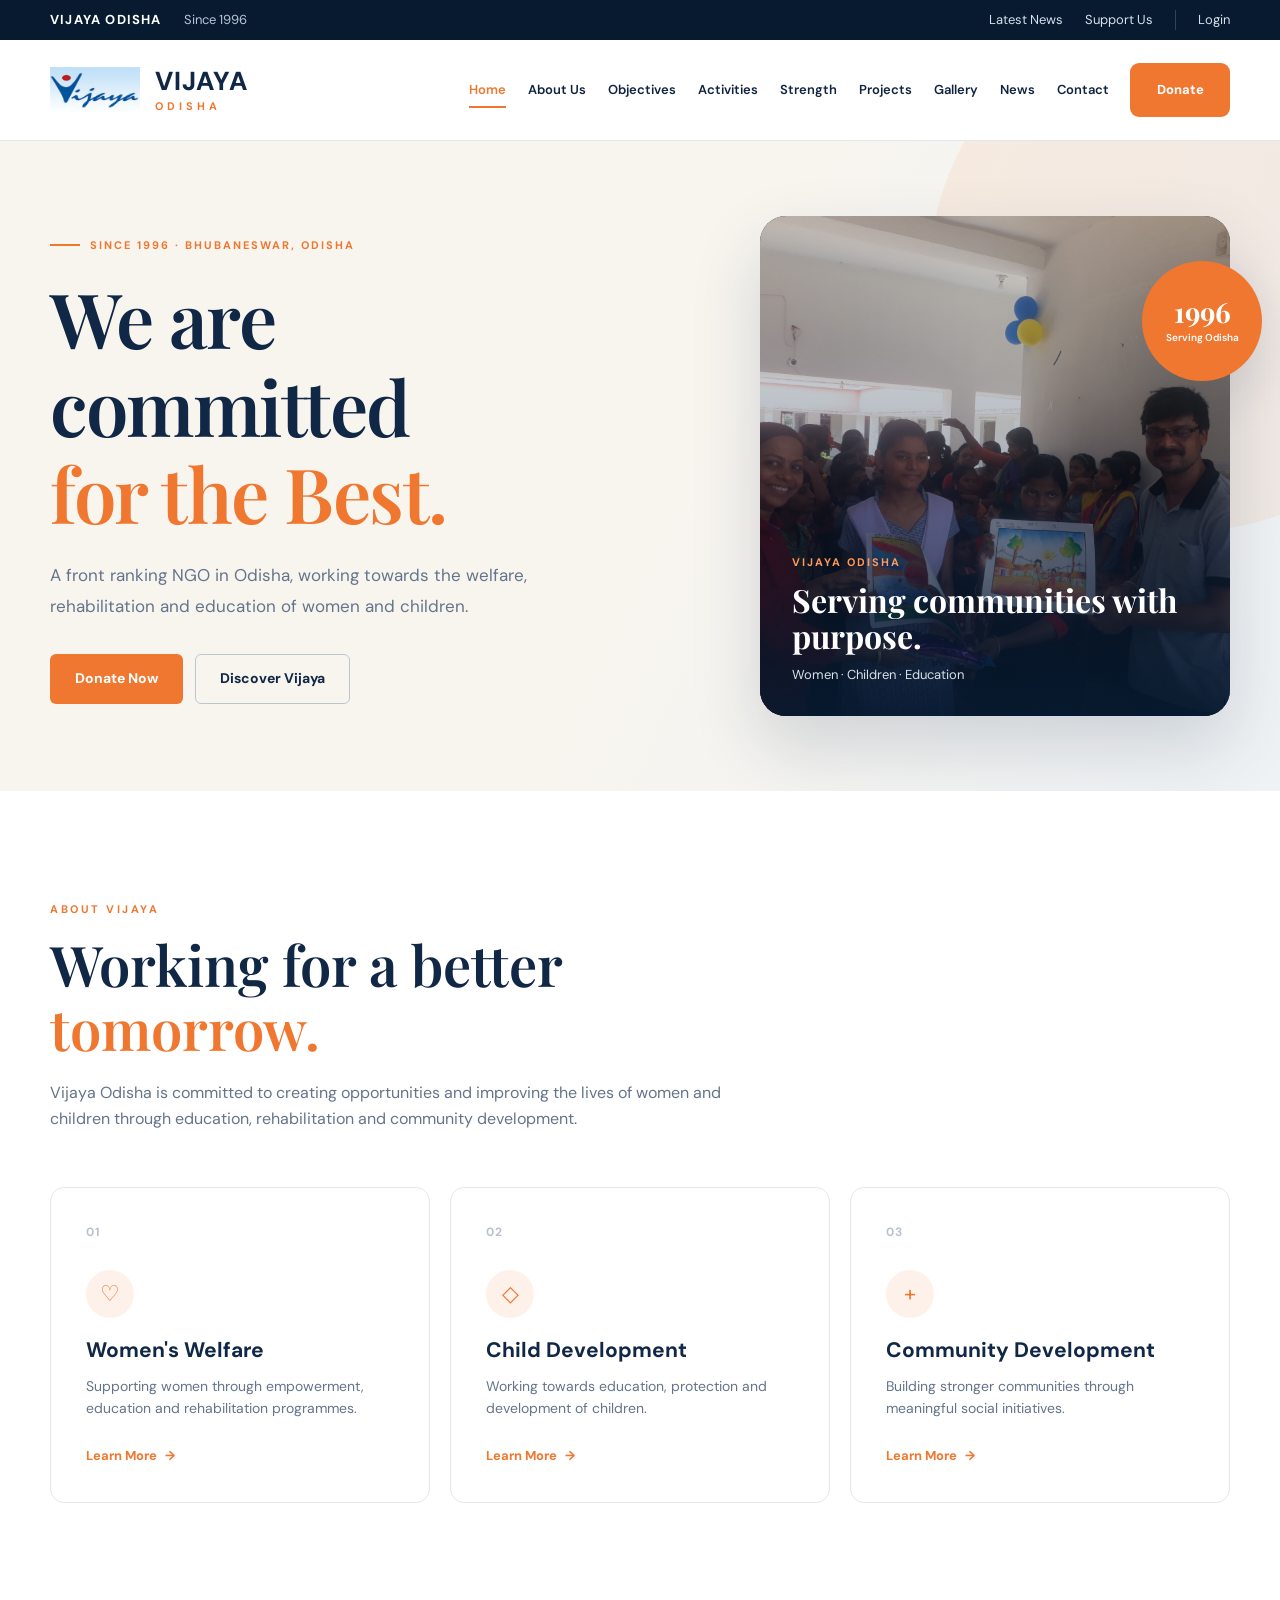
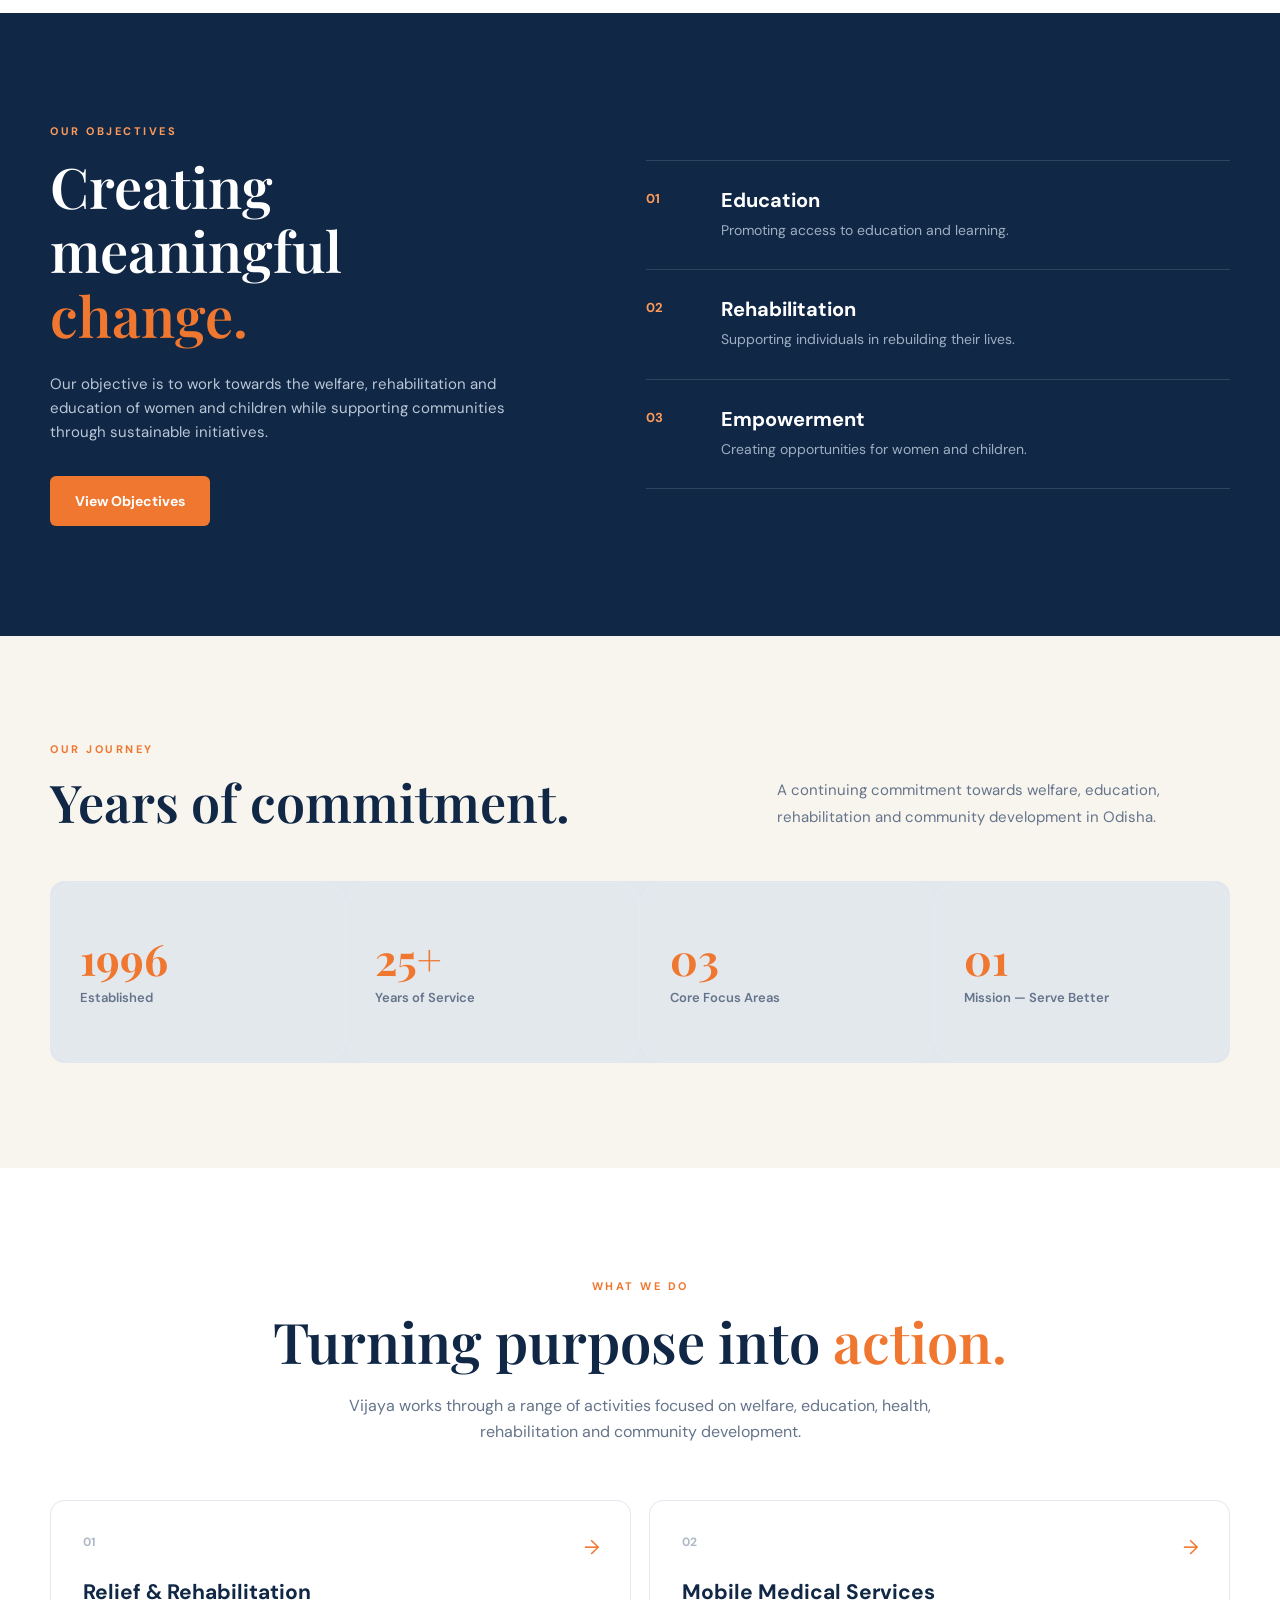
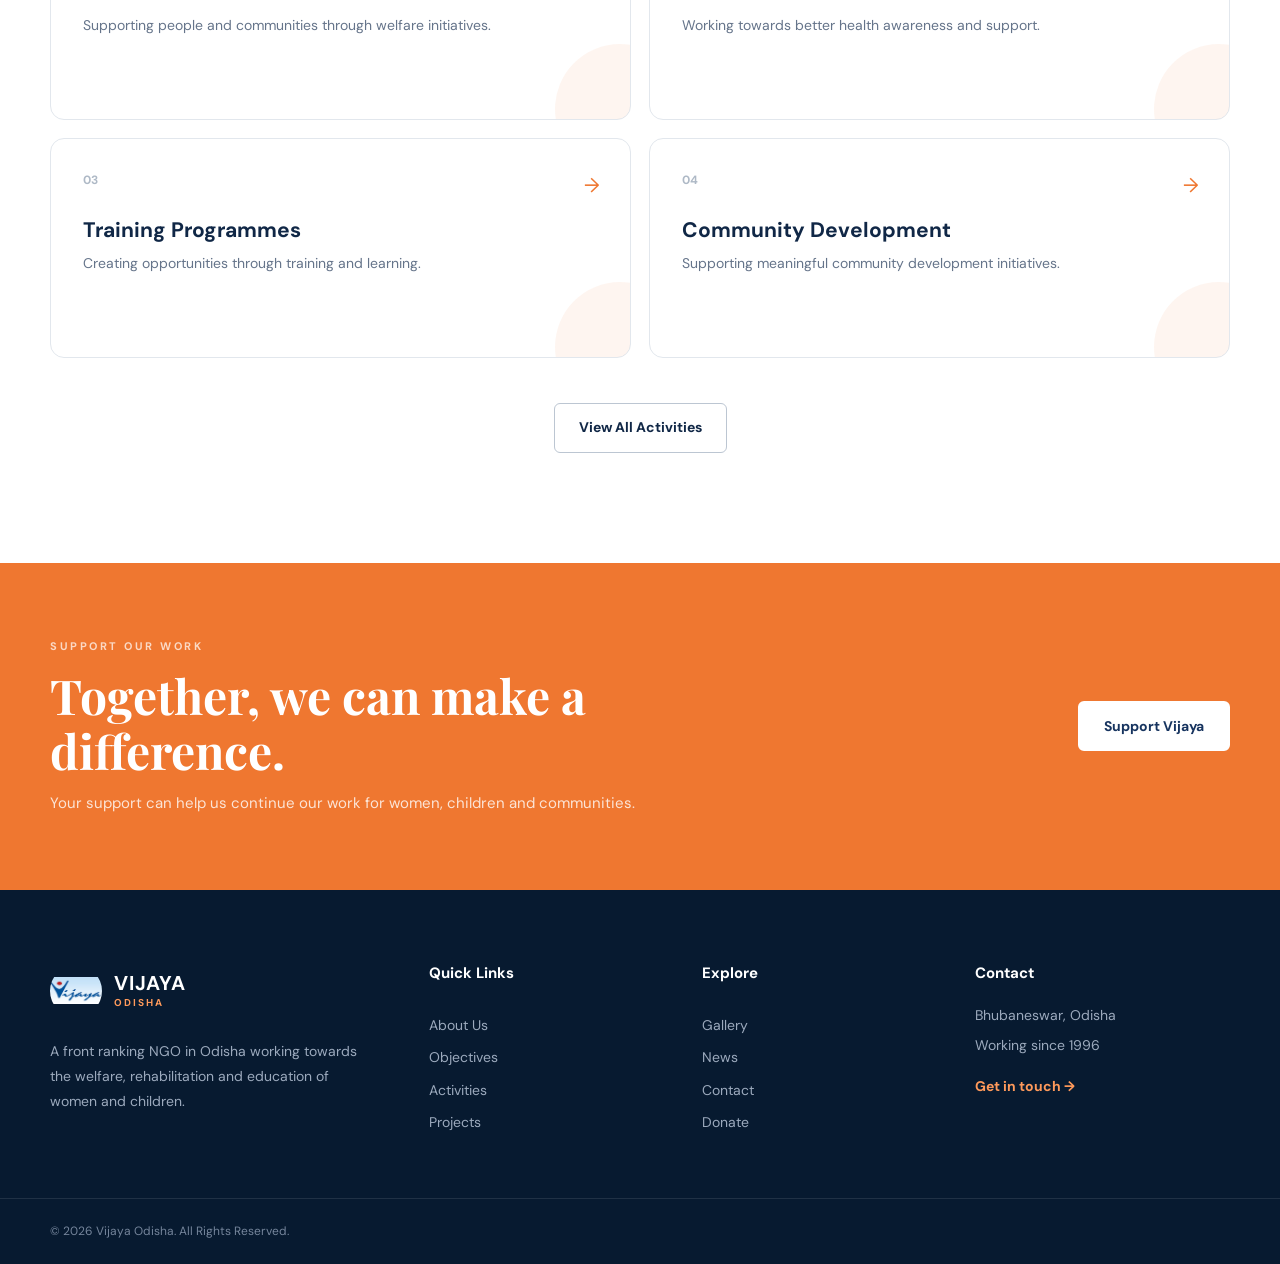
<file: index.html>
<!DOCTYPE html>
<html lang="en">

<head>
    <meta charset="UTF-8">
    <meta name="viewport" content="width=device-width, initial-scale=1.0">

    <title>Home - Vijaya Odisha</title>

    <meta name="description"
        content="VIJAYA is a front ranking NGO in Odisha working for women's welfare, rehabilitation and education since 1996.">

    <!-- Google Fonts -->
    <link rel="preconnect" href="https://fonts.googleapis.com">
    <link rel="preconnect" href="https://fonts.gstatic.com" crossorigin>

    <link
        href="https://fonts.googleapis.com/css2?family=DM+Sans:wght@400;500;600;700&family=Playfair+Display:wght@500;600;700&display=swap"
        rel="stylesheet">

    <!-- Main CSS -->
    <link rel="stylesheet" href="css/style.css">
</head>


<body>

    <!-- =====================================================
         TOP BAR
    ====================================================== -->

    <div class="topbar">

        <div class="container topbar-inner">

            <div class="topbar-left">
                <span>VIJAYA ODISHA</span>
                <span>Since 1996</span>
            </div>

            <div class="topbar-right">

                <a href="news.html">
                    Latest News
                </a>

                <a href="donate.html">
                    Support Us
                </a>

                <a href="login.html" class="login-link">
                    Login
                </a>

            </div>

        </div>

    </div>


    <!-- =====================================================
         MAIN HEADER
    ====================================================== -->

    <header class="header">

        <div class="container header-inner">

            <!-- LOGO -->

            <a href="index.html" class="brand">

                <img
                    src="assets/images/vijay-odisha-logo.jpg"
                    alt="Vijaya Odisha Logo"
                    class="brand-logo">

                <div class="brand-text">
                    <strong>VIJAYA</strong>
                    <span>ODISHA</span>
                </div>

            </a>


            <!-- DESKTOP NAVIGATION -->

            <nav class="navigation">

                <a href="index.html" class="active">
                    Home
                </a>

                <a href="about-us.html">
                    About Us
                </a>

                <a href="objectives.html">
                    Objectives
                </a>

                <a href="activities.html">
                    Activities
                </a>

                <a href="strength.html">
                    Strength
                </a>

                <a href="projects.html">
                    Projects
                </a>

                <a href="photo-gallery.html">
                    Gallery
                </a>

                <a href="news.html">
                    News
                </a>

                <a href="contact.html">
                    Contact
                </a>

                <a href="donate.html" class="donate-link">
                    Donate
                </a>

            </nav>


            <!-- MOBILE MENU BUTTON -->

            <button
                class="menu-toggle"
                id="menuToggle"
                aria-label="Open Menu">

                <span></span>
                <span></span>
                <span></span>

            </button>

        </div>


        <!-- MOBILE NAVIGATION -->

        <nav
            class="mobile-navigation"
            id="mobileNavigation">

            <a href="index.html">
                Home
            </a>

            <a href="about-us.html">
                About Us
            </a>

            <a href="objectives.html">
                Objectives
            </a>

            <a href="activities.html">
                Activities
            </a>

            <a href="strength.html">
                Strength
            </a>

            <a href="projects.html">
                Projects
            </a>

            <a href="photo-gallery.html">
                Gallery
            </a>

            <a href="news.html">
                News
            </a>

            <a href="contact.html">
                Contact
            </a>

            <a href="donate.html">
                Donate
            </a>

            <a href="login.html">
                Login
            </a>

        </nav>

    </header>



    <!-- =====================================================
         HERO SECTION
    ====================================================== -->

    <main>

        <section class="hero">

            <div class="hero-background-shape"></div>

            <div class="container hero-inner">


                <!-- HERO CONTENT -->

                <div class="hero-content">

                    <div class="hero-label">
                        SINCE 1996 · BHUBANESWAR, ODISHA
                    </div>

                    <h1>
                        We are committed
                        <br>
                        <span>for the Best.</span>
                    </h1>

                    <p>
                        A front ranking NGO in Odisha, working
                        towards the welfare, rehabilitation and
                        education of women and children.
                    </p>


                    <div class="hero-buttons">

                        <a
                            href="donate.html"
                            class="button button-primary">
                            Donate Now
                        </a>

                        <a
                            href="about-us.html"
                            class="button button-outline">
                            Discover Vijaya
                        </a>

                    </div>

                </div>



                <!-- HERO VISUAL -->

                <div class="hero-card-wrapper">

                    <div class="hero-card">

                        <div class="hero-card-image">

                            <img
                                src="assets/images/20190811_121222.jpg"
                                alt="Vijaya Odisha activity">

                        </div>

                        <div class="hero-card-overlay"></div>

                        <div class="hero-card-content">

                            <span class="hero-card-small">
                                VIJAYA ODISHA
                            </span>

                            <h2>
                                Serving communities
                                with purpose.
                            </h2>

                            <p>
                                Women · Children · Education
                            </p>

                        </div>

                    </div>


                    <div class="hero-year-badge">
                        <strong>1996</strong>
                        <span>Serving Odisha</span>
                    </div>

                </div>

            </div>

        </section>



        <!-- =================================================
             INTRODUCTION
        ================================================== -->

        <section class="intro-section">

            <div class="container">


                <div class="section-heading">

                    <div class="section-label">
                        ABOUT VIJAYA
                    </div>

                    <h2>
                        Working for a better
                        <span>tomorrow.</span>
                    </h2>

                    <p>
                        Vijaya Odisha is committed to creating
                        opportunities and improving the lives
                        of women and children through education,
                        rehabilitation and community development.
                    </p>

                </div>



                <div class="intro-grid">


                    <!-- CARD 01 -->

                    <article class="intro-box">

                        <div class="intro-number">
                            01
                        </div>

                        <div class="intro-icon">
                            ♡
                        </div>

                        <h3>
                            Women's Welfare
                        </h3>

                        <p>
                            Supporting women through empowerment,
                            education and rehabilitation programmes.
                        </p>

                        <a href="objectives.html">
                            Learn More
                            <span>→</span>
                        </a>

                    </article>



                    <!-- CARD 02 -->

                    <article class="intro-box">

                        <div class="intro-number">
                            02
                        </div>

                        <div class="intro-icon">
                            ◇
                        </div>

                        <h3>
                            Child Development
                        </h3>

                        <p>
                            Working towards education, protection
                            and development of children.
                        </p>

                        <a href="activities.html">
                            Learn More
                            <span>→</span>
                        </a>

                    </article>



                    <!-- CARD 03 -->

                    <article class="intro-box">

                        <div class="intro-number">
                            03
                        </div>

                        <div class="intro-icon">
                            +
                        </div>

                        <h3>
                            Community Development
                        </h3>

                        <p>
                            Building stronger communities through
                            meaningful social initiatives.
                        </p>

                        <a href="projects.html">
                            Learn More
                            <span>→</span>
                        </a>

                    </article>

                </div>

            </div>

        </section>



        <!-- =================================================
             OBJECTIVES
        ================================================== -->

        <section class="objectives-section">

            <div class="container objectives-grid">


                <div class="objectives-content">

                    <div class="section-label">
                        OUR OBJECTIVES
                    </div>

                    <h2>
                        Creating meaningful
                        <span>change.</span>
                    </h2>

                    <p>
                        Our objective is to work towards the welfare,
                        rehabilitation and education of women and
                        children while supporting communities
                        through sustainable initiatives.
                    </p>

                    <a
                        href="objectives.html"
                        class="button button-primary">
                        View Objectives
                    </a>

                </div>



                <div class="objectives-list">


                    <div class="objective-item">

                        <span>01</span>

                        <div>
                            <h3>
                                Education
                            </h3>

                            <p>
                                Promoting access to education
                                and learning.
                            </p>
                        </div>

                    </div>



                    <div class="objective-item">

                        <span>02</span>

                        <div>
                            <h3>
                                Rehabilitation
                            </h3>

                            <p>
                                Supporting individuals in
                                rebuilding their lives.
                            </p>
                        </div>

                    </div>



                    <div class="objective-item">

                        <span>03</span>

                        <div>
                            <h3>
                                Empowerment
                            </h3>

                            <p>
                                Creating opportunities for
                                women and children.
                            </p>
                        </div>

                    </div>

                </div>

            </div>

        </section>



        <!-- =================================================
             IMPACT SECTION
        ================================================== -->

        <section class="impact-section">

            <div class="container">

                <div class="impact-header">

                    <div>
                        <div class="section-label">
                            OUR JOURNEY
                        </div>

                        <h2>
                            Years of commitment.
                        </h2>
                    </div>

                    <p>
                        A continuing commitment towards welfare,
                        education, rehabilitation and community
                        development in Odisha.
                    </p>

                </div>


                <div class="impact-grid">


                    <div class="impact-card">

                        <strong>
                            1996
                        </strong>

                        <span>
                            Established
                        </span>

                    </div>


                    <div class="impact-card">

                        <strong>
                            25+
                        </strong>

                        <span>
                            Years of Service
                        </span>

                    </div>


                    <div class="impact-card">

                        <strong>
                            03
                        </strong>

                        <span>
                            Core Focus Areas
                        </span>

                    </div>


                    <div class="impact-card">

                        <strong>
                            01
                        </strong>

                        <span>
                            Mission — Serve Better
                        </span>

                    </div>

                </div>

            </div>

        </section>



        <!-- =================================================
             ACTIVITIES PREVIEW
        ================================================== -->

        <section class="activities-preview">

            <div class="container">


                <div class="section-heading centered">

                    <div class="section-label">
                        WHAT WE DO
                    </div>

                    <h2>
                        Turning purpose into
                        <span>action.</span>
                    </h2>

                    <p>
                        Vijaya works through a range of activities
                        focused on welfare, education, health,
                        rehabilitation and community development.
                    </p>

                </div>



                <div class="activities-preview-grid">


                    <a
                        href="activities.html"
                        class="activity-preview-card">

                        <span class="activity-number">
                            01
                        </span>

                        <h3>
                            Relief & Rehabilitation
                        </h3>

                        <p>
                            Supporting people and communities
                            through welfare initiatives.
                        </p>

                        <span class="activity-arrow">
                            →
                        </span>

                    </a>



                    <a
                        href="activities.html"
                        class="activity-preview-card">

                        <span class="activity-number">
                            02
                        </span>

                        <h3>
                            Mobile Medical Services
                        </h3>

                        <p>
                            Working towards better health
                            awareness and support.
                        </p>

                        <span class="activity-arrow">
                            →
                        </span>

                    </a>



                    <a
                        href="activities.html"
                        class="activity-preview-card">

                        <span class="activity-number">
                            03
                        </span>

                        <h3>
                            Training Programmes
                        </h3>

                        <p>
                            Creating opportunities through
                            training and learning.
                        </p>

                        <span class="activity-arrow">
                            →
                        </span>

                    </a>



                    <a
                        href="activities.html"
                        class="activity-preview-card">

                        <span class="activity-number">
                            04
                        </span>

                        <h3>
                            Community Development
                        </h3>

                        <p>
                            Supporting meaningful community
                            development initiatives.
                        </p>

                        <span class="activity-arrow">
                            →
                        </span>

                    </a>

                </div>


                <div class="center-button">

                    <a
                        href="activities.html"
                        class="button button-outline">
                        View All Activities
                    </a>

                </div>

            </div>

        </section>



        <!-- =================================================
             SUPPORT CTA
        ================================================== -->

        <section class="cta-section">

            <div class="container cta-inner">

                <div>

                    <div class="section-label">
                        SUPPORT OUR WORK
                    </div>

                    <h2>
                        Together, we can make
                        <span>a difference.</span>
                    </h2>

                    <p>
                        Your support can help us continue our work
                        for women, children and communities.
                    </p>

                </div>


                <a
                    href="donate.html"
                    class="button button-light">
                    Support Vijaya
                </a>

            </div>

        </section>

    </main>



    <!-- =====================================================
         FOOTER
    ====================================================== -->

    <footer class="footer">

        <div class="container footer-grid">


            <div class="footer-about">

                <a
                    href="index.html"
                    class="footer-brand">

                    <img
                        src="assets/images/vijay-odisha-logo.jpg"
                        alt="Vijaya Odisha Logo">

                    <div>
                        <strong>VIJAYA</strong>
                        <span>ODISHA</span>
                    </div>

                </a>

                <p>
                    A front ranking NGO in Odisha working
                    towards the welfare, rehabilitation and
                    education of women and children.
                </p>

            </div>



            <div class="footer-links">

                <h3>
                    Quick Links
                </h3>

                <a href="about-us.html">
                    About Us
                </a>

                <a href="objectives.html">
                    Objectives
                </a>

                <a href="activities.html">
                    Activities
                </a>

                <a href="projects.html">
                    Projects
                </a>

            </div>



            <div class="footer-links">

                <h3>
                    Explore
                </h3>

                <a href="photo-gallery.html">
                    Gallery
                </a>

                <a href="news.html">
                    News
                </a>

                <a href="contact.html">
                    Contact
                </a>

                <a href="donate.html">
                    Donate
                </a>

            </div>



            <div class="footer-contact">

                <h3>
                    Contact
                </h3>

                <p>
                    Bhubaneswar, Odisha
                </p>

                <p>
                    Working since 1996
                </p>

                <a href="contact.html">
                    Get in touch →
                </a>

            </div>

        </div>



        <div class="footer-bottom">

            <div class="container">

                <p>
                    © 2026 Vijaya Odisha.
                    All Rights Reserved.
                </p>

            </div>

        </div>

    </footer>



    <!-- JavaScript -->

    <script src="js/script.js"></script>

</body>

</html>
</file>
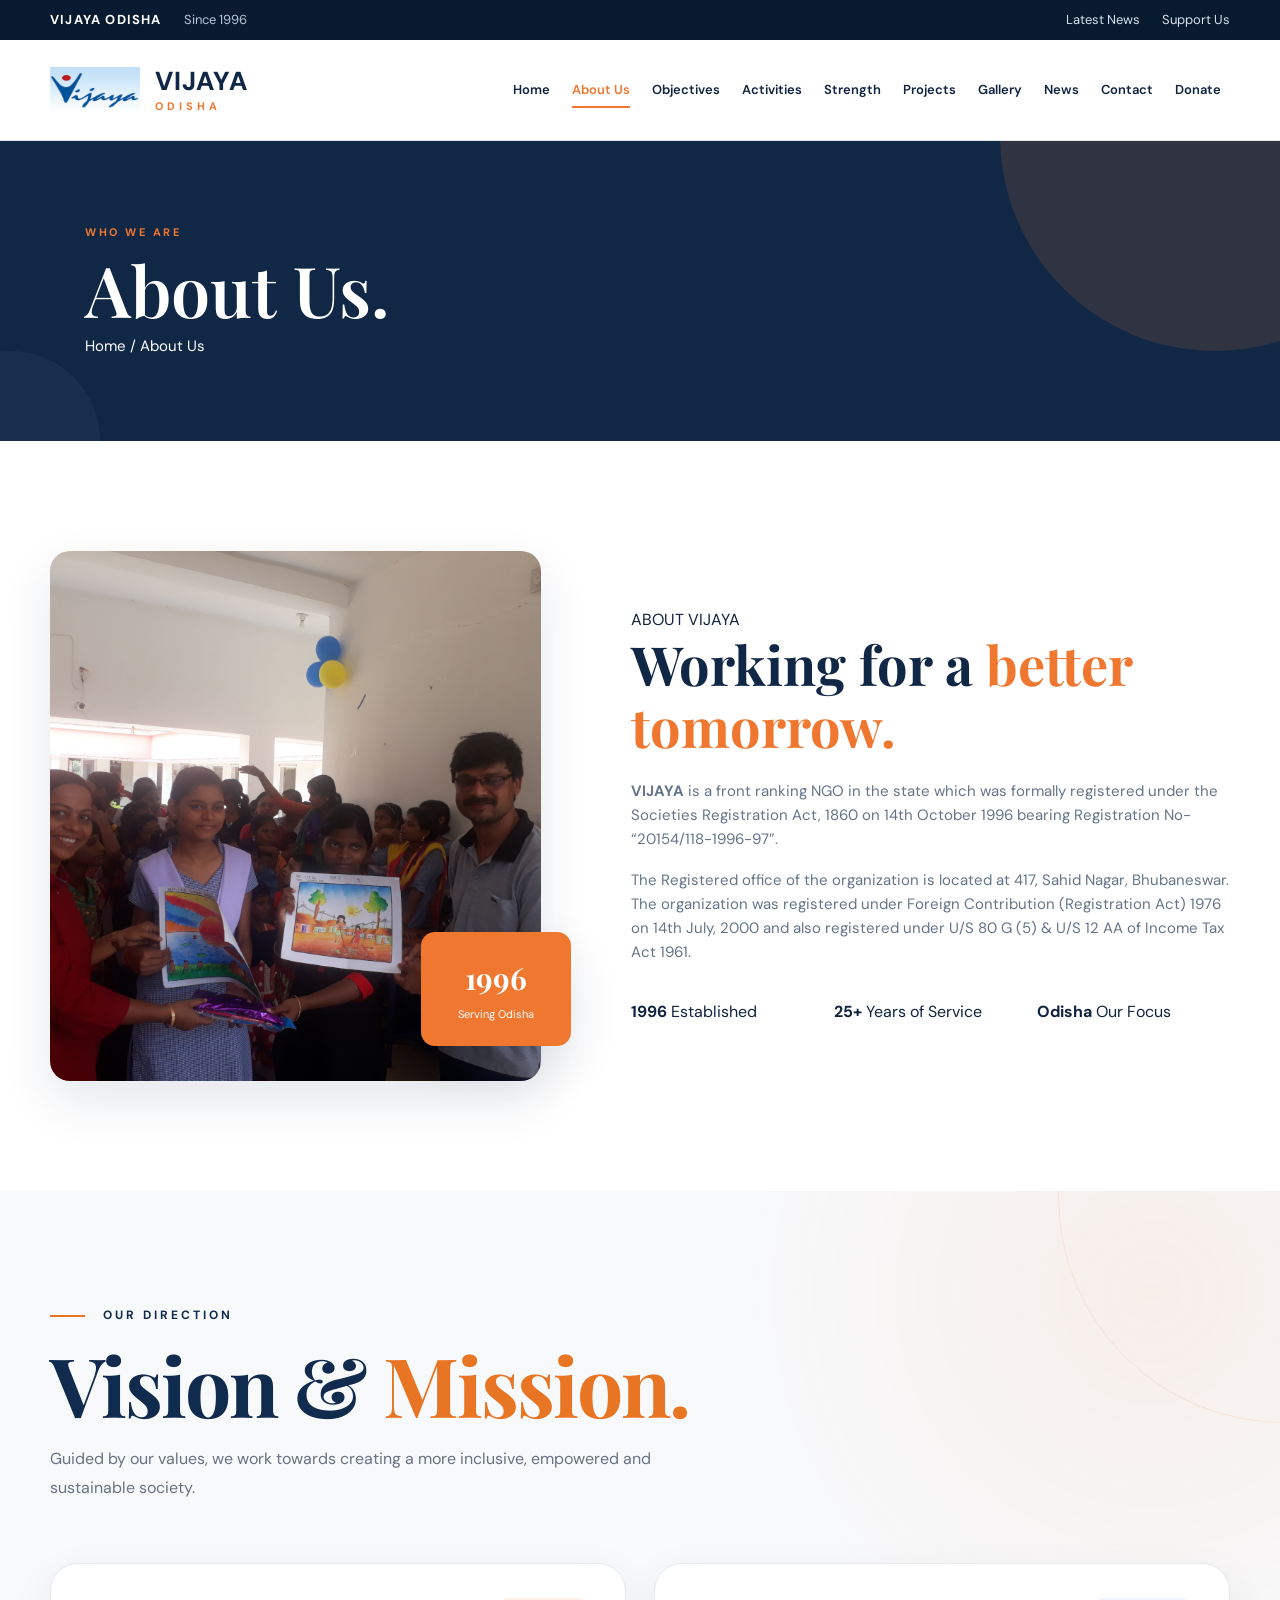
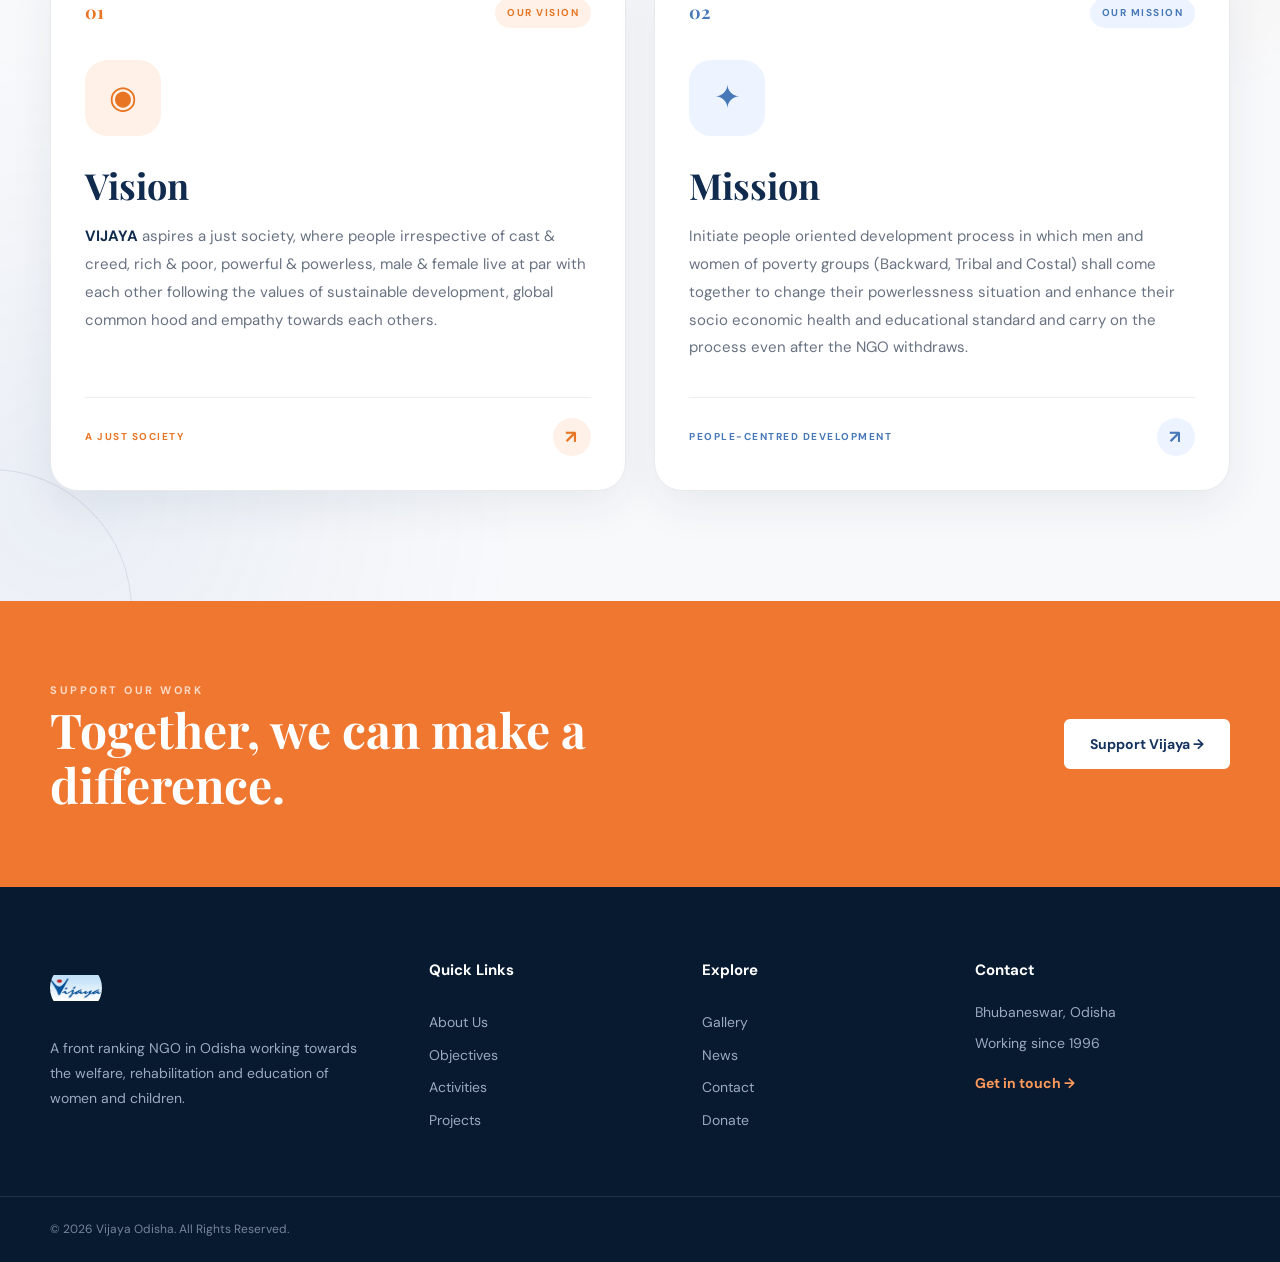
<file: about-us.html>
<!DOCTYPE html>
<html lang="en">

<head>
    <meta charset="UTF-8">
    <meta name="viewport" content="width=device-width, initial-scale=1.0">

    <title>About Us - Vijaya Odisha</title>

    <meta name="description"
        content="Learn about Vijaya Odisha, our vision, mission and commitment towards women, children and communities.">

    <link rel="preconnect" href="https://fonts.googleapis.com">
    <link rel="preconnect" href="https://fonts.gstatic.com" crossorigin>

    <link
        href="https://fonts.googleapis.com/css2?family=DM+Sans:wght@400;500;600;700&family=Playfair+Display:wght@500;600;700&display=swap"
        rel="stylesheet">

    <link rel="stylesheet" href="css/style.css">
</head>

<body>

    <!-- TOP BAR -->
    <div class="topbar">

        <div class="container topbar-inner">

            <div class="topbar-left">
                <span>VIJAYA ODISHA</span>
                <span>Since 1996</span>
            </div>

            <div class="topbar-right">
                <a href="news.html">Latest News</a>
                <a href="donate.html">Support Us</a>
                <a href="contact.html">Contact</a>
            </div>

        </div>

    </div>


    <!-- HEADER -->
    <header class="header">

        <div class="container header-inner">

            <!-- BRAND -->
            <a href="index.html" class="brand">

                <img
                    src="assets/images/vijay-odisha-logo.jpg"
                    alt="Vijaya Odisha Logo"
                    class="brand-logo">

                <div class="brand-text">

                    <strong>VIJAYA</strong>

                    <span>ODISHA</span>

                </div>

            </a>


            <!-- NAVIGATION -->
            <nav class="navigation">

                <a href="index.html">
                    Home
                </a>

                <a href="about-us.html" class="active">
                    About Us
                </a>

                <a href="objectives.html">
                    Objectives
                </a>

                <a href="activities.html">
                    Activities
                </a>

                <a href="strength.html">
                    Strength
                </a>

                <a href="projects.html">
                    Projects
                </a>

                <a href="photo-gallery.html">
                    Gallery
                </a>

                <a href="news.html">
                    News
                </a>

                <a href="contact.html">
                    Contact
                </a>

                <a href="donate.html" class="donate-button">
                    Donate
                </a>

            </nav>


            <!-- MOBILE MENU BUTTON -->
            <button
                class="menu-toggle"
                id="menuToggle"
                aria-label="Open Menu">
                ☰
            </button>

        </div>


        <!-- MOBILE NAVIGATION -->
        <nav
            class="mobile-navigation"
            id="mobileNavigation">

            <a href="index.html">Home</a>

            <a href="about-us.html">About Us</a>

            <a href="objectives.html">Objectives</a>

            <a href="activities.html">Activities</a>

            <a href="strength.html">Strength</a>

            <a href="projects.html">Projects</a>

            <a href="photo-gallery.html">Gallery</a>

            <a href="news.html">News</a>

            <a href="contact.html">Contact</a>

            <a href="donate.html">Donate</a>

        </nav>

    </header>


    <!-- PAGE HERO -->
    <section class="page-hero">

        <div class="container page-hero-content">

            <span class="section-label">
                WHO WE ARE
            </span>

            <h1>
                About <span>Us.</span>
            </h1>

            <p>
                Home / About Us
            </p>

        </div>

    </section>


    <main>

        <!-- ABOUT -->
        <section class="section about-modern">

            <div class="container about-grid">

                <div class="about-visual">

                    <div class="about-image-card">

                        <img
                            src="assets/images/20190811_121222.jpg"
                            alt="Vijaya Odisha">

                        <div class="about-badge">

                            <strong>1996</strong>

                            <span>
                                Serving Odisha
                            </span>

                        </div>

                    </div>

                </div>


                <div class="about-content">

                    <span class="eyebrow">
                        ABOUT VIJAYA
                    </span>

                    <h2>
                        Working for a
                        <span>better tomorrow.</span>
                    </h2>

                    <p>
                        <strong>VIJAYA</strong> is a front ranking NGO
                        in the state which was formally registered
                        under the Societies Registration Act, 1860
                        on 14th October 1996 bearing Registration
                        No- “20154/118-1996-97”.
                    </p>

                    <p>
                        The Registered office of the organization
                        is located at 417, Sahid Nagar, Bhubaneswar.
                        The organization was registered under
                        Foreign Contribution (Registration Act)
                        1976 on 14th July, 2000 and also registered
                        under U/S 80 G (5) & U/S 12 AA of Income
                        Tax Act 1961.
                    </p>


                    <div class="about-stats">

                        <div>
                            <strong>1996</strong>
                            <span>Established</span>
                        </div>

                        <div>
                            <strong>25+</strong>
                            <span>Years of Service</span>
                        </div>

                        <div>
                            <strong>Odisha</strong>
                            <span>Our Focus</span>
                        </div>

                    </div>

                </div>

            </div>

        </section>


        <!-- =========================================================
             VISION & MISSION
        ========================================================= -->

        <section class="vision-mission-section">

            <div class="container">

                <!-- SECTION HEADING -->

                <div class="vision-heading">

                    <span class="vision-label">
                        OUR DIRECTION
                    </span>

                    <h2>
                        Vision &
                        <span>Mission.</span>
                    </h2>

                    <p>
                        Guided by our values, we work towards creating
                        a more inclusive, empowered and sustainable
                        society.
                    </p>

                </div>


                <!-- VISION & MISSION CARDS -->

                <div class="vision-mission-grid">


                    <!-- =================================================
                         VISION
                    ================================================== -->

                    <article class="vision-card vision-card-vision">

                        <div class="vision-card-top">

                            <span class="vision-number">
                                01
                            </span>

                            <span class="vision-card-label">
                                OUR VISION
                            </span>

                        </div>


                        <div class="vision-icon">
                            ◉
                        </div>


                        <div class="vision-card-content">

                            <h3>
                                Vision
                            </h3>

                            <p>
                                <strong>VIJAYA</strong> aspires a just society,
                                where people irrespective of cast & creed,
                                rich & poor, powerful & powerless, male &
                                female live at par with each other following
                                the values of sustainable development, global
                                common hood and empathy towards each others.
                            </p>

                        </div>


                        <div class="vision-card-footer">

                            <span>
                                A JUST SOCIETY
                            </span>

                            <span class="vision-arrow">
                                ↗
                            </span>

                        </div>

                    </article>


                    <!-- =================================================
                         MISSION
                    ================================================== -->

                    <article class="vision-card vision-card-mission">

                        <div class="vision-card-top">

                            <span class="vision-number">
                                02
                            </span>

                            <span class="vision-card-label">
                                OUR MISSION
                            </span>

                        </div>


                        <div class="vision-icon">
                            ✦
                        </div>


                        <div class="vision-card-content">

                            <h3>
                                Mission
                            </h3>

                            <p>
                                Initiate people oriented development process
                                in which men and women of poverty groups
                                (Backward, Tribal and Costal) shall come
                                together to change their powerlessness
                                situation and enhance their socio economic
                                health and educational standard and carry on
                                the process even after the NGO withdraws.
                            </p>

                        </div>


                        <div class="vision-card-footer">

                            <span>
                                PEOPLE-CENTRED DEVELOPMENT
                            </span>

                            <span class="vision-arrow">
                                ↗
                            </span>

                        </div>

                    </article>


                </div>

            </div>

        </section>


        <!-- CTA -->
        <section class="cta-section">

            <div class="container cta-inner">

                <div>

                    <span class="section-label">
                        SUPPORT OUR WORK
                    </span>

                    <h2>
                        Together, we can make
                        <span>a difference.</span>
                    </h2>

                </div>

                <a
                    href="donate.html"
                    class="button button-light">
                    Support Vijaya →
                </a>

            </div>

        </section>

    </main>


    <!-- FOOTER -->
    <footer class="footer">

        <div class="container footer-grid">

            <div class="footer-about">

                <a
                    href="index.html"
                    class="footer-brand">

                    <img
                        src="assets/images/vijay-odisha-logo.jpg"
                        alt="Vijaya Odisha Logo">

                </a>

                <p>
                    A front ranking NGO in Odisha working
                    towards the welfare, rehabilitation and
                    education of women and children.
                </p>

            </div>


            <div class="footer-links">

                <h3>
                    Quick Links
                </h3>

                <a href="about-us.html">
                    About Us
                </a>

                <a href="objectives.html">
                    Objectives
                </a>

                <a href="activities.html">
                    Activities
                </a>

                <a href="projects.html">
                    Projects
                </a>

            </div>


            <div class="footer-links">

                <h3>
                    Explore
                </h3>

                <a href="photo-gallery.html">
                    Gallery
                </a>

                <a href="news.html">
                    News
                </a>

                <a href="contact.html">
                    Contact
                </a>

                <a href="donate.html">
                    Donate
                </a>

            </div>


            <div class="footer-contact">

                <h3>
                    Contact
                </h3>

                <p>
                    Bhubaneswar, Odisha
                </p>

                <p>
                    Working since 1996
                </p>

                <a href="contact.html">
                    Get in touch →
                </a>

            </div>

        </div>


        <div class="footer-bottom">

            <div class="container">

                <p>
                    © 2026 Vijaya Odisha.
                    All Rights Reserved.
                </p>

            </div>

        </div>

    </footer>


    <script src="js/script.js"></script>

</body>

</html>
</file>
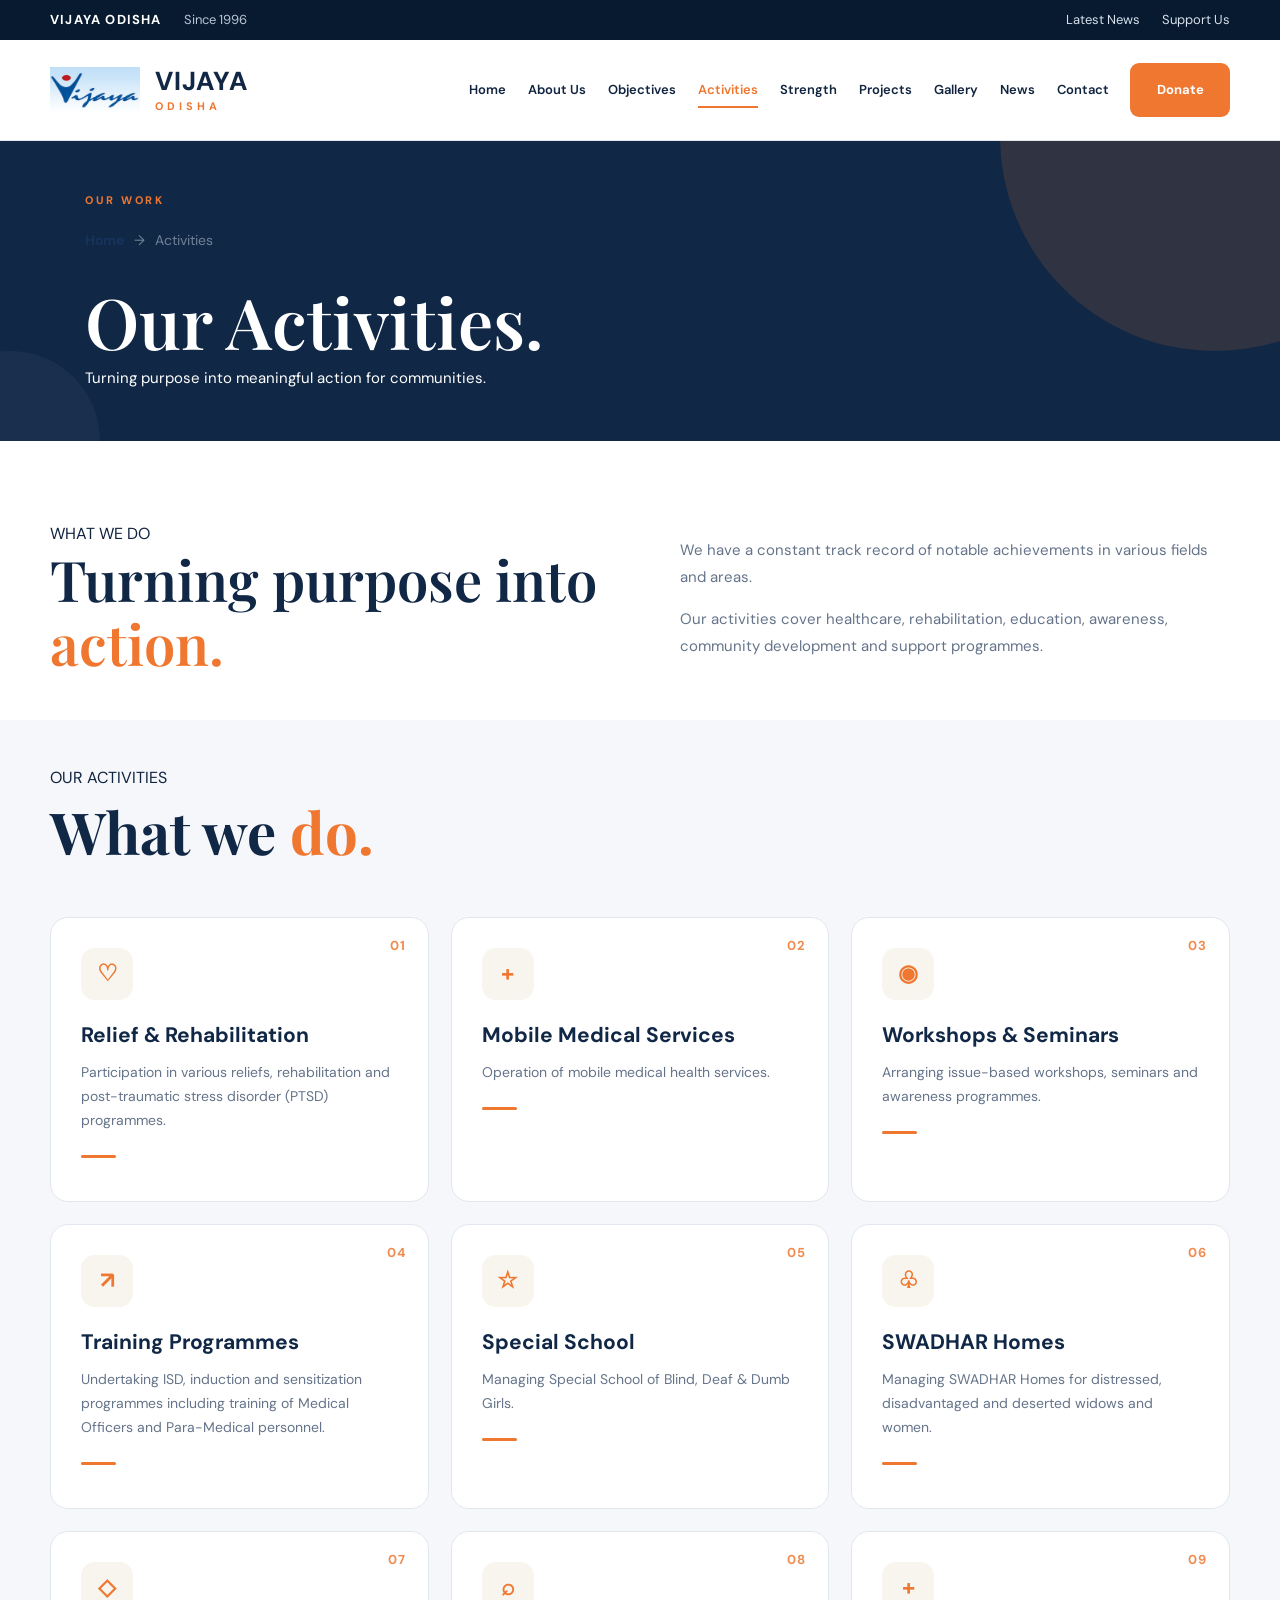
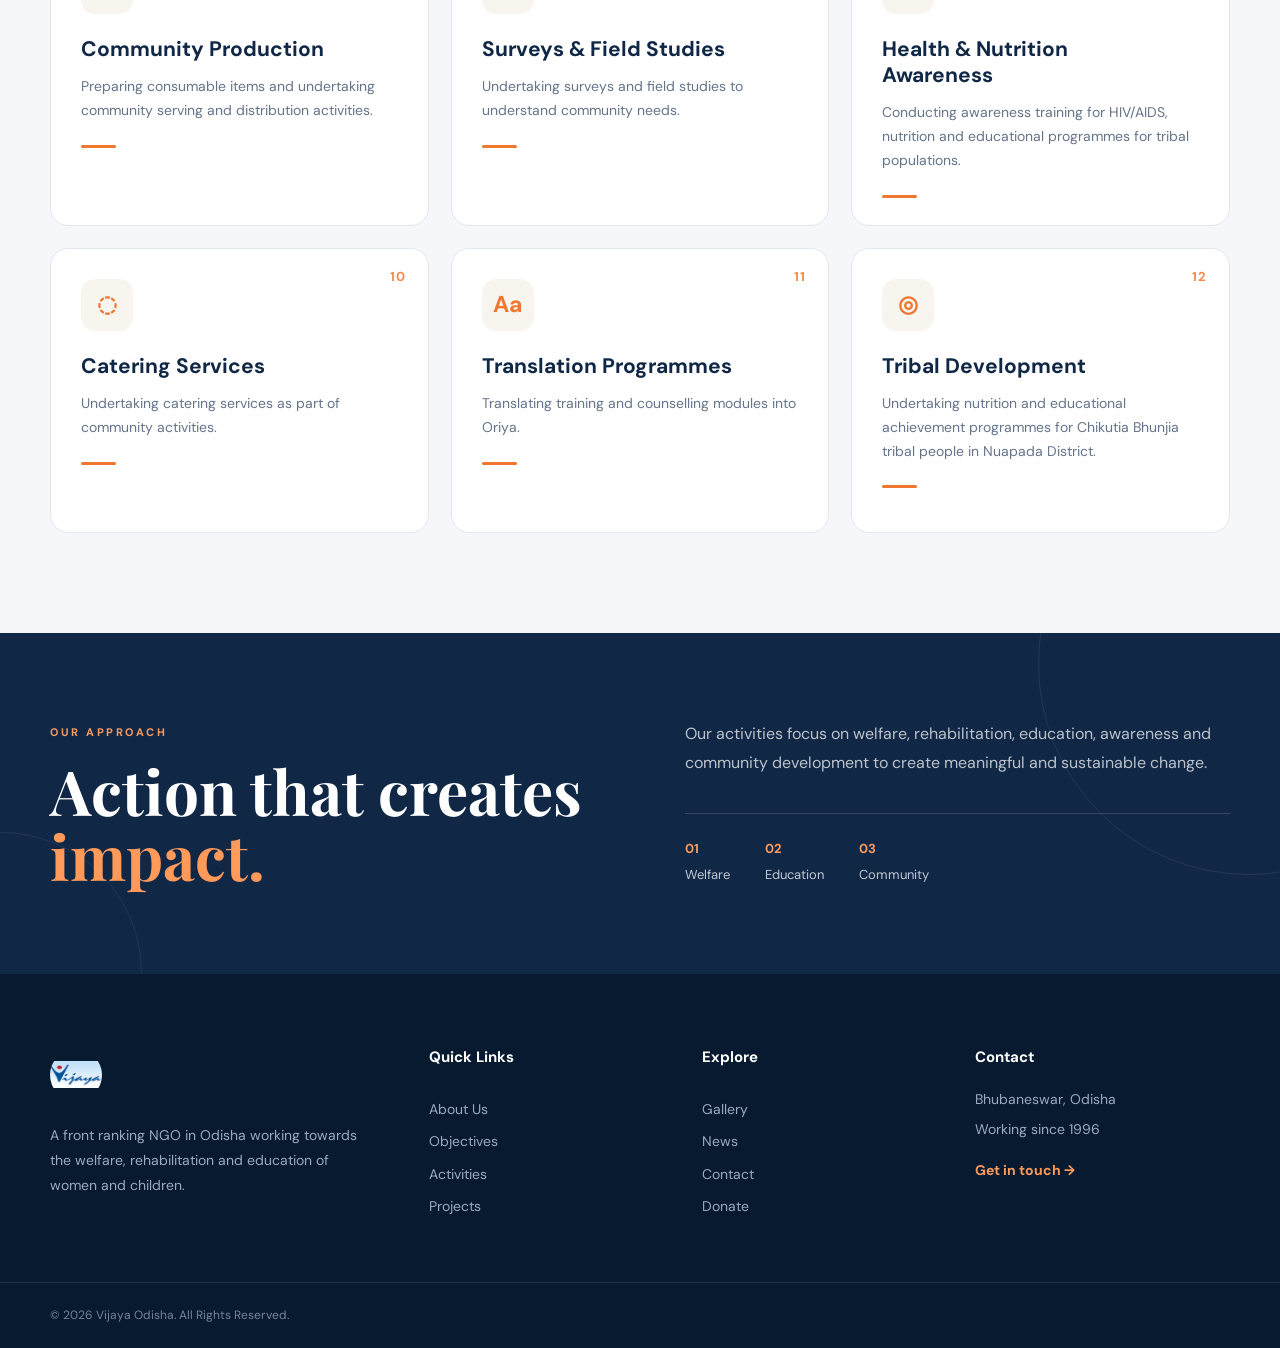
<file: activities.html>
<!DOCTYPE html>
<html lang="en">

<head>

    <meta charset="UTF-8">

    <meta name="viewport"
        content="width=device-width, initial-scale=1.0">

    <meta name="description"
        content="Explore the activities and programmes undertaken by Vijaya Odisha.">

    <title>Activities - Vijaya Odisha</title>

    <!-- Google Fonts -->
    <link rel="preconnect"
        href="https://fonts.googleapis.com">

    <link rel="preconnect"
        href="https://fonts.gstatic.com"
        crossorigin>

    <link
        href="https://fonts.googleapis.com/css2?family=DM+Sans:wght@400;500;600;700&family=Playfair+Display:wght@500;600;700&display=swap"
        rel="stylesheet">

    <!-- Main CSS -->
    <link rel="stylesheet"
        href="css/style.css">

</head>


<body>


    <!-- =====================================
         TOP BAR
    ====================================== -->

    <div class="topbar">

        <div class="container topbar-inner">

            <div class="topbar-left">

                <span>VIJAYA ODISHA</span>

                <span>Since 1996</span>

            </div>


            <div class="topbar-right">

                <a href="news.html">
                    Latest News
                </a>

                <a href="donate.html">
                    Support Us
                </a>

                <a href="contact.html">
                    Contact
                </a>

            </div>

        </div>

    </div>



    <!-- =====================================
         HEADER
    ====================================== -->

    <header class="header">

        <div class="container header-inner">


            <!-- LOGO + VIJAYA ODISHA -->

            <a href="index.html"
                class="brand">

                <img
                    src="assets/images/vijay-odisha-logo.jpg"
                    alt="Vijaya Odisha Logo"
                    class="brand-logo">

                <div class="brand-text">

                    <strong>VIJAYA</strong>

                    <span>ODISHA</span>

                </div>

            </a>



            <!-- DESKTOP NAVIGATION -->

            <nav class="navigation"
                aria-label="Main navigation">

                <a href="index.html">
                    Home
                </a>

                <a href="about-us.html">
                    About Us
                </a>

                <a href="objectives.html">
                    Objectives
                </a>

                <a href="activities.html"
                    class="active">
                    Activities
                </a>

                <a href="strength.html">
                    Strength
                </a>

                <a href="projects.html">
                    Projects
                </a>

                <a href="photo-gallery.html">
                    Gallery
                </a>

                <a href="news.html">
                    News
                </a>

                <a href="contact.html">
                    Contact
                </a>

                <a href="donate.html"
                    class="donate-link">
                    Donate
                </a>

            </nav>



            <!-- MOBILE MENU BUTTON -->

            <button
                class="menu-toggle"
                id="menuToggle"
                aria-label="Open Menu"
                aria-expanded="false">

                ☰

            </button>

        </div>



        <!-- MOBILE NAVIGATION -->

        <nav
            class="mobile-navigation"
            id="mobileNavigation"
            aria-label="Mobile navigation">

            <a href="index.html">
                Home
            </a>

            <a href="about-us.html">
                About Us
            </a>

            <a href="objectives.html">
                Objectives
            </a>

            <a href="activities.html"
                class="active">
                Activities
            </a>

            <a href="strength.html">
                Strength
            </a>

            <a href="projects.html">
                Projects
            </a>

            <a href="photo-gallery.html">
                Gallery
            </a>

            <a href="news.html">
                News
            </a>

            <a href="contact.html">
                Contact
            </a>

            <a href="donate.html">
                Donate
            </a>

        </nav>

    </header>



    <!-- =====================================
         HERO
    ====================================== -->

    <section class="page-hero">

        <div class="container page-hero-content">


            <span class="section-label">
                OUR WORK
            </span>


            <div class="breadcrumb">

                <a href="index.html">
                    Home
                </a>

                <span>→</span>

                <span>
                    Activities
                </span>

            </div>


            <h1>

                Our

                <span>
                    Activities.
                </span>

            </h1>


            <p>

                Turning purpose into meaningful
                action for communities.

            </p>

        </div>

    </section>



    <main>


        <!-- =====================================
             INTRODUCTION
        ====================================== -->

        <section class="activities-intro section">

            <div class="container">


                <div class="activities-intro-grid">


                    <div class="section-heading">

                        <span class="eyebrow">
                            WHAT WE DO
                        </span>


                        <h2>

                            Turning purpose into

                            <span>
                                action.
                            </span>

                        </h2>

                    </div>



                    <div class="activities-intro-text">

                        <p>

                            We have a constant track record
                            of notable achievements in various
                            fields and areas.

                        </p>

                        <p>

                            Our activities cover healthcare,
                            rehabilitation, education, awareness,
                            community development and support
                            programmes.

                        </p>

                    </div>


                </div>

            </div>

        </section>



        <!-- =====================================
             ACTIVITIES
        ====================================== -->

        <section class="activities-section section">

            <div class="container">


                <div class="activities-heading">

                    <span class="eyebrow">
                        OUR ACTIVITIES
                    </span>

                    <h2>
                        What we
                        <span>do.</span>
                    </h2>

                </div>



                <div class="activity-modern-grid">


                    <!-- 01 -->

                    <article class="activity-card">

                        <div class="activity-number">
                            01
                        </div>

                        <div class="activity-icon">
                            ♡
                        </div>

                        <h3>
                            Relief & Rehabilitation
                        </h3>

                        <p>

                            Participation in various
                            reliefs, rehabilitation and
                            post-traumatic stress disorder
                            (PTSD) programmes.

                        </p>

                        <span class="activity-line"></span>

                    </article>



                    <!-- 02 -->

                    <article class="activity-card">

                        <div class="activity-number">
                            02
                        </div>

                        <div class="activity-icon">
                            +
                        </div>

                        <h3>
                            Mobile Medical Services
                        </h3>

                        <p>

                            Operation of mobile medical
                            health services.

                        </p>

                        <span class="activity-line"></span>

                    </article>



                    <!-- 03 -->

                    <article class="activity-card">

                        <div class="activity-number">
                            03
                        </div>

                        <div class="activity-icon">
                            ◉
                        </div>

                        <h3>
                            Workshops & Seminars
                        </h3>

                        <p>

                            Arranging issue-based workshops,
                            seminars and awareness programmes.

                        </p>

                        <span class="activity-line"></span>

                    </article>



                    <!-- 04 -->

                    <article class="activity-card">

                        <div class="activity-number">
                            04
                        </div>

                        <div class="activity-icon">
                            ↗
                        </div>

                        <h3>
                            Training Programmes
                        </h3>

                        <p>

                            Undertaking ISD, induction and
                            sensitization programmes including
                            training of Medical Officers and
                            Para-Medical personnel.

                        </p>

                        <span class="activity-line"></span>

                    </article>



                    <!-- 05 -->

                    <article class="activity-card">

                        <div class="activity-number">
                            05
                        </div>

                        <div class="activity-icon">
                            ☆
                        </div>

                        <h3>
                            Special School
                        </h3>

                        <p>

                            Managing Special School of Blind,
                            Deaf & Dumb Girls.

                        </p>

                        <span class="activity-line"></span>

                    </article>



                    <!-- 06 -->

                    <article class="activity-card">

                        <div class="activity-number">
                            06
                        </div>

                        <div class="activity-icon">
                            ♧
                        </div>

                        <h3>
                            SWADHAR Homes
                        </h3>

                        <p>

                            Managing SWADHAR Homes for
                            distressed, disadvantaged and
                            deserted widows and women.

                        </p>

                        <span class="activity-line"></span>

                    </article>



                    <!-- 07 -->

                    <article class="activity-card">

                        <div class="activity-number">
                            07
                        </div>

                        <div class="activity-icon">
                            ◇
                        </div>

                        <h3>
                            Community Production
                        </h3>

                        <p>

                            Preparing consumable items and
                            undertaking community serving
                            and distribution activities.

                        </p>

                        <span class="activity-line"></span>

                    </article>



                    <!-- 08 -->

                    <article class="activity-card">

                        <div class="activity-number">
                            08
                        </div>

                        <div class="activity-icon">
                            ⌕
                        </div>

                        <h3>
                            Surveys & Field Studies
                        </h3>

                        <p>

                            Undertaking surveys and field
                            studies to understand community
                            needs.

                        </p>

                        <span class="activity-line"></span>

                    </article>



                    <!-- 09 -->

                    <article class="activity-card">

                        <div class="activity-number">
                            09
                        </div>

                        <div class="activity-icon">
                            +
                        </div>

                        <h3>
                            Health & Nutrition Awareness
                        </h3>

                        <p>

                            Conducting awareness training
                            for HIV/AIDS, nutrition and
                            educational programmes for
                            tribal populations.

                        </p>

                        <span class="activity-line"></span>

                    </article>



                    <!-- 10 -->

                    <article class="activity-card">

                        <div class="activity-number">
                            10
                        </div>

                        <div class="activity-icon">
                            ◌
                        </div>

                        <h3>
                            Catering Services
                        </h3>

                        <p>

                            Undertaking catering services
                            as part of community activities.

                        </p>

                        <span class="activity-line"></span>

                    </article>



                    <!-- 11 -->

                    <article class="activity-card">

                        <div class="activity-number">
                            11
                        </div>

                        <div class="activity-icon">
                            Aa
                        </div>

                        <h3>
                            Translation Programmes
                        </h3>

                        <p>

                            Translating training and
                            counselling modules into Oriya.

                        </p>

                        <span class="activity-line"></span>

                    </article>



                    <!-- 12 -->

                    <article class="activity-card">

                        <div class="activity-number">
                            12
                        </div>

                        <div class="activity-icon">
                            ◎
                        </div>

                        <h3>
                            Tribal Development
                        </h3>

                        <p>

                            Undertaking nutrition and
                            educational achievement
                            programmes for Chikutia
                            Bhunjia tribal people in
                            Nuapada District.

                        </p>

                        <span class="activity-line"></span>

                    </article>


                </div>

            </div>

        </section>



        <!-- =====================================
             APPROACH SECTION
        ====================================== -->

        <section class="dark-feature-section">

            <div class="container feature-grid">


                <div>

                    <span class="section-label">
                        OUR APPROACH
                    </span>


                    <h2>

                        Action that creates

                        <span>
                            impact.
                        </span>

                    </h2>

                </div>



                <div class="feature-description">

                    <p>

                        Our activities focus on welfare,
                        rehabilitation, education,
                        awareness and community development
                        to create meaningful and sustainable
                        change.

                    </p>


                    <div class="feature-mini-points">

                        <div>
                            <strong>01</strong>
                            <span>Welfare</span>
                        </div>

                        <div>
                            <strong>02</strong>
                            <span>Education</span>
                        </div>

                        <div>
                            <strong>03</strong>
                            <span>Community</span>
                        </div>

                    </div>

                </div>


            </div>

        </section>


    </main>



    <!-- =====================================
         FOOTER
    ====================================== -->

    <footer class="footer">

        <div class="container footer-grid">


            <!-- ABOUT -->

            <div class="footer-about">

                <a href="index.html"
                    class="footer-brand">

                    <img
                        src="assets/images/vijay-odisha-logo.jpg"
                        alt="Vijaya Odisha Logo">

                </a>


                <p>

                    A front ranking NGO in Odisha
                    working towards the welfare,
                    rehabilitation and education
                    of women and children.

                </p>

            </div>



            <!-- QUICK LINKS -->

            <div class="footer-links">

                <h3>
                    Quick Links
                </h3>


                <a href="about-us.html">
                    About Us
                </a>


                <a href="objectives.html">
                    Objectives
                </a>


                <a href="activities.html">
                    Activities
                </a>


                <a href="projects.html">
                    Projects
                </a>

            </div>



            <!-- EXPLORE -->

            <div class="footer-links">

                <h3>
                    Explore
                </h3>


                <a href="photo-gallery.html">
                    Gallery
                </a>


                <a href="news.html">
                    News
                </a>


                <a href="contact.html">
                    Contact
                </a>


                <a href="donate.html">
                    Donate
                </a>

            </div>



            <!-- CONTACT -->

            <div class="footer-contact">

                <h3>
                    Contact
                </h3>


                <p>
                    Bhubaneswar, Odisha
                </p>


                <p>
                    Working since 1996
                </p>


                <a href="contact.html">
                    Get in touch →
                </a>

            </div>


        </div>



        <!-- FOOTER BOTTOM -->

        <div class="footer-bottom">

            <div class="container">

                <p>

                    © 2026 Vijaya Odisha.
                    All Rights Reserved.

                </p>

            </div>

        </div>

    </footer>



    <!-- JavaScript -->

    <script src="js/script.js"></script>


    <!-- =====================================
         ACTIVITIES PAGE STYLING
         ===================================== -->

    <style>

        /* -------------------------------------
           INTRO
        ------------------------------------- */

        .activities-intro {
            padding-top: 80px;
            padding-bottom: 45px;
        }

        .activities-intro-grid {
            display: grid;
            grid-template-columns: 1fr 1fr;
            gap: 80px;
            align-items: end;
        }

        .activities-intro-text {
            max-width: 580px;
        }

        .activities-intro-text p {
            margin: 0 0 15px;
            color: var(--muted);
            font-size: 15px;
            line-height: 1.8;
        }


        /* -------------------------------------
           ACTIVITIES SECTION
        ------------------------------------- */

        .activities-section {
            padding-top: 45px;
            padding-bottom: 100px;
            background: var(--light-bg);
        }

        .activities-heading {
            margin-bottom: 42px;
        }

        .activities-heading h2 {
            margin: 10px 0 0;
            font-family: "Playfair Display", serif;
            font-size: clamp(38px, 5vw, 58px);
            line-height: 1.05;
            color: var(--navy);
        }

        .activities-heading h2 span {
            color: var(--orange);
        }


        /* -------------------------------------
           GRID
        ------------------------------------- */

        .activity-modern-grid {
            display: grid;
            grid-template-columns: repeat(3, 1fr);
            gap: 22px;
        }


        /* -------------------------------------
           CARD
        ------------------------------------- */

        .activity-card {
            position: relative;
            min-height: 285px;
            padding: 30px 30px 27px;
            background: var(--white);
            border: 1px solid var(--border);
            border-radius: 18px;
            overflow: hidden;
            transition:
                transform 0.3s ease,
                box-shadow 0.3s ease,
                border-color 0.3s ease;
        }

        .activity-card:hover {
            transform: translateY(-7px);
            border-color: rgba(239, 119, 48, 0.35);
            box-shadow: 0 18px 40px rgba(16, 39, 70, 0.10);
        }


        /* NUMBER */

        .activity-number {
            position: absolute;
            top: 18px;
            right: 22px;

            font-size: 13px;
            font-weight: 700;
            letter-spacing: 1px;
            color: var(--orange);

            opacity: 0.85;
        }


        /* ICON */

        .activity-icon {
            width: 52px;
            height: 52px;

            display: flex;
            align-items: center;
            justify-content: center;

            margin-bottom: 22px;

            border-radius: 14px;

            background: var(--cream);
            color: var(--orange);

            font-size: 23px;
            font-weight: 700;

            transition:
                background 0.3s ease,
                color 0.3s ease,
                transform 0.3s ease;
        }

        .activity-card:hover .activity-icon {
            background: var(--orange);
            color: var(--white);
            transform: rotate(-5deg) scale(1.05);
        }


        /* TITLE */

        .activity-card h3 {
            margin: 0 0 13px;

            max-width: 280px;

            font-size: 21px;
            line-height: 1.25;

            color: var(--navy);
        }


        /* DESCRIPTION */

        .activity-card p {
            margin: 0;

            color: var(--muted);

            font-size: 14px;
            line-height: 1.7;
        }


        /* BOTTOM LINE */

        .activity-line {
            display: block;

            width: 35px;
            height: 3px;

            margin-top: 22px;

            background: var(--orange);
            border-radius: 10px;

            transition: width 0.3s ease;
        }

        .activity-card:hover .activity-line {
            width: 65px;
        }


        /* -------------------------------------
           DARK FEATURE
        ------------------------------------- */

        .dark-feature-section {
            padding: 85px 0;
            background: var(--navy);
            color: var(--white);
        }

        .feature-grid {
            display: grid;
            grid-template-columns: 1fr 1fr;
            gap: 90px;
            align-items: center;
        }

        .dark-feature-section .section-label {
            color: var(--light-orange);
        }

        .dark-feature-section h2 {
            margin: 15px 0 0;

            font-family: "Playfair Display", serif;

            font-size: clamp(40px, 5vw, 62px);
            line-height: 1.05;

            color: var(--white);
        }

        .dark-feature-section h2 span {
            color: var(--light-orange);
        }

        .feature-description p {
            margin: 0;

            color: rgba(255,255,255,0.72);

            font-size: 16px;
            line-height: 1.8;
        }


        /* MINI POINTS */

        .feature-mini-points {
            display: flex;
            gap: 35px;

            margin-top: 35px;
            padding-top: 25px;

            border-top: 1px solid rgba(255,255,255,0.15);
        }

        .feature-mini-points div {
            display: flex;
            flex-direction: column;
            gap: 6px;
        }

        .feature-mini-points strong {
            font-size: 13px;
            color: var(--light-orange);
        }

        .feature-mini-points span {
            font-size: 13px;
            color: rgba(255,255,255,0.75);
        }


        /* -------------------------------------
           RESPONSIVE
        ------------------------------------- */

        @media (max-width: 1000px) {

            .activity-modern-grid {
                grid-template-columns: repeat(2, 1fr);
            }

            .activities-intro-grid,
            .feature-grid {
                grid-template-columns: 1fr;
                gap: 35px;
            }

        }


        @media (max-width: 800px) {

            .activities-intro {
                padding-top: 55px;
            }

            .activities-section {
                padding-bottom: 65px;
            }

            .activity-modern-grid {
                grid-template-columns: 1fr;
            }

            .activity-card {
                min-height: auto;
            }

            .dark-feature-section {
                padding: 65px 0;
            }

            .feature-mini-points {
                gap: 22px;
            }

        }


        @media (max-width: 500px) {

            .activity-card {
                padding: 25px;
            }

            .activities-heading h2 {
                font-size: 42px;
            }

            .dark-feature-section h2 {
                font-size: 40px;
            }

        }

    </style>


</body>

</html>
</file>
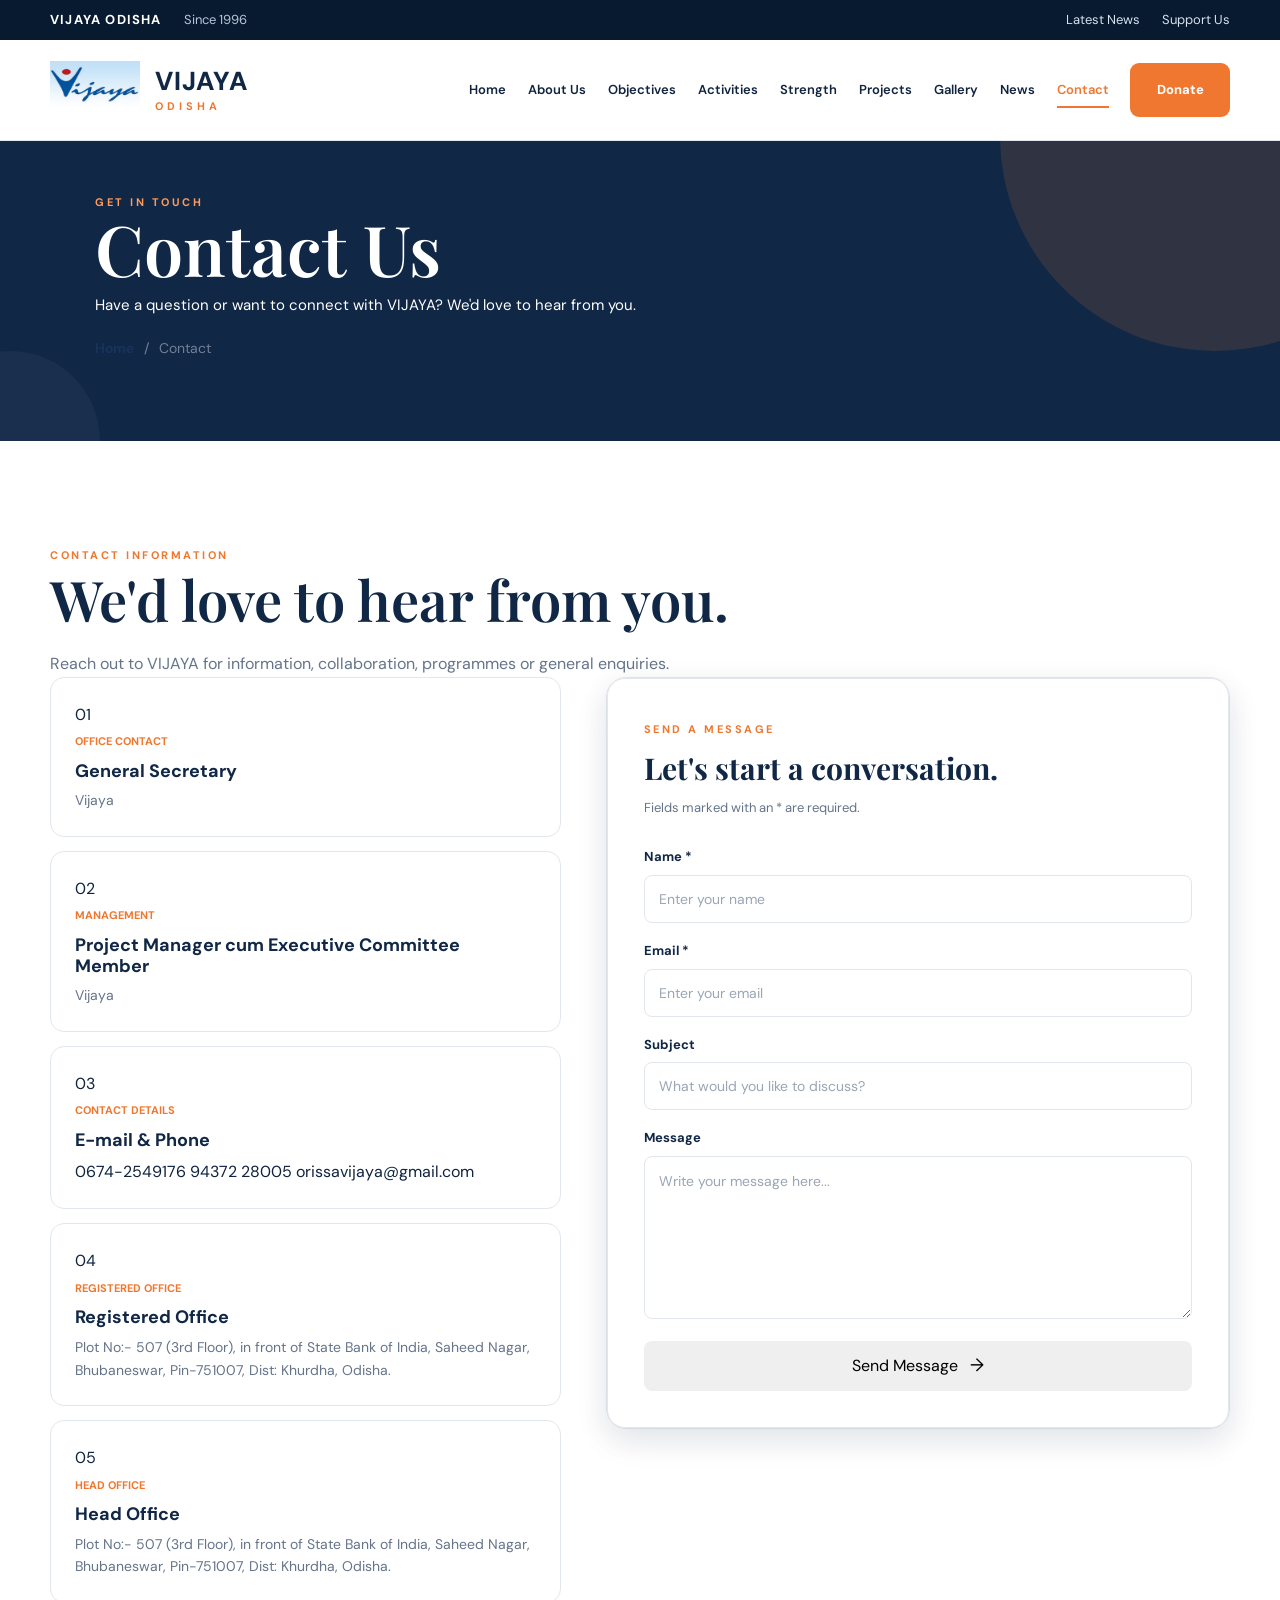
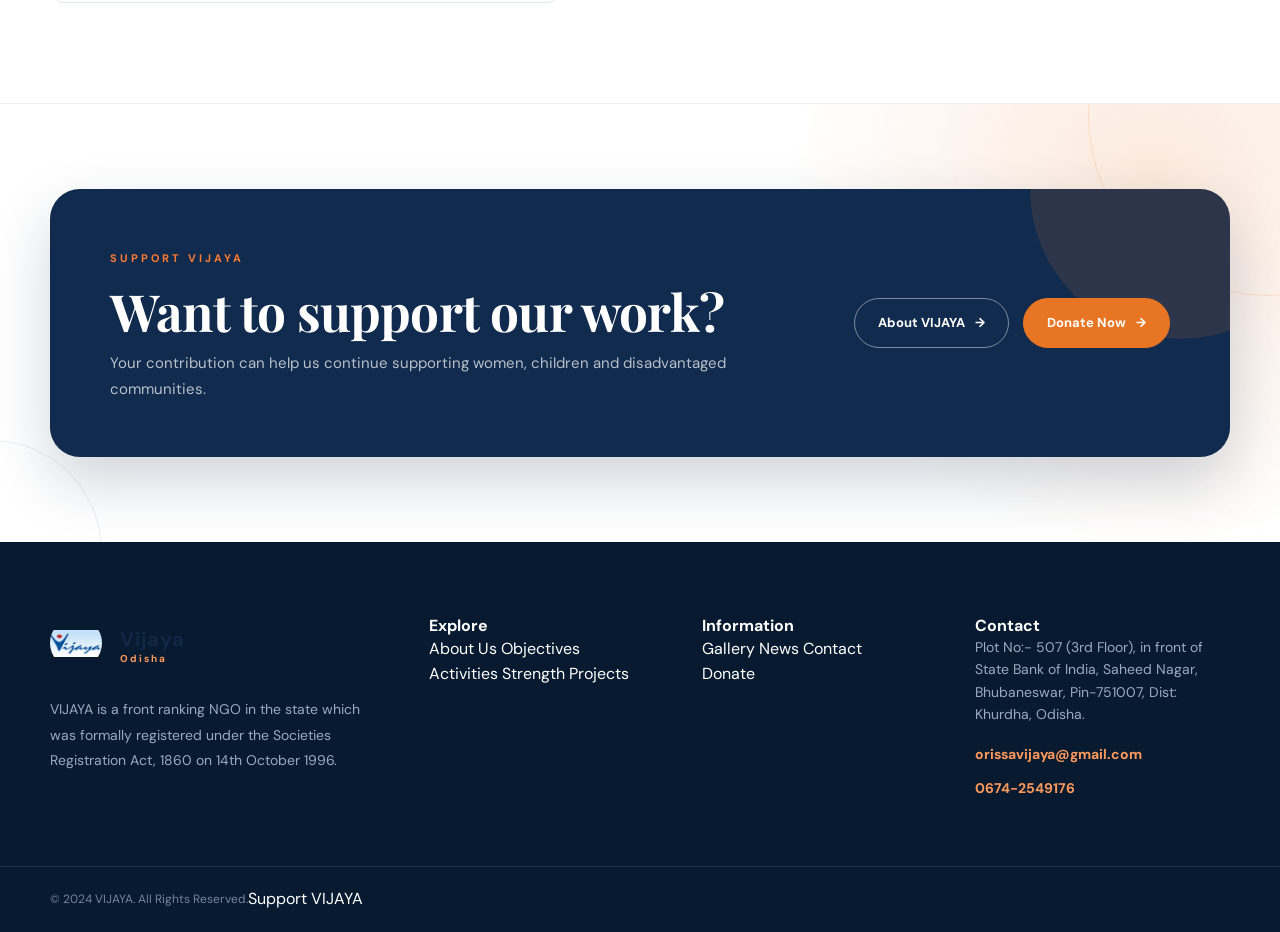
<file: contact.html>
<!DOCTYPE html>
<html lang="en">

<head>

    <meta charset="UTF-8">

    <meta name="viewport"
          content="width=device-width, initial-scale=1.0">

    <title>Contact Us | Vijaya Odisha</title>

    <link rel="preconnect"
          href="https://fonts.googleapis.com">

    <link
        href="https://fonts.googleapis.com/css2?family=DM+Sans:wght@400;500;600;700&family=Playfair+Display:wght@500;600;700&display=swap"
        rel="stylesheet">

    <link rel="stylesheet"
          href="css/style.css">

</head>

<body>


    <!-- =====================================================
         TOP BAR
    ====================================================== -->

    <div class="topbar">

        <div class="container topbar-inner">

            <div class="topbar-left">

                <span>
                    VIJAYA ODISHA
                </span>

                <span>
                    Since 1996
                </span>

            </div>


            <div class="topbar-right">

                <a href="news.html">
                    Latest News
                </a>

                <a href="donate.html">
                    Support Us
                </a>

            </div>

        </div>

    </div>



    <!-- =====================================================
         HEADER / NAVIGATION
    ====================================================== -->

    <header class="header">

        <div class="container header-inner">

            <a href="index.html" class="brand">

                <div class="brand-logo">

                    <img
                        src="assets/images/vijay-odisha-logo.jpg"
                        alt="Vijaya Odisha Logo">

                </div>

                <div class="brand-text">

                    <strong>
                        VIJAYA
                    </strong>

                    <span>
                        ODISHA
                    </span>

                </div>

            </a>


            <!-- Mobile Menu -->

            <button
                class="menu-toggle"
                id="menuToggle"
                aria-label="Open navigation menu">

                <span></span>
                <span></span>
                <span></span>

            </button>


            <!-- Desktop Navigation -->

            <nav class="navigation" id="navigation">

                <a href="index.html">
                    Home
                </a>

                <a href="about-us.html">
                    About Us
                </a>

                <a href="objectives.html">
                    Objectives
                </a>

                <a href="activities.html">
                    Activities
                </a>

                <a href="strength.html">
                    Strength
                </a>

                <a href="projects.html">
                    Projects
                </a>

                <a href="photo-gallery.html">
                    Gallery
                </a>

                <a href="news.html">
                    News
                </a>

                <a href="contact.html"
                   class="active">
                    Contact
                </a>

                <a href="donate.html"
                   class="donate-link">
                    Donate
                </a>

            </nav>

        </div>


        <!-- Mobile Navigation -->

        <nav class="mobile-navigation"
             id="mobileNavigation">

            <a href="index.html">
                Home
            </a>

            <a href="about-us.html">
                About Us
            </a>

            <a href="objectives.html">
                Objectives
            </a>

            <a href="activities.html">
                Activities
            </a>

            <a href="strength.html">
                Strength
            </a>

            <a href="projects.html">
                Projects
            </a>

            <a href="photo-gallery.html">
                Gallery
            </a>

            <a href="news.html">
                News
            </a>

            <a href="contact.html"
               class="active">
                Contact
            </a>

            <a href="donate.html"
               class="mobile-donate">
                Donate
            </a>

        </nav>

    </header>



    <!-- =====================================================
         PAGE HERO
    ====================================================== -->

    <section class="page-hero">

        <div class="container page-hero-inner">

            <div class="page-hero-content">

                <span class="page-hero-label">
                    GET IN TOUCH
                </span>

                <h1>
                    Contact Us
                </h1>

                <p>
                    Have a question or want to connect with
                    VIJAYA? We'd love to hear from you.
                </p>

                <div class="breadcrumb">

                    <a href="index.html">
                        Home
                    </a>

                    <span>
                        /
                    </span>

                    <span>
                        Contact
                    </span>

                </div>

            </div>

        </div>

    </section>



    <!-- =====================================================
         CONTACT SECTION
    ====================================================== -->

    <section class="contact-section">

        <div class="container">


            <!-- Section Heading -->

            <div class="section-heading">

                <span class="section-label">
                    CONTACT INFORMATION
                </span>

                <h2>
                    We'd love to hear from you.
                </h2>

                <p>
                    Reach out to VIJAYA for information,
                    collaboration, programmes or general
                    enquiries.
                </p>

            </div>



            <!-- =================================================
                 CONTACT GRID
            ================================================== -->

            <div class="contact-layout">


                <!-- =================================================
                     CONTACT INFORMATION
                ================================================== -->

                <div class="contact-information">


                    <!-- General Secretary -->

                    <article class="contact-card">

                        <div class="contact-card-number">
                            01
                        </div>

                        <div class="contact-card-content">

                            <span class="contact-card-label">
                                OFFICE CONTACT
                            </span>

                            <h3>
                                General Secretary
                            </h3>

                            <p>
                                Vijaya
                            </p>

                        </div>

                    </article>



                    <!-- Project Manager -->

                    <article class="contact-card">

                        <div class="contact-card-number">
                            02
                        </div>

                        <div class="contact-card-content">

                            <span class="contact-card-label">
                                MANAGEMENT
                            </span>

                            <h3>
                                Project Manager cum Executive
                                Committee Member
                            </h3>

                            <p>
                                Vijaya
                            </p>

                        </div>

                    </article>



                    <!-- Email & Phone -->

                    <article class="contact-card contact-card-highlight">

                        <div class="contact-card-number">
                            03
                        </div>

                        <div class="contact-card-content">

                            <span class="contact-card-label">
                                CONTACT DETAILS
                            </span>

                            <h3>
                                E-mail & Phone
                            </h3>

                            <div class="contact-links">

                                <a href="tel:06742549176">
                                    0674-2549176
                                </a>

                                <a href="tel:9437228005">
                                    94372 28005
                                </a>

                                <a href="mailto:orissavijaya@gmail.com">
                                    orissavijaya@gmail.com
                                </a>

                            </div>

                        </div>

                    </article>



                    <!-- Registered Office -->

                    <article class="contact-card">

                        <div class="contact-card-number">
                            04
                        </div>

                        <div class="contact-card-content">

                            <span class="contact-card-label">
                                REGISTERED OFFICE
                            </span>

                            <h3>
                                Registered Office
                            </h3>

                            <p>
                                Plot No:- 507 (3rd Floor),
                                in front of State Bank of India,
                                Saheed Nagar, Bhubaneswar,
                                Pin-751007, Dist: Khurdha, Odisha.
                            </p>

                        </div>

                    </article>



                    <!-- Head Office -->

                    <article class="contact-card">

                        <div class="contact-card-number">
                            05
                        </div>

                        <div class="contact-card-content">

                            <span class="contact-card-label">
                                HEAD OFFICE
                            </span>

                            <h3>
                                Head Office
                            </h3>

                            <p>
                                Plot No:- 507 (3rd Floor),
                                in front of State Bank of India,
                                Saheed Nagar, Bhubaneswar,
                                Pin-751007, Dist: Khurdha, Odisha.
                            </p>

                        </div>

                    </article>


                </div>



                <!-- =================================================
                     CONTACT FORM
                ================================================== -->

                <div class="contact-form-wrapper">

                    <div class="form-card">

                        <div class="form-header">

                            <span class="section-label">
                                SEND A MESSAGE
                            </span>

                            <h2>
                                Let's start a conversation.
                            </h2>

                            <p>
                                Fields marked with an * are required.
                            </p>

                        </div>


                        <form id="contactForm">


                            <!-- Name -->

                            <div class="form-group">

                                <label for="name">
                                    Name *
                                </label>

                                <input
                                    type="text"
                                    id="name"
                                    name="name"
                                    placeholder="Enter your name"
                                    autocomplete="name"
                                    required>

                            </div>



                            <!-- Email -->

                            <div class="form-group">

                                <label for="email">
                                    Email *
                                </label>

                                <input
                                    type="email"
                                    id="email"
                                    name="email"
                                    placeholder="Enter your email"
                                    autocomplete="email"
                                    required>

                            </div>



                            <!-- Subject -->

                            <div class="form-group">

                                <label for="subject">
                                    Subject
                                </label>

                                <input
                                    type="text"
                                    id="subject"
                                    name="subject"
                                    placeholder="What would you like to discuss?">

                            </div>



                            <!-- Message -->

                            <div class="form-group">

                                <label for="message">
                                    Message
                                </label>

                                <textarea
                                    id="message"
                                    name="message"
                                    rows="6"
                                    placeholder="Write your message here..."></textarea>

                            </div>



                            <!-- Submit -->

                            <button
                                type="submit"
                                class="btn btn-primary form-submit">

                                Send Message

                                <span>
                                    →
                                </span>

                            </button>


                        </form>

                    </div>

                </div>


            </div>

        </div>

    </section>



    <!-- =====================================================
         CONTACT CTA
    ====================================================== -->

    <section class="page-cta">

        <div class="container page-cta-inner">

            <div>

                <span class="section-label light">
                    SUPPORT VIJAYA
                </span>

                <h2>
                    Want to support our work?
                </h2>

                <p>
                    Your contribution can help us continue
                    supporting women, children and
                    disadvantaged communities.
                </p>

            </div>


            <div class="page-cta-buttons">

                <a href="about-us.html"
                   class="btn btn-outline-light">

                    About VIJAYA

                </a>

                <a href="donate.html"
                   class="btn btn-primary">

                    Donate Now

                </a>

            </div>

        </div>

    </section>



    <!-- =====================================================
         FOOTER
    ====================================================== -->

    <footer class="footer">

        <div class="container footer-grid">


            <!-- Footer About -->

            <div class="footer-about">

                <a href="index.html"
                   class="footer-brand">

                    <div class="brand-logo">

                        <img
                            src="assets/images/vijay-odisha-logo.jpg"
                            alt="Vijaya Odisha Logo">

                    </div>

                    <div class="brand-text">

                        <strong>
                            Vijaya
                        </strong>

                        <span>
                            Odisha
                        </span>

                    </div>

                </a>


                <p>
                    VIJAYA is a front ranking NGO in the state
                    which was formally registered under the
                    Societies Registration Act, 1860 on
                    14th October 1996.
                </p>

            </div>



            <!-- Explore -->

            <div class="footer-column">

                <h4>
                    Explore
                </h4>

                <a href="about-us.html">
                    About Us
                </a>

                <a href="objectives.html">
                    Objectives
                </a>

                <a href="activities.html">
                    Activities
                </a>

                <a href="strength.html">
                    Strength
                </a>

                <a href="projects.html">
                    Projects
                </a>

            </div>



            <!-- Information -->

            <div class="footer-column">

                <h4>
                    Information
                </h4>

                <a href="photo-gallery.html">
                    Gallery
                </a>

                <a href="news.html">
                    News
                </a>

                <a href="contact.html">
                    Contact
                </a>

                <a href="donate.html">
                    Donate
                </a>

            </div>



            <!-- Contact -->

            <div class="footer-contact">

                <h4>
                    Contact
                </h4>

                <p>
                    Plot No:- 507 (3rd Floor), in front of
                    State Bank of India, Saheed Nagar,
                    Bhubaneswar, Pin-751007,
                    Dist: Khurdha, Odisha.
                </p>

                <a href="mailto:orissavijaya@gmail.com">
                    orissavijaya@gmail.com
                </a>

                <a href="tel:06742549176">
                    0674-2549176
                </a>

            </div>


        </div>



        <!-- Footer Bottom -->

        <div class="footer-bottom">

            <div class="container footer-bottom-inner">

                <p>
                    © 2024 VIJAYA. All Rights Reserved.
                </p>

                <a href="donate.html">
                    Support VIJAYA
                </a>

            </div>

        </div>

    </footer>



    <!-- =====================================================
         JAVASCRIPT
    ====================================================== -->

    <script src="js/script.js"></script>

</body>

</html>
</file>
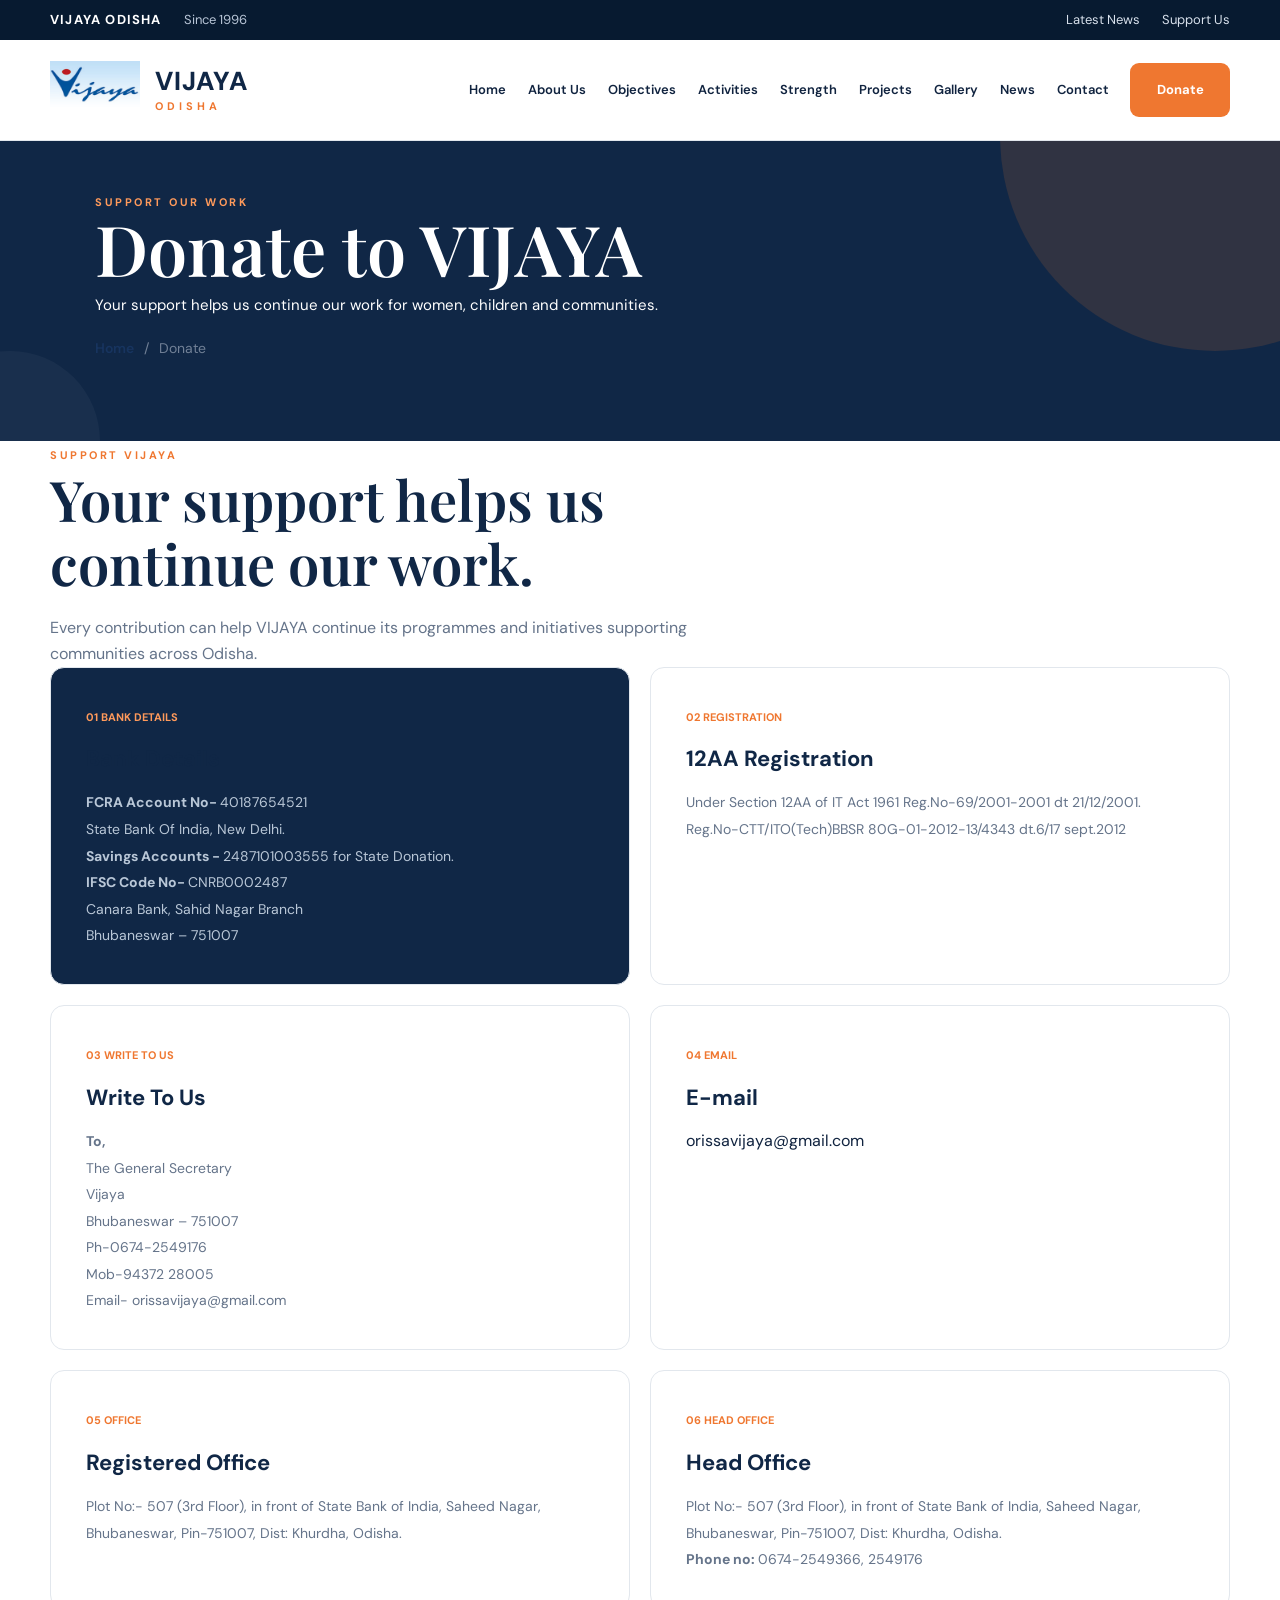
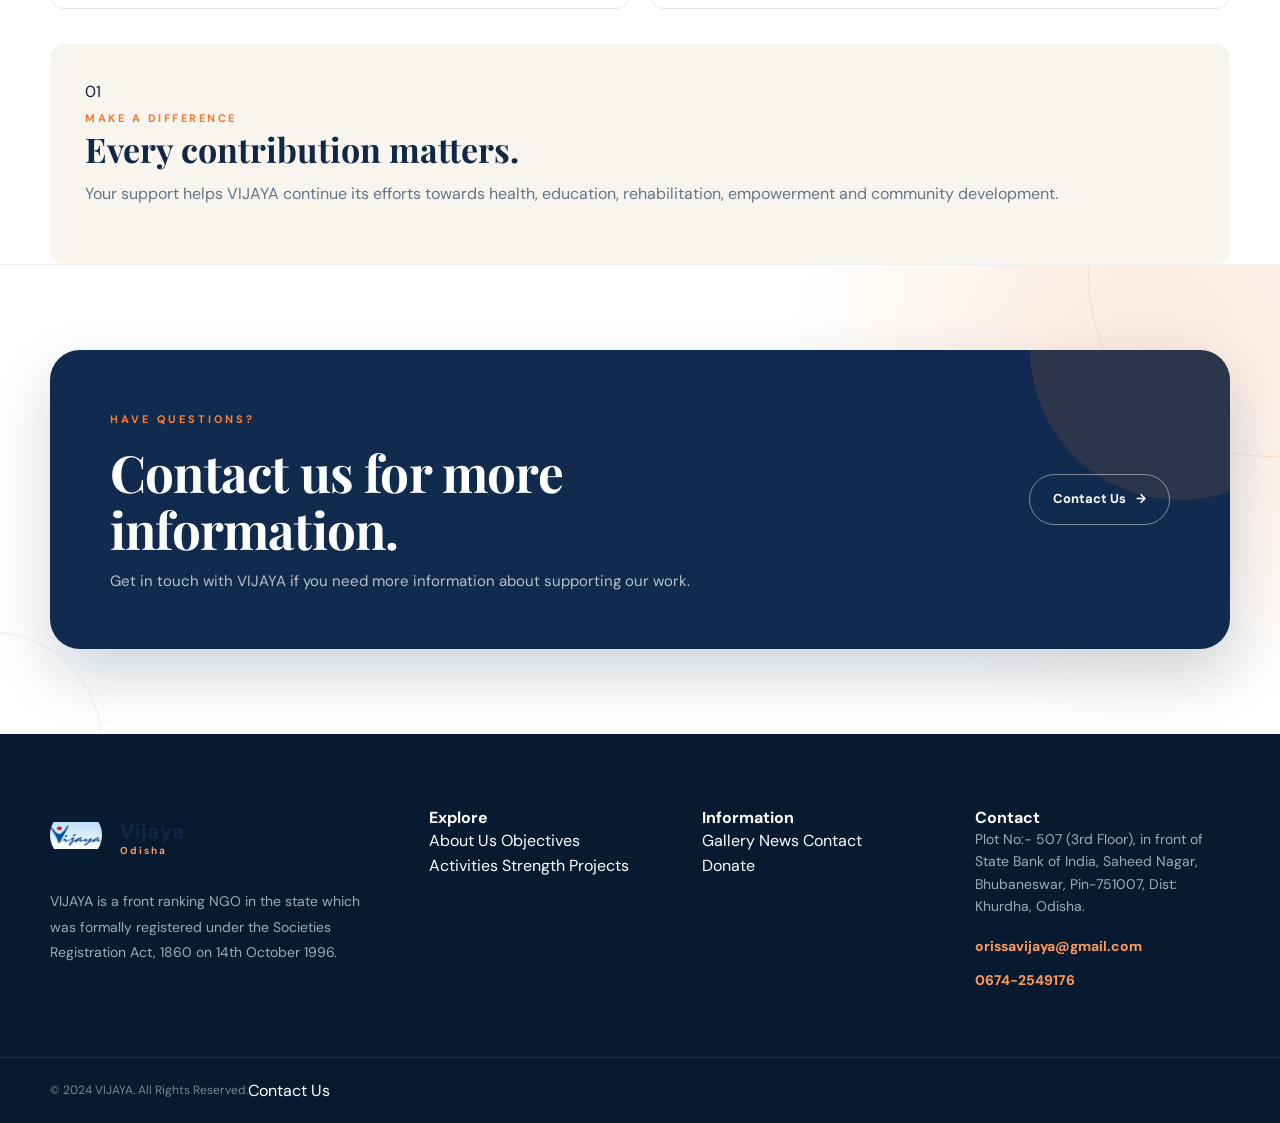
<file: donate.html>
<!DOCTYPE html>
<html lang="en">

<head>

    <meta charset="UTF-8">

    <meta name="viewport"
          content="width=device-width, initial-scale=1.0">

    <title>Donate | Vijaya Odisha</title>

    <link rel="preconnect"
          href="https://fonts.googleapis.com">

    <link
        href="https://fonts.googleapis.com/css2?family=DM+Sans:wght@400;500;600;700&family=Playfair+Display:wght@500;600;700&display=swap"
        rel="stylesheet">

    <link rel="stylesheet"
          href="css/style.css">

</head>

<body>


    <!-- =====================================================
         TOP BAR
    ====================================================== -->

    <div class="topbar">

        <div class="container topbar-inner">

            <div class="topbar-left">

                <span>
                    VIJAYA ODISHA
                </span>

                <span>
                    Since 1996
                </span>

            </div>


            <div class="topbar-right">

                <a href="news.html">
                    Latest News
                </a>

                <a href="donate.html">
                    Support Us
                </a>

            </div>

        </div>

    </div>



    <!-- =====================================================
         HEADER / NAVIGATION
    ====================================================== -->

    <header class="header">

        <div class="container header-inner">

            <a href="index.html"
               class="brand">

                <div class="brand-logo">

                    <img
                        src="assets/images/vijay-odisha-logo.jpg"
                        alt="Vijaya Odisha Logo">

                </div>

                <div class="brand-text">

                    <strong>
                        VIJAYA
                    </strong>

                    <span>
                        ODISHA
                    </span>

                </div>

            </a>


            <!-- Mobile Menu -->

            <button
                class="menu-toggle"
                id="menuToggle"
                aria-label="Open navigation menu">

                <span></span>
                <span></span>
                <span></span>

            </button>


            <!-- Desktop Navigation -->

            <nav class="navigation"
                 id="navigation">

                <a href="index.html">
                    Home
                </a>

                <a href="about-us.html">
                    About Us
                </a>

                <a href="objectives.html">
                    Objectives
                </a>

                <a href="activities.html">
                    Activities
                </a>

                <a href="strength.html">
                    Strength
                </a>

                <a href="projects.html">
                    Projects
                </a>

                <a href="photo-gallery.html">
                    Gallery
                </a>

                <a href="news.html">
                    News
                </a>

                <a href="contact.html">
                    Contact
                </a>

                <a href="donate.html"
                   class="donate-link active">
                    Donate
                </a>

            </nav>

        </div>


        <!-- Mobile Navigation -->

        <nav class="mobile-navigation"
             id="mobileNavigation">

            <a href="index.html">
                Home
            </a>

            <a href="about-us.html">
                About Us
            </a>

            <a href="objectives.html">
                Objectives
            </a>

            <a href="activities.html">
                Activities
            </a>

            <a href="strength.html">
                Strength
            </a>

            <a href="projects.html">
                Projects
            </a>

            <a href="photo-gallery.html">
                Gallery
            </a>

            <a href="news.html">
                News
            </a>

            <a href="contact.html">
                Contact
            </a>

            <a href="donate.html"
               class="mobile-donate active">
                Donate
            </a>

        </nav>

    </header>



    <!-- =====================================================
         PAGE HERO
    ====================================================== -->

    <section class="page-hero">

        <div class="container page-hero-inner">

            <div class="page-hero-content">

                <span class="page-hero-label">
                    SUPPORT OUR WORK
                </span>

                <h1>
                    Donate to VIJAYA
                </h1>

                <p>
                    Your support helps us continue our work
                    for women, children and communities.
                </p>

                <div class="breadcrumb">

                    <a href="index.html">
                        Home
                    </a>

                    <span>
                        /
                    </span>

                    <span>
                        Donate
                    </span>

                </div>

            </div>

        </div>

    </section>



    <!-- =====================================================
         DONATION INTRO
    ====================================================== -->

    <section class="donation-section">

        <div class="container">


            <div class="section-heading donation-heading">

                <span class="section-label">
                    SUPPORT VIJAYA
                </span>

                <h2>
                    Your support helps us
                    continue our work.
                </h2>

                <p>
                    Every contribution can help VIJAYA
                    continue its programmes and initiatives
                    supporting communities across Odisha.
                </p>

            </div>



            <!-- =================================================
                 DONATION CARDS
            ================================================== -->

            <div class="donation-grid">


                <!-- =================================================
                     BANK DETAILS
                ================================================== -->

                <article class="donation-card donation-card-featured">

                    <div class="donation-card-top">

                        <span class="donation-number">
                            01
                        </span>

                        <span class="donation-tag">
                            BANK DETAILS
                        </span>

                    </div>

                    <div class="donation-card-content">

                        <h3>
                            Bank Details
                        </h3>

                        <div class="donation-details">

                            <p>
                                <strong>
                                    FCRA Account No-
                                </strong>

                                40187654521
                            </p>

                            <p>
                                State Bank Of India,
                                New Delhi.
                            </p>

                            <div class="detail-divider"></div>

                            <p>
                                <strong>
                                    Savings Accounts -
                                </strong>

                                2487101003555
                                for State Donation.
                            </p>

                            <p>
                                <strong>
                                    IFSC Code No-
                                </strong>

                                CNRB0002487
                            </p>

                            <p>
                                Canara Bank,
                                Sahid Nagar Branch
                            </p>

                            <p>
                                Bhubaneswar – 751007
                            </p>

                        </div>

                    </div>

                </article>



                <!-- =================================================
                     12AA REGISTRATION
                ================================================== -->

                <article class="donation-card">

                    <div class="donation-card-top">

                        <span class="donation-number">
                            02
                        </span>

                        <span class="donation-tag">
                            REGISTRATION
                        </span>

                    </div>

                    <div class="donation-card-content">

                        <h3>
                            12AA Registration
                        </h3>

                        <p>
                            Under Section 12AA of IT Act 1961
                            Reg.No-69/2001-2001 dt 21/12/2001.
                        </p>

                        <div class="detail-divider"></div>

                        <p>
                            Reg.No-CTT/ITO(Tech)BBSR
                            80G-01-2012-13/4343
                            dt.6/17 sept.2012
                        </p>

                    </div>

                </article>



                <!-- =================================================
                     WRITE TO US
                ================================================== -->

                <article class="donation-card">

                    <div class="donation-card-top">

                        <span class="donation-number">
                            03
                        </span>

                        <span class="donation-tag">
                            WRITE TO US
                        </span>

                    </div>

                    <div class="donation-card-content">

                        <h3>
                            Write To Us
                        </h3>

                        <div class="address-block">

                            <p>
                                <strong>
                                    To,
                                </strong>
                            </p>

                            <p>
                                The General Secretary
                            </p>

                            <p>
                                Vijaya
                            </p>

                            <p>
                                Bhubaneswar – 751007
                            </p>

                            <p>
                                Ph-0674-2549176
                            </p>

                            <p>
                                Mob-94372 28005
                            </p>

                            <p>
                                Email-
                                <a href="mailto:orissavijaya@gmail.com">
                                    orissavijaya@gmail.com
                                </a>
                            </p>

                        </div>

                    </div>

                </article>



                <!-- =================================================
                     EMAIL
                ================================================== -->

                <article class="donation-card donation-contact-card">

                    <div class="donation-card-top">

                        <span class="donation-number">
                            04
                        </span>

                        <span class="donation-tag">
                            EMAIL
                        </span>

                    </div>

                    <div class="donation-card-content">

                        <h3>
                            E-mail
                        </h3>

                        <a
                            href="mailto:orissavijaya@gmail.com"
                            class="donation-email">

                            orissavijaya@gmail.com

                        </a>

                    </div>

                </article>



                <!-- =================================================
                     REGISTERED OFFICE
                ================================================== -->

                <article class="donation-card">

                    <div class="donation-card-top">

                        <span class="donation-number">
                            05
                        </span>

                        <span class="donation-tag">
                            OFFICE
                        </span>

                    </div>

                    <div class="donation-card-content">

                        <h3>
                            Registered Office
                        </h3>

                        <p>
                            Plot No:- 507 (3rd Floor),
                            in front of State Bank of India,
                            Saheed Nagar, Bhubaneswar,
                            Pin-751007,
                            Dist: Khurdha, Odisha.
                        </p>

                    </div>

                </article>



                <!-- =================================================
                     HEAD OFFICE
                ================================================== -->

                <article class="donation-card">

                    <div class="donation-card-top">

                        <span class="donation-number">
                            06
                        </span>

                        <span class="donation-tag">
                            HEAD OFFICE
                        </span>

                    </div>

                    <div class="donation-card-content">

                        <h3>
                            Head Office
                        </h3>

                        <p>
                            Plot No:- 507 (3rd Floor),
                            in front of State Bank of India,
                            Saheed Nagar, Bhubaneswar,
                            Pin-751007,
                            Dist: Khurdha, Odisha.
                        </p>

                        <div class="detail-divider"></div>

                        <p>
                            <strong>
                                Phone no:
                            </strong>

                            0674-2549366, 2549176
                        </p>

                    </div>

                </article>


            </div>

        </div>

    </section>



    <!-- =====================================================
         DONATION MESSAGE
    ====================================================== -->

    <section class="donation-message-section">

        <div class="container">

            <div class="donation-message">

                <div class="donation-message-number">
                    01
                </div>

                <div class="donation-message-content">

                    <span class="section-label light">
                        MAKE A DIFFERENCE
                    </span>

                    <h2>
                        Every contribution matters.
                    </h2>

                    <p>
                        Your support helps VIJAYA continue
                        its efforts towards health, education,
                        rehabilitation, empowerment and
                        community development.
                    </p>

                </div>

            </div>

        </div>

    </section>



    <!-- =====================================================
         CONTACT CTA
    ====================================================== -->

    <section class="page-cta">

        <div class="container page-cta-inner">

            <div>

                <span class="section-label light">
                    HAVE QUESTIONS?
                </span>

                <h2>
                    Contact us for more information.
                </h2>

                <p>
                    Get in touch with VIJAYA if you need
                    more information about supporting our work.
                </p>

            </div>


            <div class="page-cta-buttons">

                <a href="contact.html"
                   class="btn btn-outline-light">

                    Contact Us

                </a>

            </div>

        </div>

    </section>



    <!-- =====================================================
         FOOTER
    ====================================================== -->

    <footer class="footer">

        <div class="container footer-grid">


            <!-- Footer About -->

            <div class="footer-about">

                <a href="index.html"
                   class="footer-brand">

                    <div class="brand-logo">

                        <img
                            src="assets/images/vijay-odisha-logo.jpg"
                            alt="Vijaya Odisha Logo">

                    </div>

                    <div class="brand-text">

                        <strong>
                            Vijaya
                        </strong>

                        <span>
                            Odisha
                        </span>

                    </div>

                </a>


                <p>
                    VIJAYA is a front ranking NGO in the state
                    which was formally registered under the
                    Societies Registration Act, 1860 on
                    14th October 1996.
                </p>

            </div>



            <!-- Explore -->

            <div class="footer-column">

                <h4>
                    Explore
                </h4>

                <a href="about-us.html">
                    About Us
                </a>

                <a href="objectives.html">
                    Objectives
                </a>

                <a href="activities.html">
                    Activities
                </a>

                <a href="strength.html">
                    Strength
                </a>

                <a href="projects.html">
                    Projects
                </a>

            </div>



            <!-- Information -->

            <div class="footer-column">

                <h4>
                    Information
                </h4>

                <a href="photo-gallery.html">
                    Gallery
                </a>

                <a href="news.html">
                    News
                </a>

                <a href="contact.html">
                    Contact
                </a>

                <a href="donate.html">
                    Donate
                </a>

            </div>



            <!-- Contact -->

            <div class="footer-contact">

                <h4>
                    Contact
                </h4>

                <p>
                    Plot No:- 507 (3rd Floor), in front
                    of State Bank of India, Saheed Nagar,
                    Bhubaneswar, Pin-751007,
                    Dist: Khurdha, Odisha.
                </p>

                <a href="mailto:orissavijaya@gmail.com">
                    orissavijaya@gmail.com
                </a>

                <a href="tel:06742549176">
                    0674-2549176
                </a>

            </div>


        </div>



        <!-- Footer Bottom -->

        <div class="footer-bottom">

            <div class="container footer-bottom-inner">

                <p>
                    © 2024 VIJAYA. All Rights Reserved.
                </p>

                <a href="contact.html">
                    Contact Us
                </a>

            </div>

        </div>

    </footer>



    <!-- =====================================================
         JAVASCRIPT
    ====================================================== -->

    <script src="js/script.js"></script>

</body>

</html>
</file>
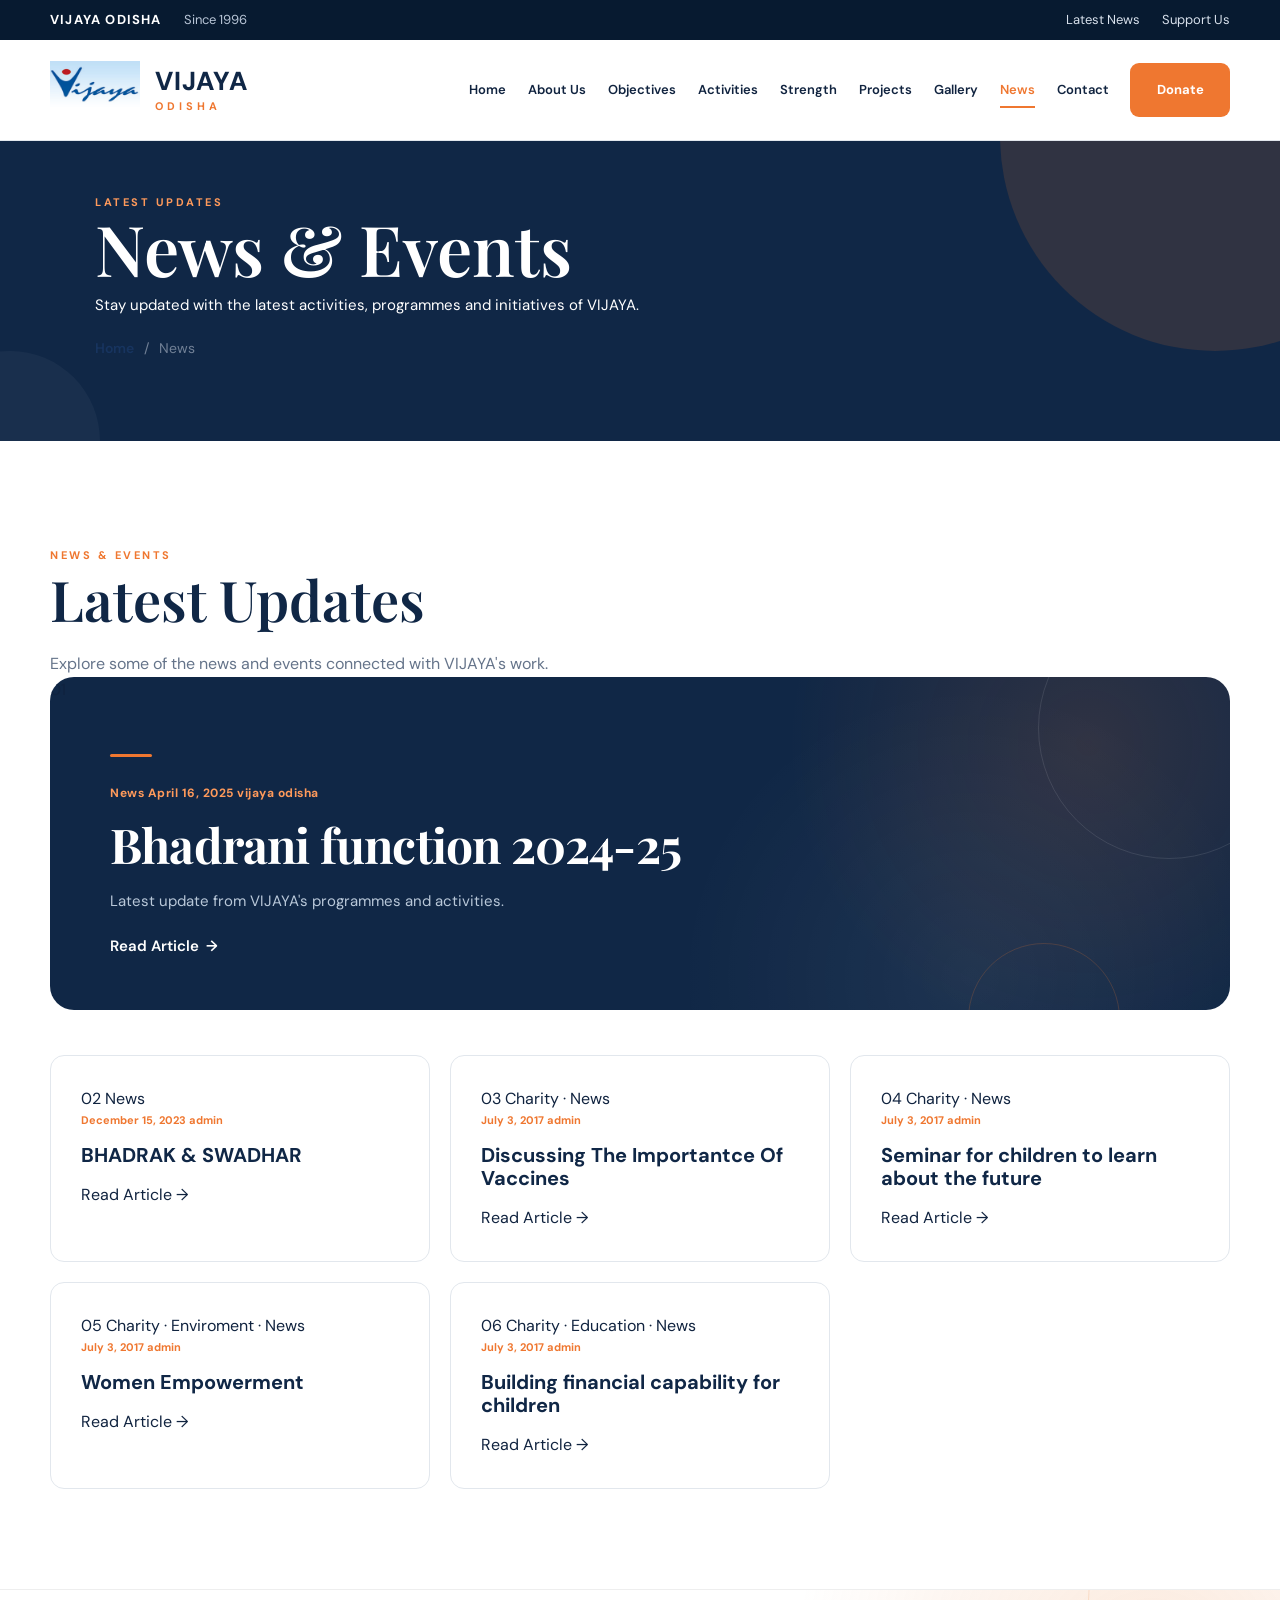
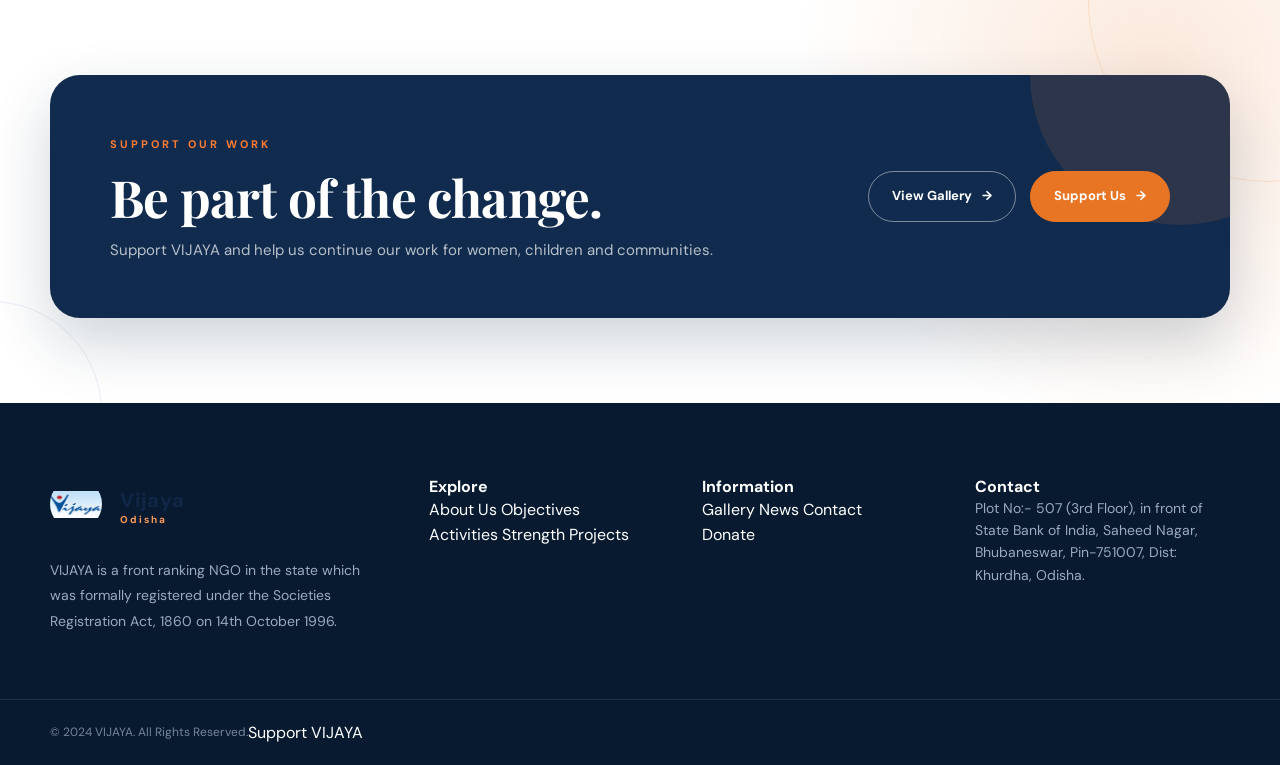
<file: news.html>
<!DOCTYPE html>
<html lang="en">

<head>

    <meta charset="UTF-8">

    <meta name="viewport"
          content="width=device-width, initial-scale=1.0">

    <title>News | Vijaya Odisha</title>

    <link rel="preconnect"
          href="https://fonts.googleapis.com">

    <link
        href="https://fonts.googleapis.com/css2?family=DM+Sans:wght@400;500;600;700&family=Playfair+Display:wght@500;600;700&display=swap"
        rel="stylesheet">

    <link rel="stylesheet"
          href="css/style.css">

</head>

<body>


    <!-- =====================================================
         TOP BAR
    ====================================================== -->

    <div class="topbar">

        <div class="container topbar-inner">

            <div class="topbar-left">

                <span>
                    VIJAYA ODISHA
                </span>

                <span>
                    Since 1996
                </span>

            </div>


            <div class="topbar-right">

                <a href="news.html">
                    Latest News
                </a>

                <a href="donate.html">
                    Support Us
                </a>

            </div>

        </div>

    </div>



    <!-- =====================================================
         HEADER / NAVIGATION
    ====================================================== -->

    <header class="header">

        <div class="container header-inner">

            <a href="index.html" class="brand">

                <div class="brand-logo">

                    <img
                        src="assets/images/vijay-odisha-logo.jpg"
                        alt="Vijaya Odisha Logo">

                </div>

                <div class="brand-text">

                    <strong>
                        VIJAYA
                    </strong>

                    <span>
                        ODISHA
                    </span>

                </div>

            </a>


            <!-- Mobile Menu Button -->

            <button
                class="menu-toggle"
                id="menuToggle"
                aria-label="Open navigation menu">

                <span></span>
                <span></span>
                <span></span>

            </button>


            <!-- Desktop Navigation -->

            <nav class="navigation" id="navigation">

                <a href="index.html">
                    Home
                </a>

                <a href="about-us.html">
                    About Us
                </a>

                <a href="objectives.html">
                    Objectives
                </a>

                <a href="activities.html">
                    Activities
                </a>

                <a href="strength.html">
                    Strength
                </a>

                <a href="projects.html">
                    Projects
                </a>

                <a href="photo-gallery.html">
                    Gallery
                </a>

                <a href="news.html"
                   class="active">
                    News
                </a>

                <a href="contact.html">
                    Contact
                </a>

                <a href="donate.html"
                   class="donate-link">
                    Donate
                </a>

            </nav>

        </div>


        <!-- Mobile Navigation -->

        <nav class="mobile-navigation"
             id="mobileNavigation">

            <a href="index.html">
                Home
            </a>

            <a href="about-us.html">
                About Us
            </a>

            <a href="objectives.html">
                Objectives
            </a>

            <a href="activities.html">
                Activities
            </a>

            <a href="strength.html">
                Strength
            </a>

            <a href="projects.html">
                Projects
            </a>

            <a href="photo-gallery.html">
                Gallery
            </a>

            <a href="news.html"
               class="active">
                News
            </a>

            <a href="contact.html">
                Contact
            </a>

            <a href="donate.html"
               class="mobile-donate">
                Donate
            </a>

        </nav>

    </header>



    <!-- =====================================================
         PAGE HERO
    ====================================================== -->

    <section class="page-hero">

        <div class="container page-hero-inner">

            <div class="page-hero-content">

                <span class="page-hero-label">
                    LATEST UPDATES
                </span>

                <h1>
                    News & Events
                </h1>

                <p>
                    Stay updated with the latest activities,
                    programmes and initiatives of VIJAYA.
                </p>

                <div class="breadcrumb">

                    <a href="index.html">
                        Home
                    </a>

                    <span>
                        /
                    </span>

                    <span>
                        News
                    </span>

                </div>

            </div>

        </div>

    </section>



    <!-- =====================================================
         NEWS SECTION
    ====================================================== -->

    <section class="news-section">

        <div class="container">


            <!-- Section Heading -->

            <div class="section-heading">

                <span class="section-label">
                    NEWS & EVENTS
                </span>

                <h2>
                    Latest Updates
                </h2>

                <p>
                    Explore some of the news and events
                    connected with VIJAYA's work.
                </p>

            </div>



            <!-- =================================================
                 FEATURED NEWS
            ================================================== -->

            <div class="featured-news">

                <article class="featured-news-card">

                    <div class="featured-news-number">
                        01
                    </div>

                    <div class="featured-news-content">

                        <div class="news-meta">

                            <span>
                                News
                            </span>

                            <span>
                                April 16, 2025
                            </span>

                            <span>
                                vijaya odisha
                            </span>

                        </div>

                        <h2>
                            Bhadrani function 2024-25
                        </h2>

                        <p>
                            Latest update from VIJAYA's
                            programmes and activities.
                        </p>

                        <a href="#"
                           class="news-read-more">

                            Read Article

                            <span>
                                →
                            </span>

                        </a>

                    </div>

                </article>

            </div>



            <!-- =================================================
                 NEWS GRID
            ================================================== -->

            <div class="news-grid">


                <!-- News 02 -->

                <article class="news-card">

                    <div class="news-card-header">

                        <span class="news-number">
                            02
                        </span>

                        <span class="news-category">
                            News
                        </span>

                    </div>


                    <div class="news-content">

                        <div class="news-meta">

                            <span>
                                December 15, 2023
                            </span>

                            <span>
                                admin
                            </span>

                        </div>

                        <h3>
                            BHADRAK & SWADHAR
                        </h3>

                        <a href="#"
                           class="news-read-more">

                            Read Article

                            <span>
                                →
                            </span>

                        </a>

                    </div>

                </article>



                <!-- News 03 -->

                <article class="news-card">

                    <div class="news-card-header">

                        <span class="news-number">
                            03
                        </span>

                        <span class="news-category">
                            Charity · News
                        </span>

                    </div>


                    <div class="news-content">

                        <div class="news-meta">

                            <span>
                                July 3, 2017
                            </span>

                            <span>
                                admin
                            </span>

                        </div>

                        <h3>
                            Discussing The Importantce
                            Of Vaccines
                        </h3>

                        <a href="#"
                           class="news-read-more">

                            Read Article

                            <span>
                                →
                            </span>

                        </a>

                    </div>

                </article>



                <!-- News 04 -->

                <article class="news-card">

                    <div class="news-card-header">

                        <span class="news-number">
                            04
                        </span>

                        <span class="news-category">
                            Charity · News
                        </span>

                    </div>


                    <div class="news-content">

                        <div class="news-meta">

                            <span>
                                July 3, 2017
                            </span>

                            <span>
                                admin
                            </span>

                        </div>

                        <h3>
                            Seminar for children to learn
                            about the future
                        </h3>

                        <a href="#"
                           class="news-read-more">

                            Read Article

                            <span>
                                →
                            </span>

                        </a>

                    </div>

                </article>



                <!-- News 05 -->

                <article class="news-card">

                    <div class="news-card-header">

                        <span class="news-number">
                            05
                        </span>

                        <span class="news-category">
                            Charity · Enviroment · News
                        </span>

                    </div>


                    <div class="news-content">

                        <div class="news-meta">

                            <span>
                                July 3, 2017
                            </span>

                            <span>
                                admin
                            </span>

                        </div>

                        <h3>
                            Women Empowerment
                        </h3>

                        <a href="#"
                           class="news-read-more">

                            Read Article

                            <span>
                                →
                            </span>

                        </a>

                    </div>

                </article>



                <!-- News 06 -->

                <article class="news-card">

                    <div class="news-card-header">

                        <span class="news-number">
                            06
                        </span>

                        <span class="news-category">
                            Charity · Education · News
                        </span>

                    </div>


                    <div class="news-content">

                        <div class="news-meta">

                            <span>
                                July 3, 2017
                            </span>

                            <span>
                                admin
                            </span>

                        </div>

                        <h3>
                            Building financial capability
                            for children
                        </h3>

                        <a href="#"
                           class="news-read-more">

                            Read Article

                            <span>
                                →
                            </span>

                        </a>

                    </div>

                </article>


            </div>

        </div>

    </section>



    <!-- =====================================================
         NEWS CTA
    ====================================================== -->

    <section class="page-cta">

        <div class="container page-cta-inner">

            <div>

                <span class="section-label light">
                    SUPPORT OUR WORK
                </span>

                <h2>
                    Be part of the change.
                </h2>

                <p>
                    Support VIJAYA and help us continue
                    our work for women, children and
                    communities.
                </p>

            </div>


            <div class="page-cta-buttons">

                <a href="photo-gallery.html"
                   class="btn btn-outline-light">

                    View Gallery

                </a>

                <a href="donate.html"
                   class="btn btn-primary">

                    Support Us

                </a>

            </div>

        </div>

    </section>



    <!-- =====================================================
         FOOTER
    ====================================================== -->

    <footer class="footer">

        <div class="container footer-grid">


            <!-- Footer About -->

            <div class="footer-about">

                <a href="index.html"
                   class="footer-brand">

                    <div class="brand-logo">

                        <img
                            src="assets/images/vijay-odisha-logo.jpg"
                            alt="Vijaya Odisha Logo">

                    </div>

                    <div class="brand-text">

                        <strong>
                            Vijaya
                        </strong>

                        <span>
                            Odisha
                        </span>

                    </div>

                </a>


                <p>
                    VIJAYA is a front ranking NGO in the state
                    which was formally registered under the
                    Societies Registration Act, 1860 on
                    14th October 1996.
                </p>

            </div>



            <!-- Explore -->

            <div class="footer-column">

                <h4>
                    Explore
                </h4>

                <a href="about-us.html">
                    About Us
                </a>

                <a href="objectives.html">
                    Objectives
                </a>

                <a href="activities.html">
                    Activities
                </a>

                <a href="strength.html">
                    Strength
                </a>

                <a href="projects.html">
                    Projects
                </a>

            </div>



            <!-- Information -->

            <div class="footer-column">

                <h4>
                    Information
                </h4>

                <a href="photo-gallery.html">
                    Gallery
                </a>

                <a href="news.html">
                    News
                </a>

                <a href="contact.html">
                    Contact
                </a>

                <a href="donate.html">
                    Donate
                </a>

            </div>



            <!-- Contact -->

            <div class="footer-contact">

                <h4>
                    Contact
                </h4>

                <p>
                    Plot No:- 507 (3rd Floor), in front of
                    State Bank of India, Saheed Nagar,
                    Bhubaneswar, Pin-751007,
                    Dist: Khurdha, Odisha.
                </p>

            </div>


        </div>



        <!-- Footer Bottom -->

        <div class="footer-bottom">

            <div class="container footer-bottom-inner">

                <p>
                    © 2024 VIJAYA. All Rights Reserved.
                </p>

                <a href="donate.html">
                    Support VIJAYA
                </a>

            </div>

        </div>

    </footer>



    <!-- =====================================================
         JAVASCRIPT
    ====================================================== -->

    <script src="js/script.js"></script>

</body>

</html>
</file>
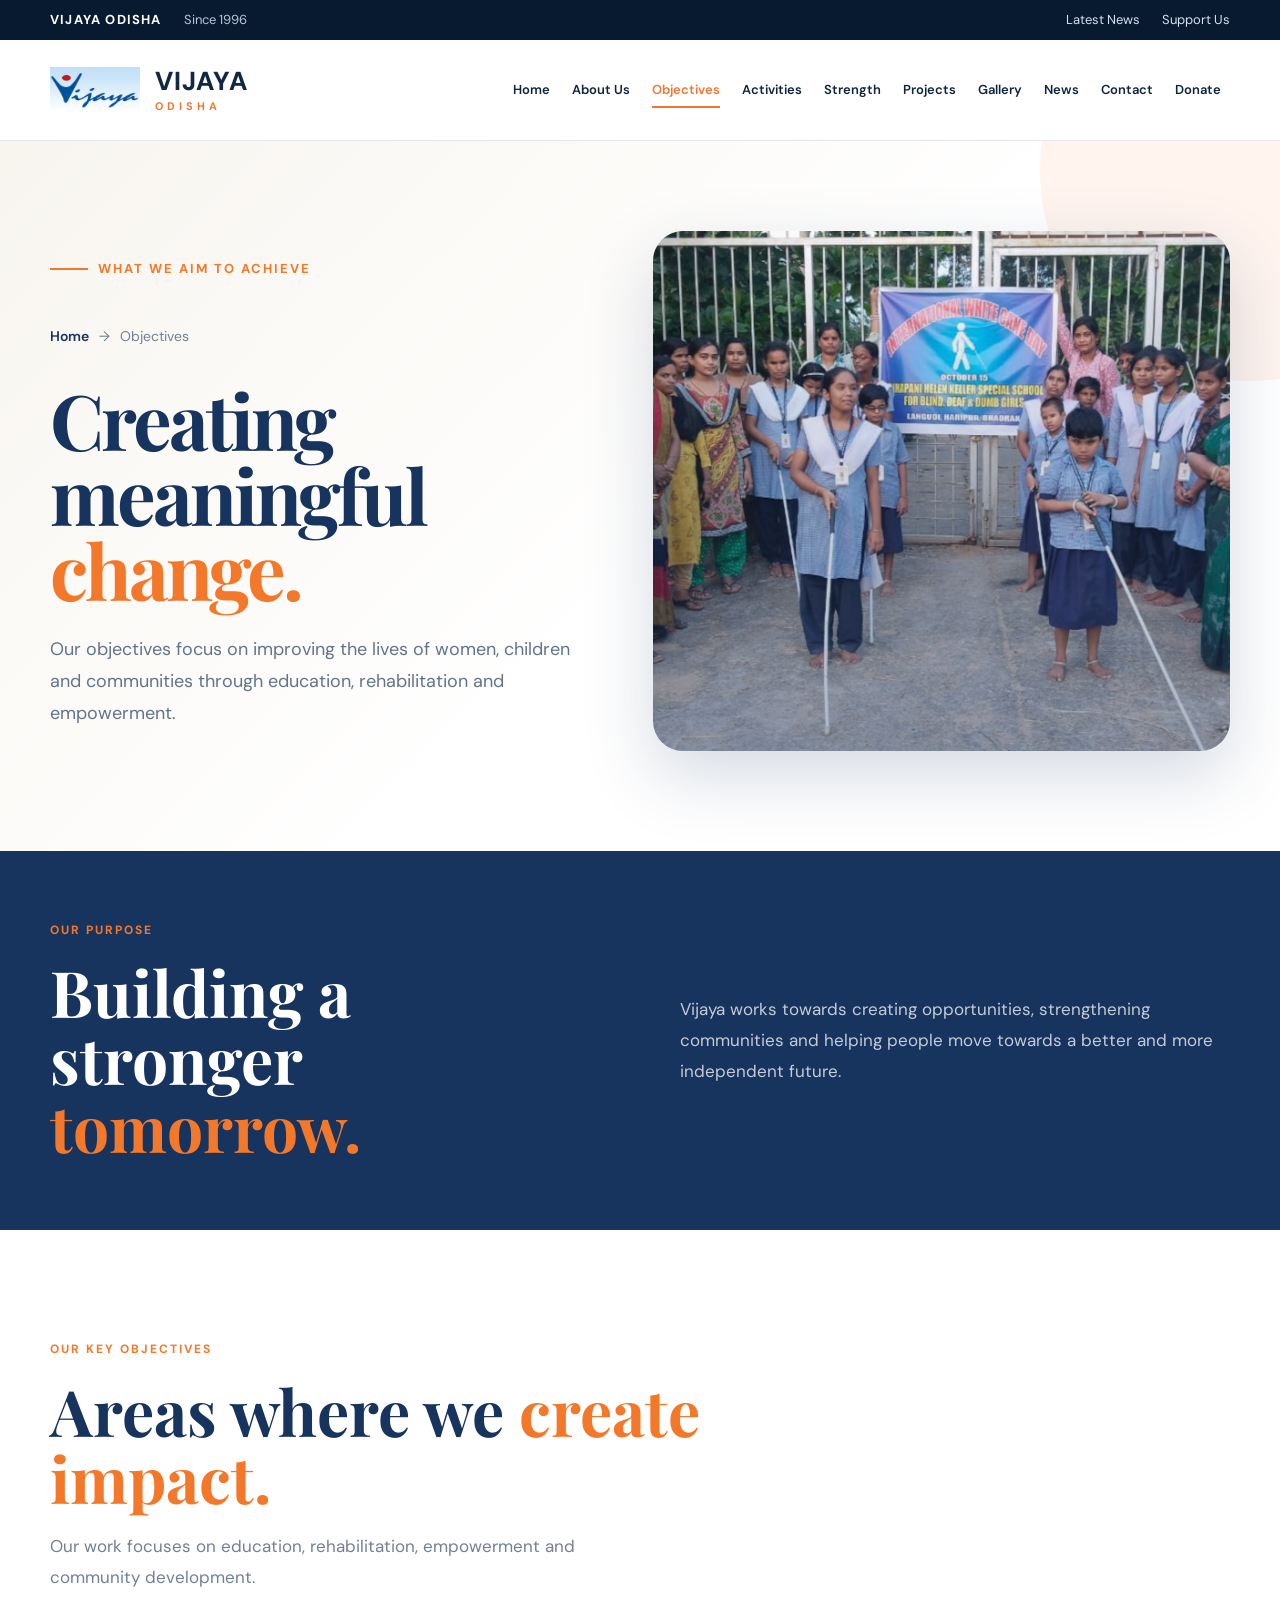
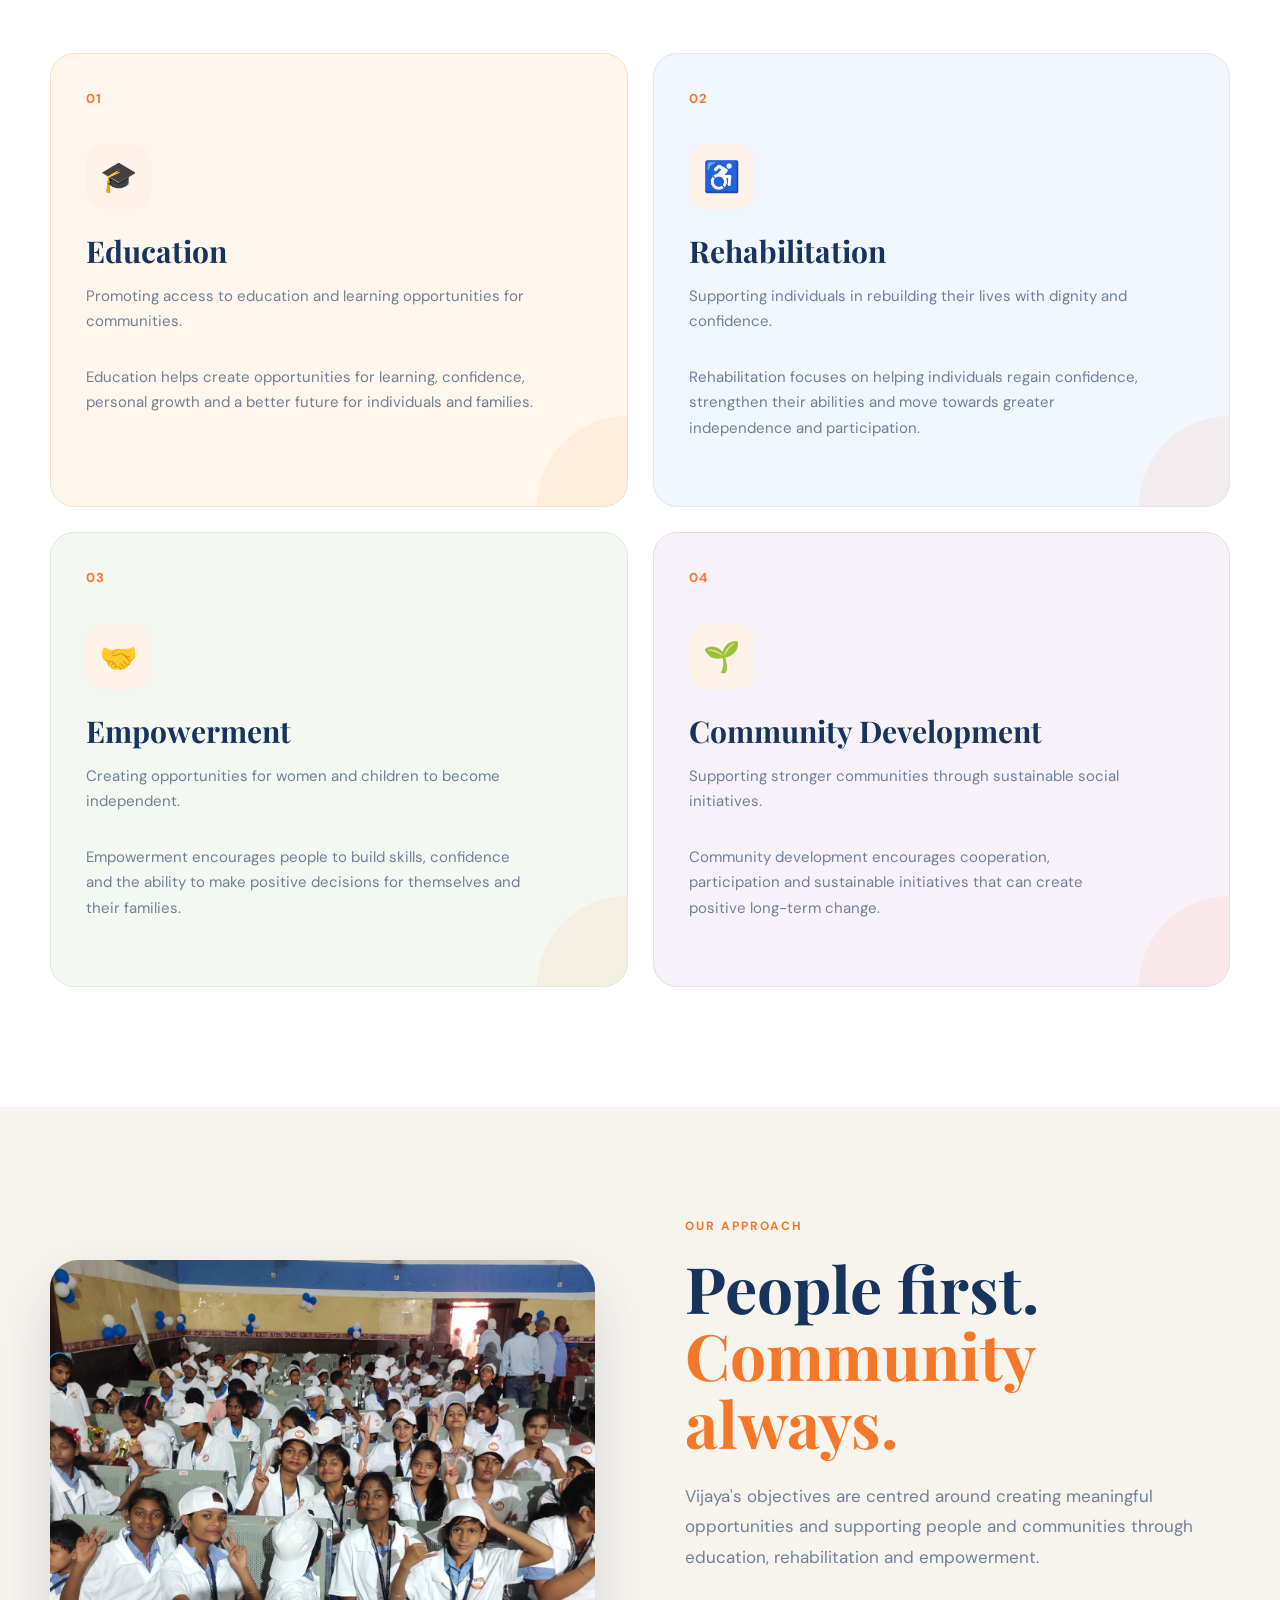
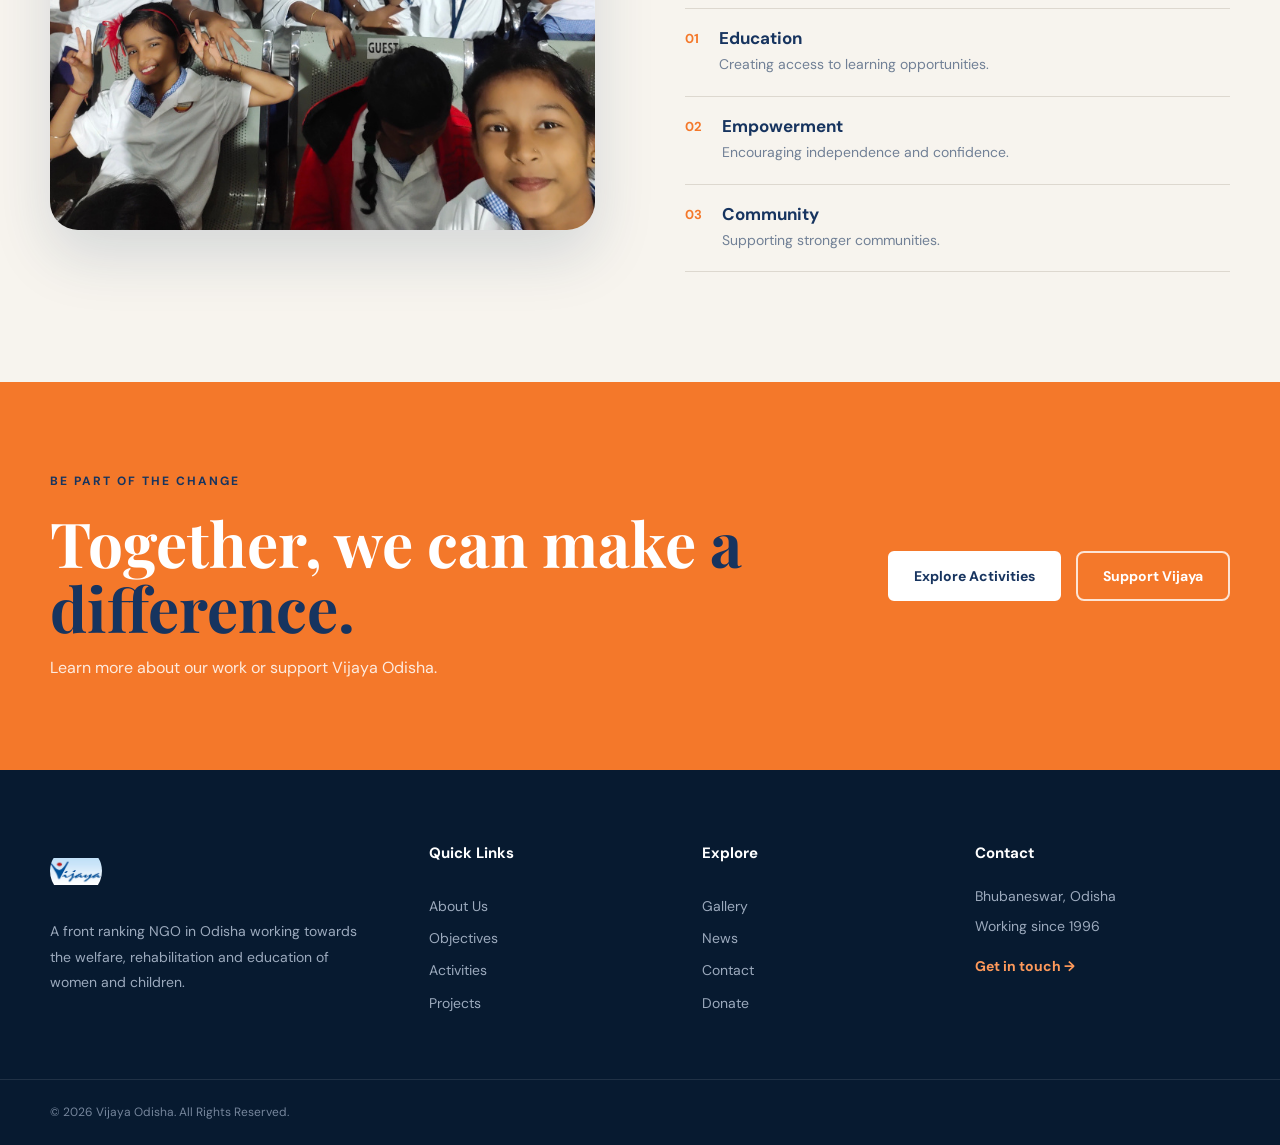
<file: objectives.html>
<!DOCTYPE html>
<html lang="en">

<head>
    <meta charset="UTF-8">

    <meta name="viewport"
        content="width=device-width, initial-scale=1.0">

    <meta name="description"
        content="Learn about the objectives of Vijaya Odisha and its work towards education, rehabilitation, empowerment and community development.">

    <title>Objectives - Vijaya Odisha</title>

    <!-- Google Fonts -->
    <link rel="preconnect"
        href="https://fonts.googleapis.com">

    <link rel="preconnect"
        href="https://fonts.gstatic.com"
        crossorigin>

    <link
        href="https://fonts.googleapis.com/css2?family=DM+Sans:wght@400;500;600;700&family=Playfair+Display:wght@500;600;700&display=swap"
        rel="stylesheet">

    <!-- Main CSS -->
    <link rel="stylesheet"
        href="css/style.css">
</head>


<body>


    <!-- =========================
         TOP BAR
    ========================== -->

    <div class="topbar">

        <div class="container topbar-inner">

            <div class="topbar-left">

                <span>VIJAYA ODISHA</span>

                <span>Since 1996</span>

            </div>


            <div class="topbar-right">

                <a href="news.html">
                    Latest News
                </a>

                <a href="donate.html">
                    Support Us
                </a>

                <a href="login.html"
                    class="login-link">
                    Login
                </a>

            </div>

        </div>

    </div>



    <!-- =========================
         HEADER
    ========================== -->

    <header class="header">

        <div class="container header-inner">


            <!-- LOGO + VIJAYA ODISHA -->

            <a href="index.html"
                class="brand">

                <img
                    src="assets/images/vijay-odisha-logo.jpg"
                    alt="Vijaya Odisha Logo"
                    class="brand-logo">

                <div class="brand-text">

                    <strong>VIJAYA</strong>

                    <span>ODISHA</span>

                </div>

            </a>



            <!-- DESKTOP NAVIGATION -->

            <nav class="navigation"
                aria-label="Main navigation">

                <a href="index.html">
                    Home
                </a>

                <a href="about-us.html">
                    About Us
                </a>

                <a href="objectives.html"
                    class="active">
                    Objectives
                </a>

                <a href="activities.html">
                    Activities
                </a>

                <a href="strength.html">
                    Strength
                </a>

                <a href="projects.html">
                    Projects
                </a>

                <a href="photo-gallery.html">
                    Gallery
                </a>

                <a href="news.html">
                    News
                </a>

                <a href="contact.html">
                    Contact
                </a>

                <a href="donate.html"
                    class="donate-button">
                    Donate
                </a>

            </nav>



            <!-- MOBILE MENU -->

            <button
                class="menu-toggle"
                id="menuToggle"
                aria-label="Open Menu"
                aria-expanded="false">

                ☰

            </button>

        </div>



        <!-- MOBILE NAVIGATION -->

        <nav
            class="mobile-navigation"
            id="mobileNavigation"
            aria-label="Mobile navigation">

            <a href="index.html">
                Home
            </a>

            <a href="about-us.html">
                About Us
            </a>

            <a href="objectives.html">
                Objectives
            </a>

            <a href="activities.html">
                Activities
            </a>

            <a href="strength.html">
                Strength
            </a>

            <a href="projects.html">
                Projects
            </a>

            <a href="photo-gallery.html">
                Gallery
            </a>

            <a href="news.html">
                News
            </a>

            <a href="contact.html">
                Contact
            </a>

            <a href="donate.html">
                Donate
            </a>

            <a href="login.html">
                Login
            </a>

        </nav>

    </header>



    <main>


        <!-- =========================
             OBJECTIVES HERO
        ========================== -->

        <section class="objectives-hero">

            <div class="container objectives-hero-grid">


                <!-- LEFT -->

                <div class="objectives-hero-content">

                    <div class="hero-label">
                        WHAT WE AIM TO ACHIEVE
                    </div>


                    <div class="breadcrumb">

                        <a href="index.html">
                            Home
                        </a>

                        <span>→</span>

                        <span>
                            Objectives
                        </span>

                    </div>


                    <h1>

                        Creating meaningful

                        <span>
                            change.
                        </span>

                    </h1>


                    <p>

                        Our objectives focus on improving the lives
                        of women, children and communities through
                        education, rehabilitation and empowerment.

                    </p>

                </div>



                <!-- RIGHT IMAGE -->

                <div class="objectives-hero-image">

                    <img
                        src="assets/images/IMG_20250310_154859.jpg"
                        alt="Community members participating in a Vijaya Odisha activity">

                </div>

            </div>

        </section>



        <!-- =========================
             INTRO STRIP
        ========================== -->

        <section class="objective-intro">

            <div class="container objective-intro-grid">


                <div>

                    <span class="small-label">
                        OUR PURPOSE
                    </span>


                    <h2>

                        Building a stronger

                        <span>
                            tomorrow.
                        </span>

                    </h2>

                </div>


                <p>

                    Vijaya works towards creating opportunities,
                    strengthening communities and helping people
                    move towards a better and more independent
                    future.

                </p>

            </div>

        </section>



        <!-- =========================
             OBJECTIVE CARDS
        ========================== -->

        <section class="objective-cards-section">

            <div class="container">


                <div class="section-intro">

                    <span class="small-label">
                        OUR KEY OBJECTIVES
                    </span>


                    <h2>

                        Areas where we

                        <span>
                            create impact.
                        </span>

                    </h2>


                    <p>

                        Our work focuses on education,
                        rehabilitation, empowerment and
                        community development.

                    </p>

                </div>



                <div class="objective-cards">


                    <!-- CARD 01 -->

                    <article class="objective-card">

                        <div class="objective-card-top">

                            <span class="objective-number">
                                01
                            </span>

                        </div>


                        <div class="objective-title">

                            <div class="objective-icon">
                                🎓
                            </div>

                            <h3>
                                Education
                            </h3>

                        </div>


                        <p class="objective-main">

                            Promoting access to education and
                            learning opportunities for communities.

                        </p>


                        <p class="objective-extra">

                            Education helps create opportunities
                            for learning, confidence, personal growth
                            and a better future for individuals
                            and families.

                        </p>

                    </article>



                    <!-- CARD 02 -->

                    <article class="objective-card">

                        <div class="objective-card-top">

                            <span class="objective-number">
                                02
                            </span>

                        </div>


                        <div class="objective-title">

                            <div class="objective-icon">
                                ♿
                            </div>

                            <h3>
                                Rehabilitation
                            </h3>

                        </div>


                        <p class="objective-main">

                            Supporting individuals in rebuilding
                            their lives with dignity and confidence.

                        </p>


                        <p class="objective-extra">

                            Rehabilitation focuses on helping
                            individuals regain confidence, strengthen
                            their abilities and move towards greater
                            independence and participation.

                        </p>

                    </article>



                    <!-- CARD 03 -->

                    <article class="objective-card">

                        <div class="objective-card-top">

                            <span class="objective-number">
                                03
                            </span>

                        </div>


                        <div class="objective-title">

                            <div class="objective-icon">
                                🤝
                            </div>

                            <h3>
                                Empowerment
                            </h3>

                        </div>


                        <p class="objective-main">

                            Creating opportunities for women and
                            children to become independent.

                        </p>


                        <p class="objective-extra">

                            Empowerment encourages people to build
                            skills, confidence and the ability to make
                            positive decisions for themselves and
                            their families.

                        </p>

                    </article>



                    <!-- CARD 04 -->

                    <article class="objective-card">

                        <div class="objective-card-top">

                            <span class="objective-number">
                                04
                            </span>

                        </div>


                        <div class="objective-title">

                            <div class="objective-icon">
                                🌱
                            </div>

                            <h3>
                                Community Development
                            </h3>

                        </div>


                        <p class="objective-main">

                            Supporting stronger communities through
                            sustainable social initiatives.

                        </p>


                        <p class="objective-extra">

                            Community development encourages
                            cooperation, participation and sustainable
                            initiatives that can create positive
                            long-term change.

                        </p>

                    </article>


                </div>

            </div>

        </section>



        <!-- =========================
             FEATURE SECTION
        ========================== -->

        <section class="objective-feature">

            <div class="container objective-feature-grid">


                <div class="objective-feature-image">

                    <img
                        src="assets/images/IMG_20241203_121532.jpg"
                        alt="Vijaya Odisha community activity">

                </div>



                <div class="objective-feature-content">

                    <span class="small-label">
                        OUR APPROACH
                    </span>


                    <h2>

                        People first.

                        <span>
                            Community always.
                        </span>

                    </h2>


                    <p>

                        Vijaya's objectives are centred around
                        creating meaningful opportunities and
                        supporting people and communities through
                        education, rehabilitation and empowerment.

                    </p>



                    <div class="feature-points">


                        <div class="feature-point">

                            <span>
                                01
                            </span>

                            <div>

                                <h3>
                                    Education
                                </h3>

                                <p>
                                    Creating access to learning
                                    opportunities.
                                </p>

                            </div>

                        </div>



                        <div class="feature-point">

                            <span>
                                02
                            </span>

                            <div>

                                <h3>
                                    Empowerment
                                </h3>

                                <p>
                                    Encouraging independence and
                                    confidence.
                                </p>

                            </div>

                        </div>



                        <div class="feature-point">

                            <span>
                                03
                            </span>

                            <div>

                                <h3>
                                    Community
                                </h3>

                                <p>
                                    Supporting stronger communities.
                                </p>

                            </div>

                        </div>


                    </div>

                </div>

            </div>

        </section>



        <!-- =========================
             CTA
        ========================== -->

        <section class="objectives-cta">

            <div class="container objectives-cta-inner">


                <div>

                    <span class="small-label">
                        BE PART OF THE CHANGE
                    </span>


                    <h2>

                        Together, we can make

                        <span>
                            a difference.
                        </span>

                    </h2>


                    <p>

                        Learn more about our work or support
                        Vijaya Odisha.

                    </p>

                </div>



                <div class="objectives-cta-buttons">

                    <a
                        href="activities.html"
                        class="button button-light">

                        Explore Activities

                    </a>


                    <a
                        href="donate.html"
                        class="button button-outline-light">

                        Support Vijaya

                    </a>

                </div>


            </div>

        </section>


    </main>



    <!-- =========================
         FOOTER
    ========================== -->

    <footer class="footer">

        <div class="container footer-grid">


            <div class="footer-about">

                <a
                    href="index.html"
                    class="footer-brand">

                    <img
                        src="assets/images/vijay-odisha-logo.jpg"
                        alt="Vijaya Odisha Logo">

                </a>


                <p>

                    A front ranking NGO in Odisha working
                    towards the welfare, rehabilitation and
                    education of women and children.

                </p>

            </div>



            <div class="footer-links">

                <h3>
                    Quick Links
                </h3>


                <a href="about-us.html">
                    About Us
                </a>


                <a href="objectives.html">
                    Objectives
                </a>


                <a href="activities.html">
                    Activities
                </a>


                <a href="projects.html">
                    Projects
                </a>

            </div>



            <div class="footer-links">

                <h3>
                    Explore
                </h3>


                <a href="photo-gallery.html">
                    Gallery
                </a>


                <a href="news.html">
                    News
                </a>


                <a href="contact.html">
                    Contact
                </a>


                <a href="donate.html">
                    Donate
                </a>

            </div>



            <div class="footer-contact">

                <h3>
                    Contact
                </h3>


                <p>
                    Bhubaneswar, Odisha
                </p>


                <p>
                    Working since 1996
                </p>


                <a href="contact.html">
                    Get in touch →
                </a>

            </div>


        </div>



        <div class="footer-bottom">

            <div class="container">

                <p>

                    © 2026 Vijaya Odisha.
                    All Rights Reserved.

                </p>

            </div>

        </div>

    </footer>



    <!-- JavaScript -->

    <script src="js/script.js"></script>

</body>

</html>
</file>
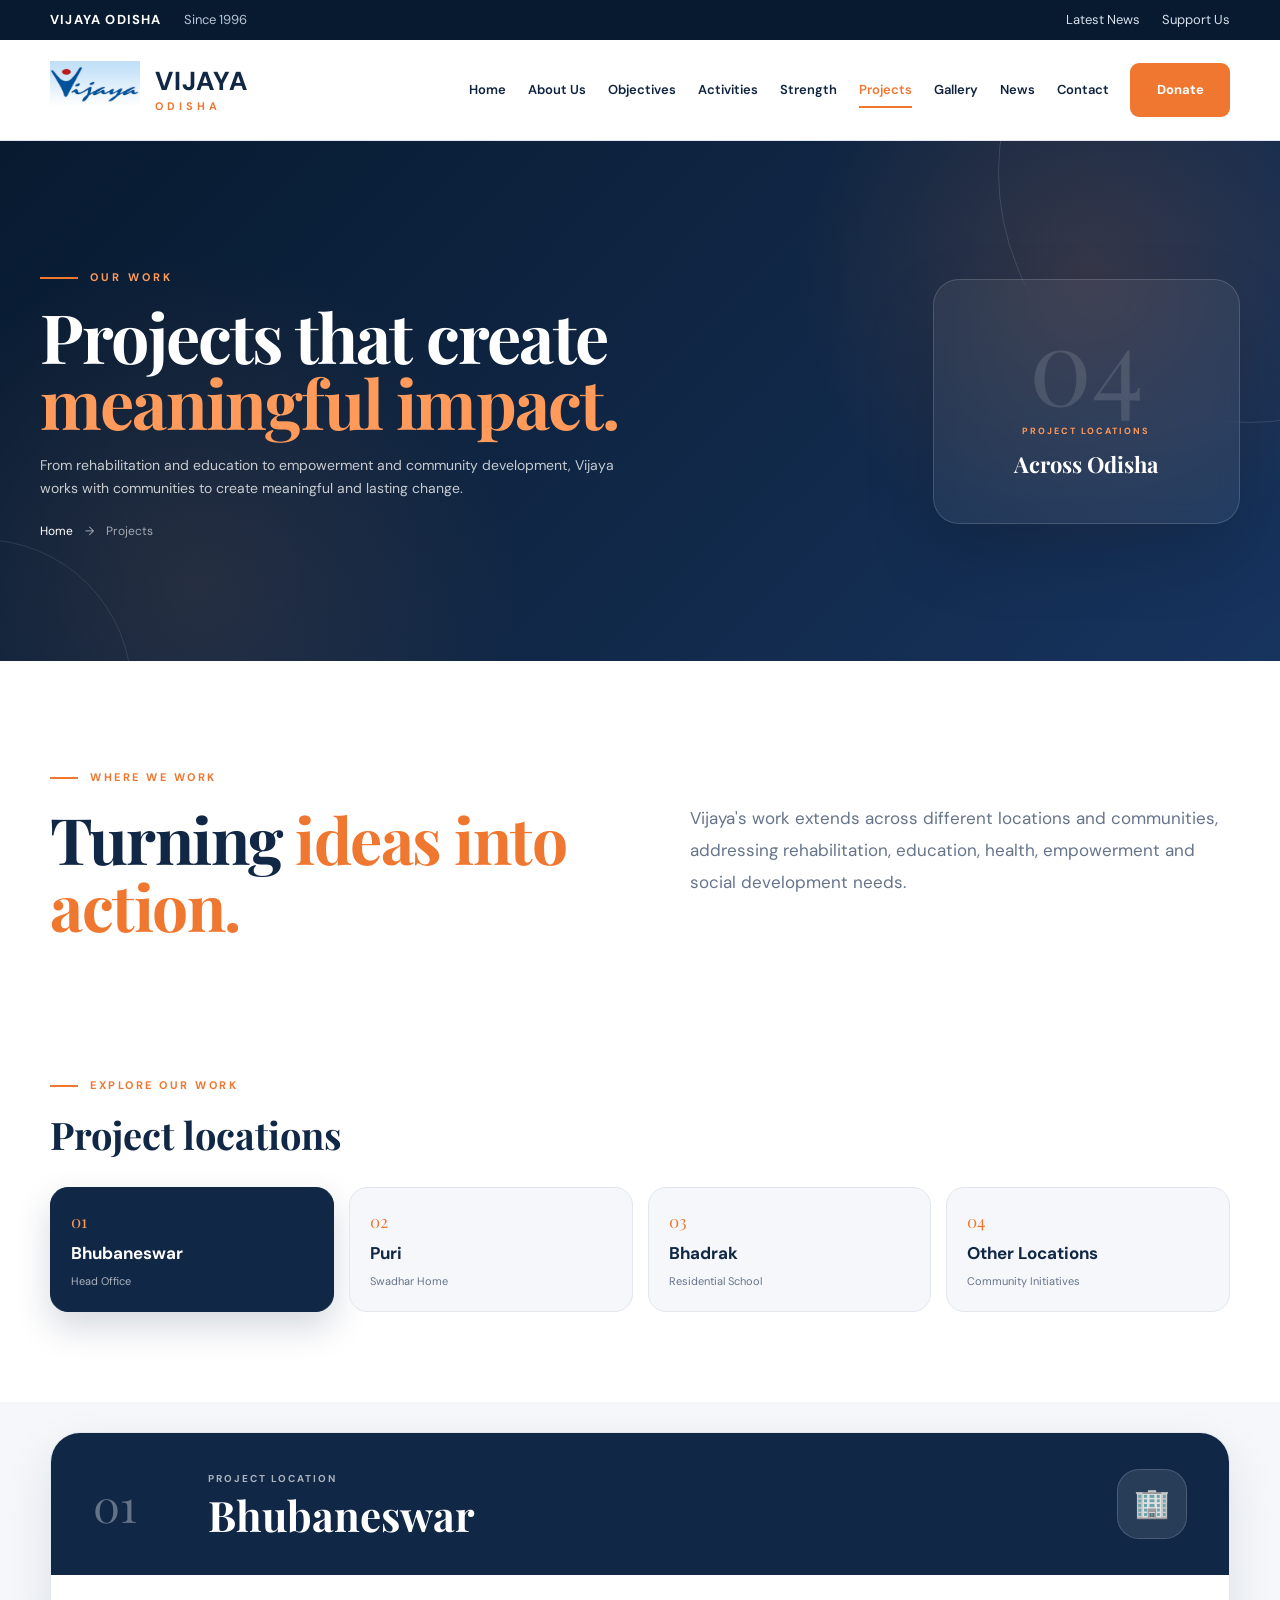
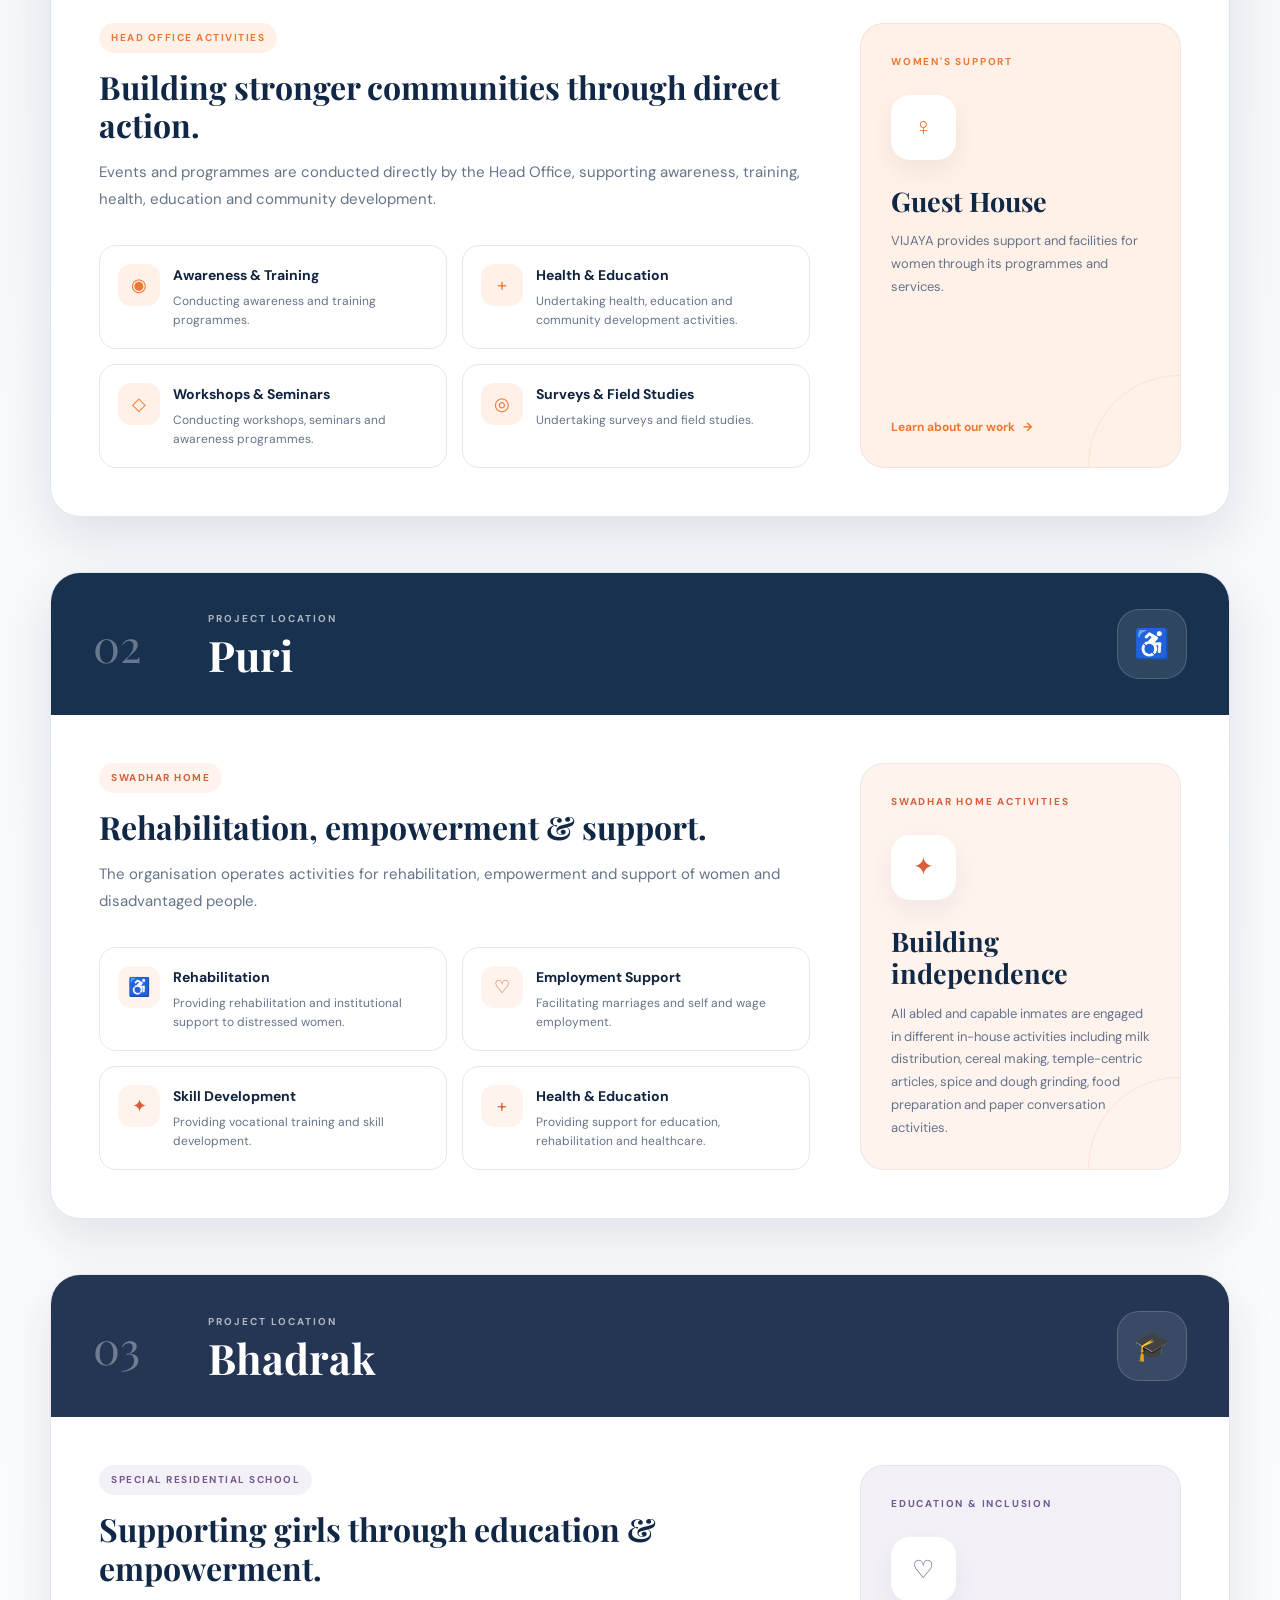
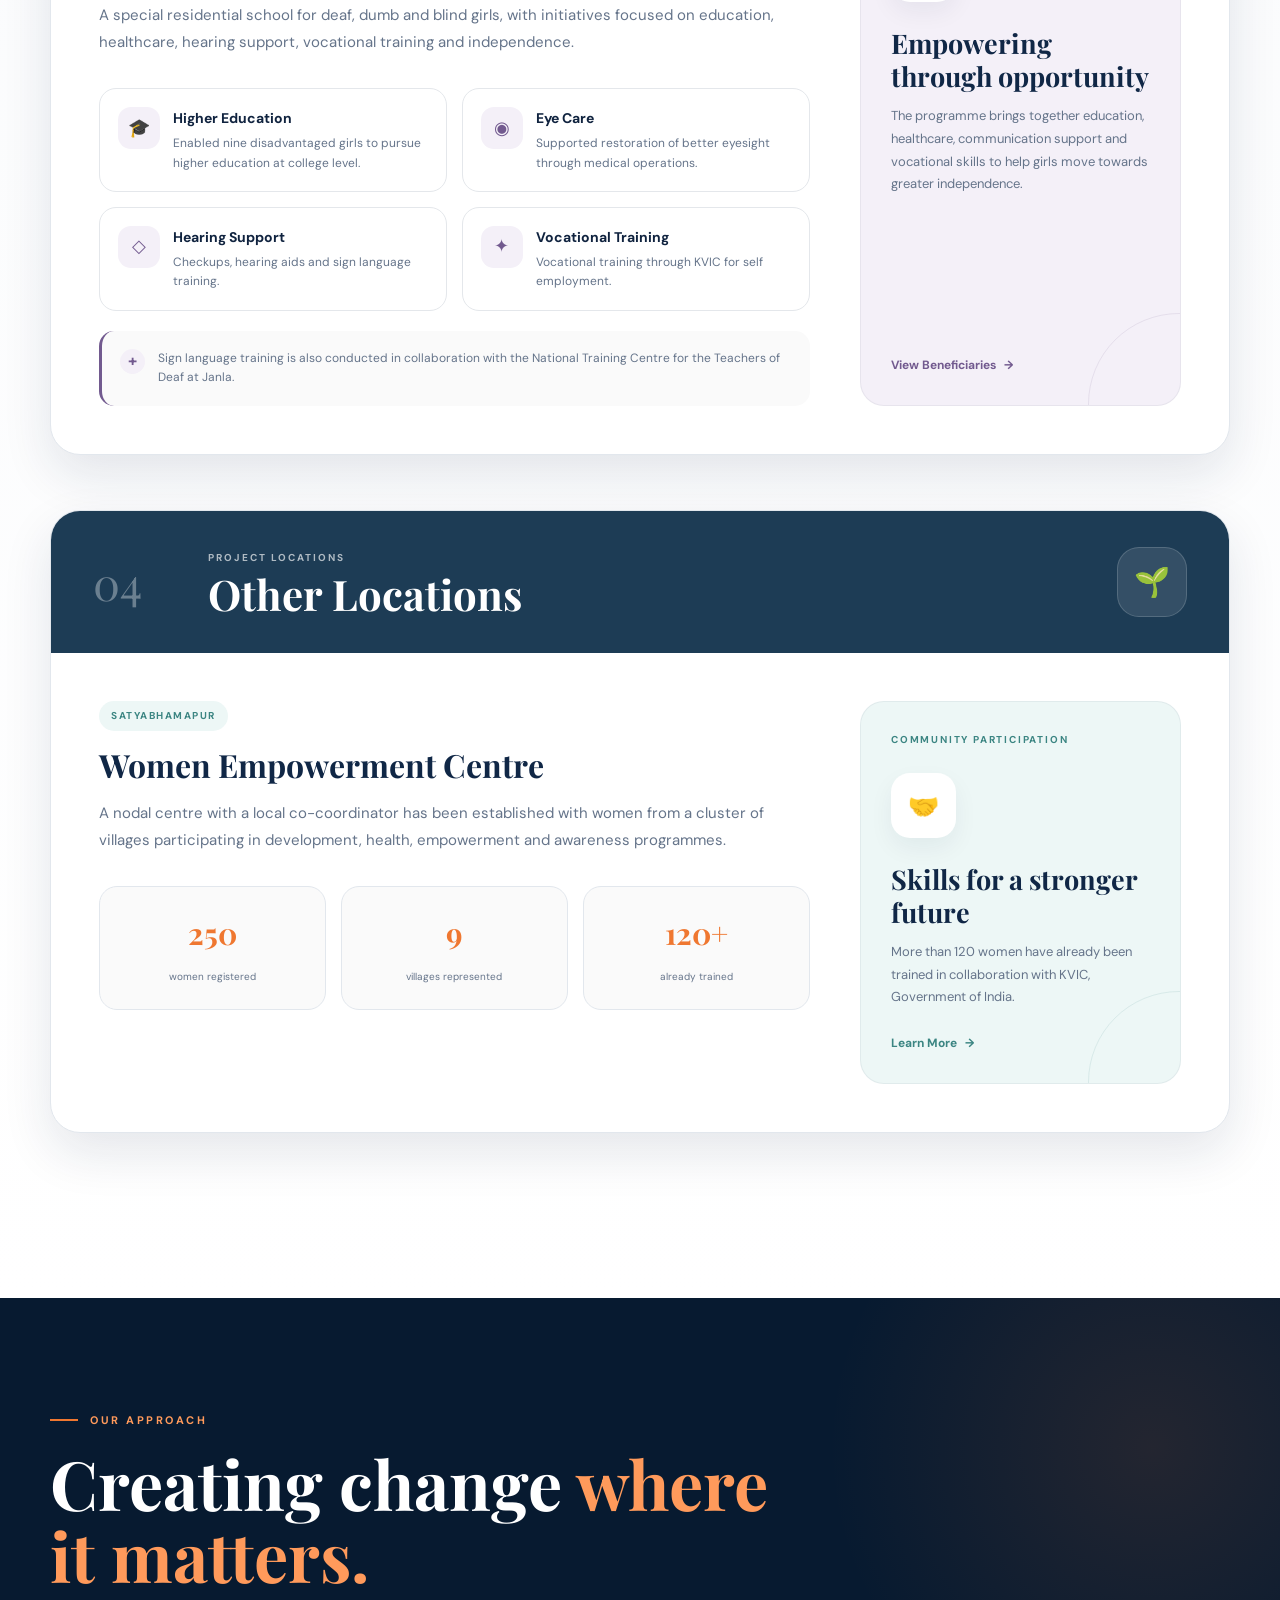
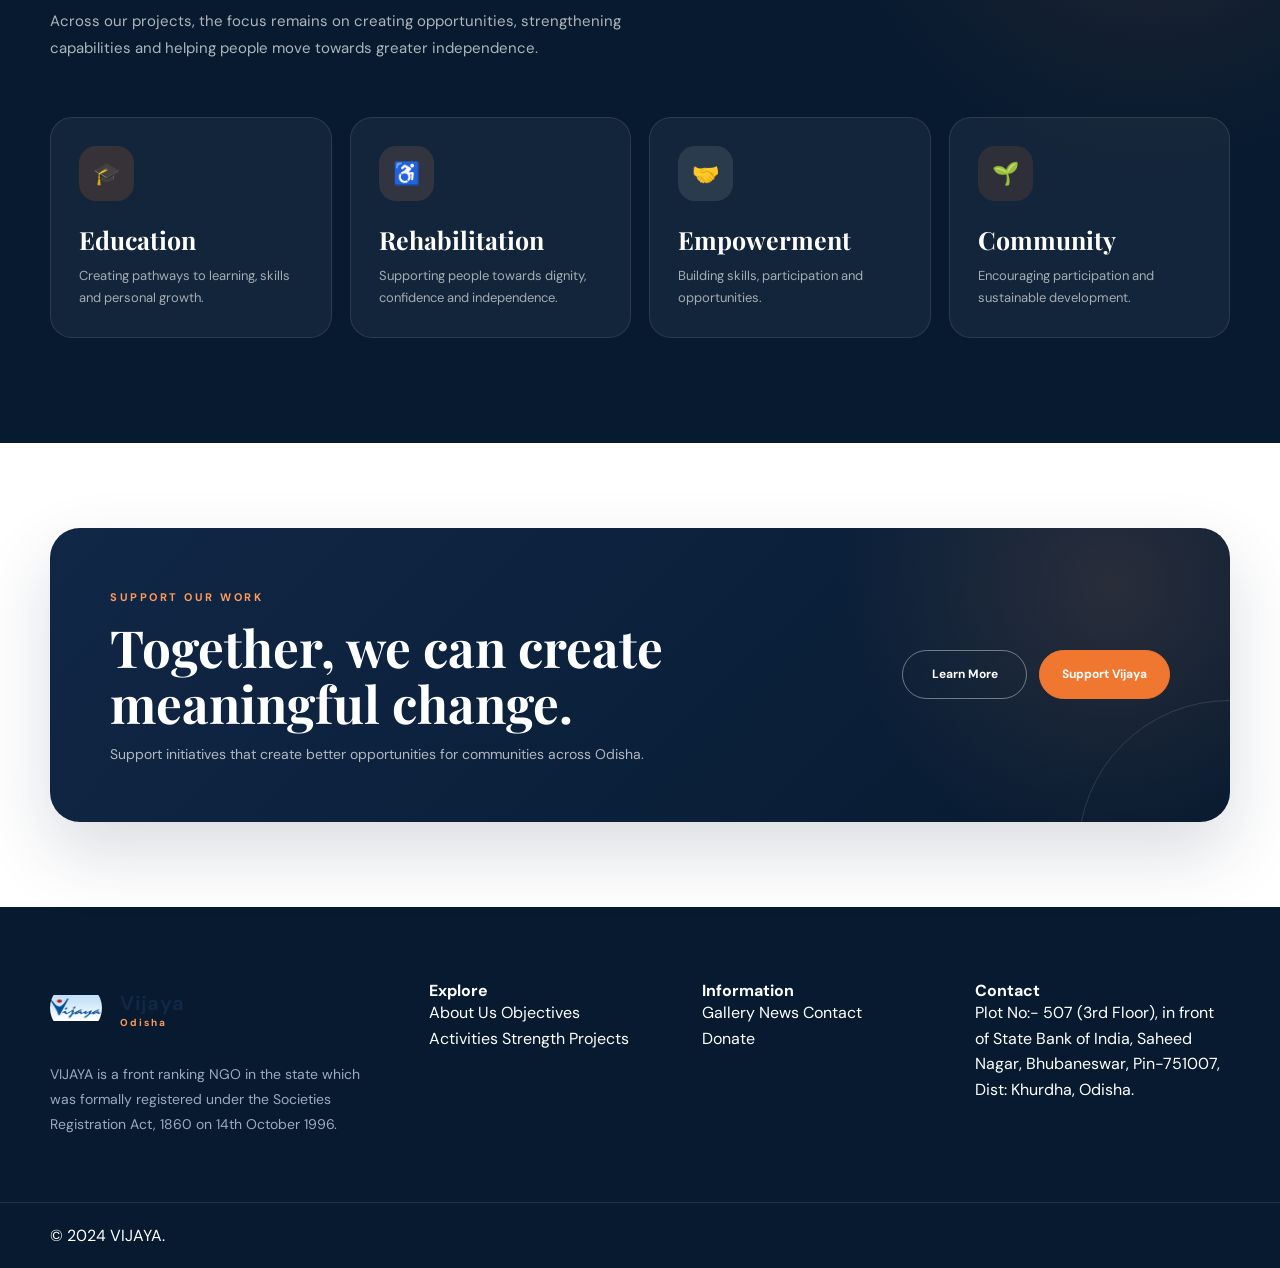
<file: projects.html>
<!DOCTYPE html>
<html lang="en">

<head>

    <meta charset="UTF-8">

    <meta name="viewport"
          content="width=device-width, initial-scale=1.0">

    <meta name="description"
          content="Explore Vijaya Odisha's projects and initiatives across Odisha.">

    <title>Projects | Vijaya Odisha</title>


    <!-- Google Fonts -->

    <link rel="preconnect"
          href="https://fonts.googleapis.com">

    <link
        href="https://fonts.googleapis.com/css2?family=DM+Sans:wght@400;500;600;700&family=Playfair+Display:wght@500;600;700&display=swap"
        rel="stylesheet">


    <!-- Main CSS -->

    <link rel="stylesheet"
          href="css/style.css">

</head>


<body>


<!-- =========================================================
     TOP BAR
========================================================= -->

<div class="topbar">

    <div class="container topbar-inner">

        <div class="topbar-left">

            <span>VIJAYA ODISHA</span>

            <span>Since 1996</span>

        </div>


        <div class="topbar-right">

            <a href="news.html">
                Latest News
            </a>

            <a href="donate.html">
                Support Us
            </a>

        </div>

    </div>

</div>



<!-- =========================================================
     HEADER
========================================================= -->

<header class="header">

    <div class="container header-inner">


        <a href="index.html"
           class="brand">

            <div class="brand-logo">

                <img
                    src="assets/images/vijay-odisha-logo.jpg"
                    alt="Vijaya Odisha Logo">

            </div>

            <div class="brand-text">

                <strong>VIJAYA</strong>

                <span>ODISHA</span>

            </div>

        </a>



        <button
            class="menu-toggle"
            id="menuToggle"
            aria-label="Open navigation">

            <span></span>
            <span></span>
            <span></span>

        </button>



        <nav
            class="navigation"
            id="navigation">

            <a href="index.html">
                Home
            </a>

            <a href="about-us.html">
                About Us
            </a>

            <a href="objectives.html">
                Objectives
            </a>

            <a href="activities.html">
                Activities
            </a>

            <a href="strength.html">
                Strength
            </a>

            <a href="projects.html"
               class="active">
                Projects
            </a>

            <a href="photo-gallery.html">
                Gallery
            </a>

            <a href="news.html">
                News
            </a>

            <a href="contact.html">
                Contact
            </a>

            <a href="donate.html"
               class="donate-link">
                Donate
            </a>

        </nav>

    </div>



    <!-- MOBILE NAVIGATION -->

    <nav
        class="mobile-navigation"
        id="mobileNavigation">

        <a href="index.html">
            Home
        </a>

        <a href="about-us.html">
            About Us
        </a>

        <a href="objectives.html">
            Objectives
        </a>

        <a href="activities.html">
            Activities
        </a>

        <a href="strength.html">
            Strength
        </a>

        <a href="projects.html"
           class="active">
            Projects
        </a>

        <a href="photo-gallery.html">
            Gallery
        </a>

        <a href="news.html">
            News
        </a>

        <a href="contact.html">
            Contact
        </a>

        <a href="donate.html"
           class="mobile-donate">
            Donate
        </a>

    </nav>

</header>



<main>


<!-- =========================================================
     PROJECT HERO
========================================================= -->

<section class="projects-hero">

    <div class="projects-hero-shape"></div>

    <div class="container projects-hero-inner">


        <div class="projects-hero-content">

            <span class="projects-eyebrow">
                OUR WORK
            </span>


            <h1>

                Projects that create
                <span>meaningful impact.</span>

            </h1>


            <p>

                From rehabilitation and education to
                empowerment and community development,
                Vijaya works with communities to create
                meaningful and lasting change.

            </p>


            <div class="projects-breadcrumb">

                <a href="index.html">
                    Home
                </a>

                <span>→</span>

                <span>
                    Projects
                </span>

            </div>

        </div>



        <div class="projects-hero-side">


            <div class="projects-hero-number">
                04
            </div>


            <div class="projects-hero-caption">

                <span>
                    PROJECT LOCATIONS
                </span>

                <strong>
                    Across Odisha
                </strong>

            </div>


        </div>

    </div>

</section>



<!-- =========================================================
     PROJECT INTRO
========================================================= -->

<section class="projects-intro">

    <div class="container">

        <div class="projects-intro-grid">


            <div>

                <span class="projects-section-label">
                    WHERE WE WORK
                </span>

                <h2>

                    Turning
                    <span>ideas into action.</span>

                </h2>

            </div>


            <p>

                Vijaya's work extends across different
                locations and communities, addressing
                rehabilitation, education, health,
                empowerment and social development needs.

            </p>

        </div>

    </div>

</section>



<!-- =========================================================
     LOCATION NAVIGATION
========================================================= -->

<section class="project-navigation-section">

    <div class="container">


        <div class="project-navigation-heading">

            <span class="projects-section-label">
                EXPLORE OUR WORK
            </span>

            <h2>
                Project locations
            </h2>

        </div>



        <div class="project-location-nav">


            <a href="#bhubaneswar"
               class="project-nav-item active">

                <span>01</span>

                <strong>
                    Bhubaneswar
                </strong>

                <small>
                    Head Office
                </small>

            </a>


            <a href="#puri"
               class="project-nav-item">

                <span>02</span>

                <strong>
                    Puri
                </strong>

                <small>
                    Swadhar Home
                </small>

            </a>


            <a href="#bhadrak"
               class="project-nav-item">

                <span>03</span>

                <strong>
                    Bhadrak
                </strong>

                <small>
                    Residential School
                </small>

            </a>


            <a href="#other-projects"
               class="project-nav-item">

                <span>04</span>

                <strong>
                    Other Locations
                </strong>

                <small>
                    Community Initiatives
                </small>

            </a>

        </div>

    </div>

</section>



<!-- =========================================================
     PROJECTS
========================================================= -->

<section class="modern-projects-section">

    <div class="container">



        <!-- =================================================
             BHUBANESWAR
        ================================================== -->

        <article
            class="modern-project-card project-blue"
            id="bhubaneswar">


            <div class="modern-project-header">


                <div class="modern-project-number">
                    01
                </div>


                <div>

                    <span>
                        PROJECT LOCATION
                    </span>

                    <h2>
                        Bhubaneswar
                    </h2>

                </div>


                <div class="modern-project-icon">
                    🏢
                </div>

            </div>



            <div class="modern-project-body">


                <div class="modern-project-main">


                    <span class="project-mini-label">
                        HEAD OFFICE ACTIVITIES
                    </span>


                    <h3>
                        Building stronger communities
                        through direct action.
                    </h3>


                    <p>

                        Events and programmes are conducted
                        directly by the Head Office, supporting
                        awareness, training, health, education
                        and community development.

                    </p>


                    <div class="project-activity-grid">


                        <div class="project-activity">

                            <span class="activity-icon">
                                ◉
                            </span>

                            <div>

                                <strong>
                                    Awareness & Training
                                </strong>

                                <p>
                                    Conducting awareness and
                                    training programmes.
                                </p>

                            </div>

                        </div>



                        <div class="project-activity">

                            <span class="activity-icon">
                                +
                            </span>

                            <div>

                                <strong>
                                    Health & Education
                                </strong>

                                <p>
                                    Undertaking health, education
                                    and community development
                                    activities.
                                </p>

                            </div>

                        </div>



                        <div class="project-activity">

                            <span class="activity-icon">
                                ◇
                            </span>

                            <div>

                                <strong>
                                    Workshops & Seminars
                                </strong>

                                <p>
                                    Conducting workshops, seminars
                                    and awareness programmes.
                                </p>

                            </div>

                        </div>



                        <div class="project-activity">

                            <span class="activity-icon">
                                ◎
                            </span>

                            <div>

                                <strong>
                                    Surveys & Field Studies
                                </strong>

                                <p>
                                    Undertaking surveys and
                                    field studies.
                                </p>

                            </div>

                        </div>

                    </div>

                </div>



                <div class="project-feature-box">


                    <span>
                        WOMEN'S SUPPORT
                    </span>


                    <div class="project-feature-icon">
                        ♀
                    </div>


                    <h3>
                        Guest House
                    </h3>


                    <p>

                        VIJAYA provides support and facilities
                        for women through its programmes
                        and services.

                    </p>


                    <a href="contact.html">
                        Learn about our work
                        <span>→</span>
                    </a>

                </div>

            </div>

        </article>



        <!-- =================================================
             PURI
        ================================================== -->

        <article
            class="modern-project-card project-red"
            id="puri">


            <div class="modern-project-header">


                <div class="modern-project-number">
                    02
                </div>


                <div>

                    <span>
                        PROJECT LOCATION
                    </span>

                    <h2>
                        Puri
                    </h2>

                </div>


                <div class="modern-project-icon">
                    ♿
                </div>

            </div>



            <div class="modern-project-body">


                <div class="modern-project-main">


                    <span class="project-mini-label">
                        SWADHAR HOME
                    </span>


                    <h3>
                        Rehabilitation,
                        empowerment & support.
                    </h3>


                    <p>

                        The organisation operates activities
                        for rehabilitation, empowerment and
                        support of women and disadvantaged
                        people.

                    </p>



                    <div class="project-activity-grid">


                        <div class="project-activity">

                            <span class="activity-icon">
                                ♿
                            </span>

                            <div>

                                <strong>
                                    Rehabilitation
                                </strong>

                                <p>
                                    Providing rehabilitation and
                                    institutional support to
                                    distressed women.
                                </p>

                            </div>

                        </div>



                        <div class="project-activity">

                            <span class="activity-icon">
                                ♡
                            </span>

                            <div>

                                <strong>
                                    Employment Support
                                </strong>

                                <p>
                                    Facilitating marriages and
                                    self and wage employment.
                                </p>

                            </div>

                        </div>



                        <div class="project-activity">

                            <span class="activity-icon">
                                ✦
                            </span>

                            <div>

                                <strong>
                                    Skill Development
                                </strong>

                                <p>
                                    Providing vocational training
                                    and skill development.
                                </p>

                            </div>

                        </div>



                        <div class="project-activity">

                            <span class="activity-icon">
                                +
                            </span>

                            <div>

                                <strong>
                                    Health & Education
                                </strong>

                                <p>
                                    Providing support for education,
                                    rehabilitation and healthcare.
                                </p>

                            </div>

                        </div>

                    </div>

                </div>



                <div class="project-feature-box">


                    <span>
                        SWADHAR HOME ACTIVITIES
                    </span>


                    <div class="project-feature-icon">
                        ✦
                    </div>


                    <h3>
                        Building independence
                    </h3>


                    <p>

                        All abled and capable inmates are
                        engaged in different in-house activities
                        including milk distribution, cereal making,
                        temple-centric articles, spice and dough
                        grinding, food preparation and paper
                        conversation activities.

                    </p>


                </div>

            </div>

        </article>



        <!-- =================================================
             BHADRAK
        ================================================== -->

        <article
            class="modern-project-card project-purple"
            id="bhadrak">


            <div class="modern-project-header">


                <div class="modern-project-number">
                    03
                </div>


                <div>

                    <span>
                        PROJECT LOCATION
                    </span>

                    <h2>
                        Bhadrak
                    </h2>

                </div>


                <div class="modern-project-icon">
                    🎓
                </div>

            </div>



            <div class="modern-project-body">


                <div class="modern-project-main">


                    <span class="project-mini-label">
                        SPECIAL RESIDENTIAL SCHOOL
                    </span>


                    <h3>
                        Supporting girls through
                        education & empowerment.
                    </h3>


                    <p>

                        A special residential school for
                        deaf, dumb and blind girls, with
                        initiatives focused on education,
                        healthcare, hearing support,
                        vocational training and independence.

                    </p>



                    <div class="project-activity-grid">


                        <div class="project-activity">

                            <span class="activity-icon">
                                🎓
                            </span>

                            <div>

                                <strong>
                                    Higher Education
                                </strong>

                                <p>
                                    Enabled nine disadvantaged
                                    girls to pursue higher education
                                    at college level.
                                </p>

                            </div>

                        </div>



                        <div class="project-activity">

                            <span class="activity-icon">
                                ◉
                            </span>

                            <div>

                                <strong>
                                    Eye Care
                                </strong>

                                <p>
                                    Supported restoration of better
                                    eyesight through medical
                                    operations.
                                </p>

                            </div>

                        </div>



                        <div class="project-activity">

                            <span class="activity-icon">
                                ◇
                            </span>

                            <div>

                                <strong>
                                    Hearing Support
                                </strong>

                                <p>
                                    Checkups, hearing aids and
                                    sign language training.
                                </p>

                            </div>

                        </div>



                        <div class="project-activity">

                            <span class="activity-icon">
                                ✦
                            </span>

                            <div>

                                <strong>
                                    Vocational Training
                                </strong>

                                <p>
                                    Vocational training through KVIC
                                    for self employment.
                                </p>

                            </div>

                        </div>

                    </div>



                    <div class="project-note">

                        <span>+</span>

                        <p>
                            Sign language training is also conducted
                            in collaboration with the National
                            Training Centre for the Teachers of Deaf
                            at Janla.
                        </p>

                    </div>

                </div>



                <div class="project-feature-box">


                    <span>
                        EDUCATION & INCLUSION
                    </span>


                    <div class="project-feature-icon">
                        ♡
                    </div>


                    <h3>
                        Empowering through opportunity
                    </h3>


                    <p>

                        The programme brings together
                        education, healthcare, communication
                        support and vocational skills to help
                        girls move towards greater independence.

                    </p>


                    <a href="#"
                       class="project-beneficiary-link">

                        View Beneficiaries

                        <span>→</span>

                    </a>

                </div>

            </div>

        </article>



        <!-- =================================================
             OTHER LOCATIONS
        ================================================== -->

        <article
            class="modern-project-card project-teal"
            id="other-projects">


            <div class="modern-project-header">


                <div class="modern-project-number">
                    04
                </div>


                <div>

                    <span>
                        PROJECT LOCATIONS
                    </span>

                    <h2>
                        Other Locations
                    </h2>

                </div>


                <div class="modern-project-icon">
                    🌱
                </div>

            </div>



            <div class="modern-project-body">


                <div class="modern-project-main">


                    <span class="project-mini-label">
                        SATYABHAMAPUR
                    </span>


                    <h3>
                        Women Empowerment Centre
                    </h3>


                    <p>

                        A nodal centre with a local
                        co-coordinator has been established
                        with women from a cluster of villages
                        participating in development, health,
                        empowerment and awareness programmes.

                    </p>



                    <div class="community-highlight">


                        <div class="community-stat">

                            <strong>
                                250
                            </strong>

                            <span>
                                women registered
                            </span>

                        </div>


                        <div class="community-stat">

                            <strong>
                                9
                            </strong>

                            <span>
                                villages represented
                            </span>

                        </div>


                        <div class="community-stat">

                            <strong>
                                120+
                            </strong>

                            <span>
                                already trained
                            </span>

                        </div>

                    </div>

                </div>



                <div class="project-feature-box">


                    <span>
                        COMMUNITY PARTICIPATION
                    </span>


                    <div class="project-feature-icon">
                        🤝
                    </div>


                    <h3>
                        Skills for a stronger future
                    </h3>


                    <p>

                        More than 120 women have already been
                        trained in collaboration with KVIC,
                        Government of India.

                    </p>


                    <a href="contact.html">

                        Learn More

                        <span>→</span>

                    </a>

                </div>

            </div>

        </article>


    </div>

</section>



<!-- =========================================================
     PROJECT IMPACT
========================================================= -->

<section class="project-impact-section">

    <div class="container">


        <div class="project-impact-heading">

            <span class="projects-section-label light">
                OUR APPROACH
            </span>

            <h2>

                Creating change
                <span>where it matters.</span>

            </h2>

            <p>

                Across our projects, the focus remains on
                creating opportunities, strengthening
                capabilities and helping people move towards
                greater independence.

            </p>

        </div>



        <div class="project-impact-grid">


            <div class="impact-card">

                <div class="impact-icon">
                    🎓
                </div>

                <h3>
                    Education
                </h3>

                <p>
                    Creating pathways to learning,
                    skills and personal growth.
                </p>

            </div>



            <div class="impact-card">

                <div class="impact-icon">
                    ♿
                </div>

                <h3>
                    Rehabilitation
                </h3>

                <p>
                    Supporting people towards dignity,
                    confidence and independence.
                </p>

            </div>



            <div class="impact-card">

                <div class="impact-icon">
                    🤝
                </div>

                <h3>
                    Empowerment
                </h3>

                <p>
                    Building skills, participation
                    and opportunities.
                </p>

            </div>



            <div class="impact-card">

                <div class="impact-icon">
                    🌱
                </div>

                <h3>
                    Community
                </h3>

                <p>
                    Encouraging participation and
                    sustainable development.
                </p>

            </div>

        </div>

    </div>

</section>



<!-- =========================================================
     CTA
========================================================= -->

<section class="projects-cta">

    <div class="container projects-cta-inner">


        <div>

            <span>
                SUPPORT OUR WORK
            </span>

            <h2>
                Together, we can create
                meaningful change.
            </h2>

            <p>
                Support initiatives that create better
                opportunities for communities across Odisha.
            </p>

        </div>


        <div class="projects-cta-buttons">

            <a
                href="about-us.html"
                class="projects-btn projects-btn-outline">

                Learn More

            </a>


            <a
                href="donate.html"
                class="projects-btn projects-btn-primary">

                Support Vijaya

            </a>

        </div>

    </div>

</section>


</main>



<!-- =========================================================
     FOOTER
========================================================= -->

<footer class="footer">

    <div class="container footer-grid">


        <div class="footer-about">


            <a href="index.html"
               class="footer-brand">

                <div class="brand-logo">

                    <img
                        src="assets/images/vijay-odisha-logo.jpg"
                        alt="Vijaya Odisha Logo">

                </div>


                <div class="brand-text">

                    <strong>
                        Vijaya
                    </strong>

                    <span>
                        Odisha
                    </span>

                </div>

            </a>


            <p>

                VIJAYA is a front ranking NGO in the state
                which was formally registered under the
                Societies Registration Act, 1860 on
                14th October 1996.

            </p>

        </div>



        <div class="footer-column">

            <h4>
                Explore
            </h4>

            <a href="about-us.html">
                About Us
            </a>

            <a href="objectives.html">
                Objectives
            </a>

            <a href="activities.html">
                Activities
            </a>

            <a href="strength.html">
                Strength
            </a>

            <a href="projects.html">
                Projects
            </a>

        </div>



        <div class="footer-column">

            <h4>
                Information
            </h4>

            <a href="photo-gallery.html">
                Gallery
            </a>

            <a href="news.html">
                News
            </a>

            <a href="contact.html">
                Contact
            </a>

            <a href="donate.html">
                Donate
            </a>

        </div>



        <div class="footer-column">

            <h4>
                Contact
            </h4>

            <p>

                Plot No:- 507 (3rd Floor), in front of
                State Bank of India, Saheed Nagar,
                Bhubaneswar, Pin-751007,
                Dist: Khurdha, Odisha.

            </p>

        </div>

    </div>



    <div class="footer-bottom">

        <div class="container">

            © 2024 VIJAYA.

        </div>

    </div>

</footer>



<script src="js/script.js"></script>

</body>

</html>
</file>
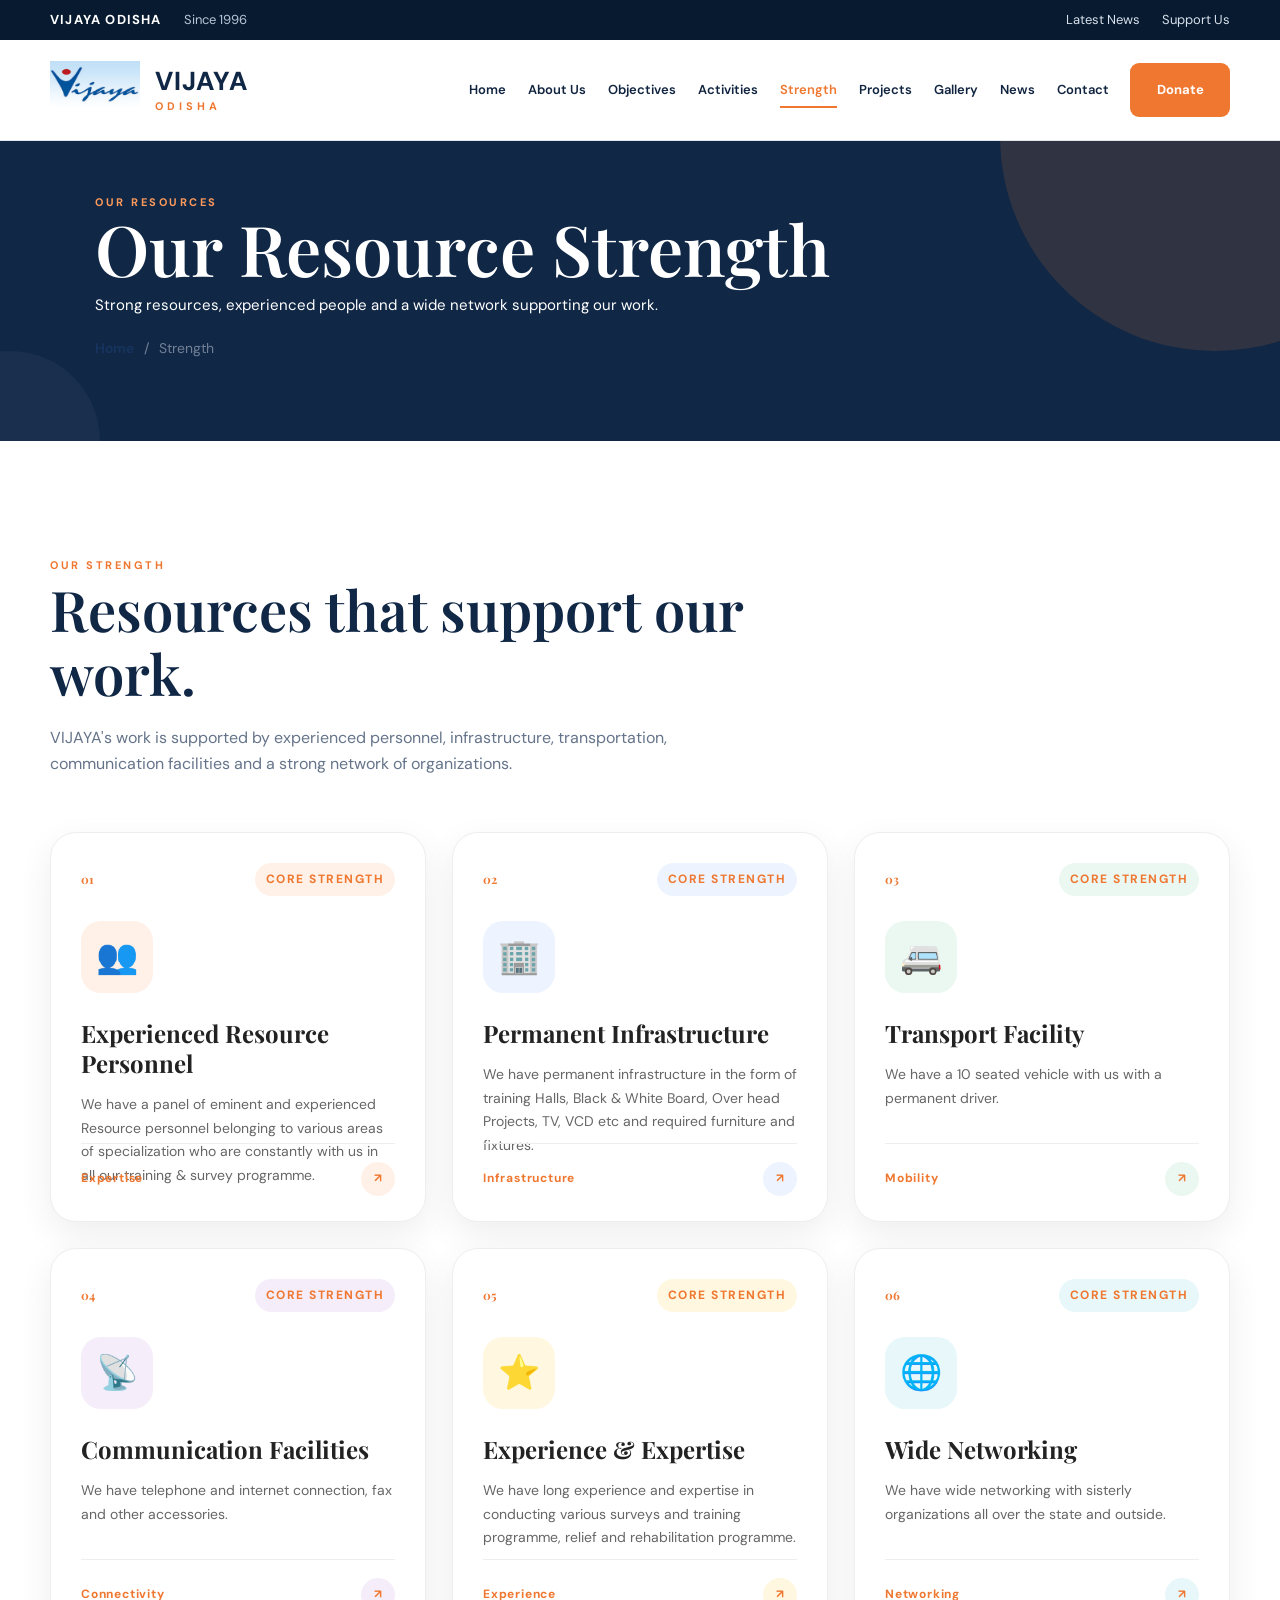
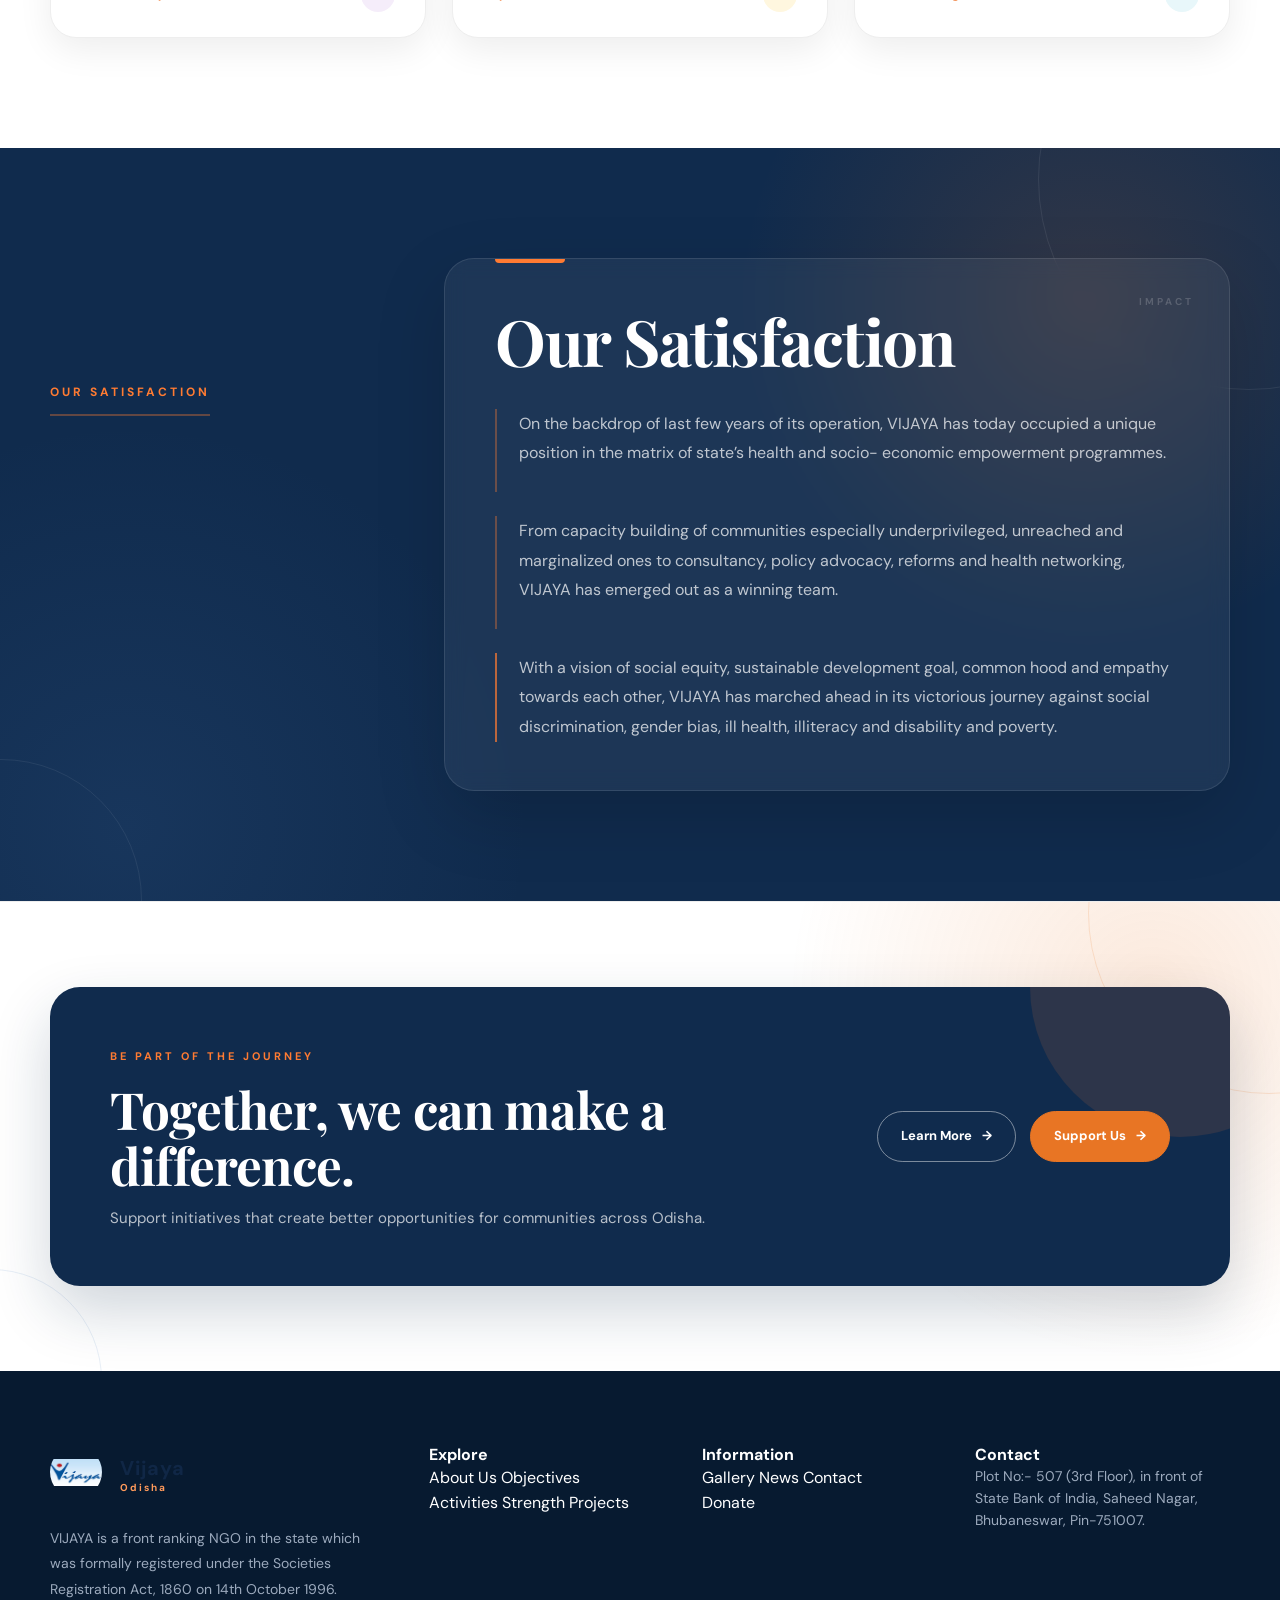
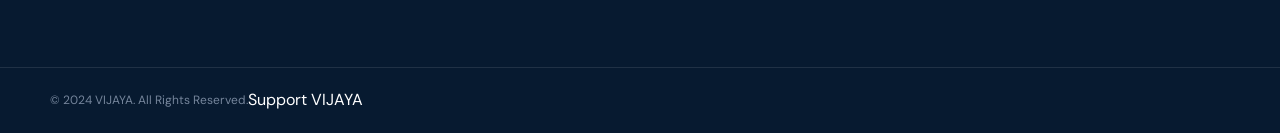
<file: strength.html>
<!DOCTYPE html>
<html lang="en">

<head>
    <meta charset="UTF-8">

    <meta name="viewport" content="width=device-width, initial-scale=1.0">

    <title>Strength | Vijaya Odisha</title>

    <link rel="preconnect" href="https://fonts.googleapis.com">

    <link
        href="https://fonts.googleapis.com/css2?family=DM+Sans:wght@400;500;600;700&family=Playfair+Display:wght@500;600;700&display=swap"
        rel="stylesheet">

    <link rel="stylesheet" href="css/style.css">
</head>

<body>


    <!-- =====================================================
         TOP BAR
    ====================================================== -->

    <div class="topbar">

        <div class="container topbar-inner">

            <div class="topbar-left">
                <span>VIJAYA ODISHA</span>
                <span>Since 1996</span>
            </div>

            <div class="topbar-right">
                <a href="news.html">Latest News</a>
                <a href="donate.html">Support Us</a>
            </div>

        </div>

    </div>


    <!-- =====================================================
         HEADER / NAVIGATION
    ====================================================== -->

    <header class="header">

        <div class="container header-inner">

            <a href="index.html" class="brand">

                <div class="brand-logo">
                    <img
                        src="assets/images/vijay-odisha-logo.jpg"
                        alt="Vijaya Odisha Logo">
                </div>

                <div class="brand-text">
                    <strong>VIJAYA</strong>
                    <span>ODISHA</span>
                </div>

            </a>


            <!-- Mobile Menu Button -->

            <button
                class="menu-toggle"
                id="menuToggle"
                aria-label="Open navigation menu">

                <span></span>
                <span></span>
                <span></span>

            </button>


            <!-- Desktop Navigation -->

            <nav class="navigation" id="navigation">

                <a href="index.html">Home</a>

                <a href="about-us.html">About Us</a>

                <a href="objectives.html">Objectives</a>

                <a href="activities.html">Activities</a>

                <a href="strength.html" class="active">
                    Strength
                </a>

                <a href="projects.html">Projects</a>

                <a href="photo-gallery.html">Gallery</a>

                <a href="news.html">News</a>

                <a href="contact.html">Contact</a>

                <a href="donate.html" class="donate-link">
                    Donate
                </a>

            </nav>

        </div>


        <!-- Mobile Navigation -->

        <nav class="mobile-navigation" id="mobileNavigation">

            <a href="index.html">Home</a>

            <a href="about-us.html">About Us</a>

            <a href="objectives.html">Objectives</a>

            <a href="activities.html">Activities</a>

            <a href="strength.html" class="active">
                Strength
            </a>

            <a href="projects.html">Projects</a>

            <a href="photo-gallery.html">Gallery</a>

            <a href="news.html">News</a>

            <a href="contact.html">Contact</a>

            <a href="donate.html" class="mobile-donate">
                Donate
            </a>

        </nav>

    </header>


    <!-- =====================================================
         PAGE HERO
    ====================================================== -->

    <section class="page-hero">

        <div class="container page-hero-inner">

            <div class="page-hero-content">

                <span class="page-hero-label">
                    OUR RESOURCES
                </span>

                <h1>
                    Our Resource Strength
                </h1>

                <p>
                    Strong resources, experienced people and
                    a wide network supporting our work.
                </p>

                <div class="breadcrumb">

                    <a href="index.html">
                        Home
                    </a>

                    <span>/</span>

                    <span>
                        Strength
                    </span>

                </div>

            </div>

        </div>

    </section>


    <!-- =====================================================
         INTRODUCTION
    ====================================================== -->

    <section class="strength-section">

        <div class="container">

            <div class="section-heading">

                <span class="section-label">
                    OUR STRENGTH
                </span>

                <h2>
                    Resources that support our work.
                </h2>

                <p>
                    VIJAYA's work is supported by experienced
                    personnel, infrastructure, transportation,
                    communication facilities and a strong network
                    of organizations.
                </p>

            </div>


            <!-- =================================================
                 STRENGTH CARDS
            ================================================== -->

            <div class="strength-grid">


                <!-- =================================================
                     STRENGTH 01
                ================================================== -->

                <article class="strength-card strength-card-1">

                    <div class="strength-card-top">

                        <span class="strength-number">
                            01
                        </span>

                        <span class="strength-status">
                            CORE STRENGTH
                        </span>

                    </div>


                    <div class="strength-icon">
                        👥
                    </div>


                    <div class="strength-card-content">

                        <h3>
                            Experienced Resource Personnel
                        </h3>

                        <p>
                            We have a panel of eminent and experienced
                            Resource personnel belonging to various areas
                            of specialization who are constantly with us
                            in all our training & survey programme.
                        </p>

                    </div>


                    <div class="strength-bottom">

                        <span>
                            Expertise
                        </span>

                        <span class="strength-arrow">
                            ↗
                        </span>

                    </div>

                </article>


                <!-- =================================================
                     STRENGTH 02
                ================================================== -->

                <article class="strength-card strength-card-2">

                    <div class="strength-card-top">

                        <span class="strength-number">
                            02
                        </span>

                        <span class="strength-status">
                            CORE STRENGTH
                        </span>

                    </div>


                    <div class="strength-icon">
                        🏢
                    </div>


                    <div class="strength-card-content">

                        <h3>
                            Permanent Infrastructure
                        </h3>

                        <p>
                            We have permanent infrastructure in the form
                            of training Halls, Black & White Board,
                            Over head Projects, TV, VCD etc and required
                            furniture and fixtures.
                        </p>

                    </div>


                    <div class="strength-bottom">

                        <span>
                            Infrastructure
                        </span>

                        <span class="strength-arrow">
                            ↗
                        </span>

                    </div>

                </article>


                <!-- =================================================
                     STRENGTH 03
                ================================================== -->

                <article class="strength-card strength-card-3">

                    <div class="strength-card-top">

                        <span class="strength-number">
                            03
                        </span>

                        <span class="strength-status">
                            CORE STRENGTH
                        </span>

                    </div>


                    <div class="strength-icon">
                        🚐
                    </div>


                    <div class="strength-card-content">

                        <h3>
                            Transport Facility
                        </h3>

                        <p>
                            We have a 10 seated vehicle with us with
                            a permanent driver.
                        </p>

                    </div>


                    <div class="strength-bottom">

                        <span>
                            Mobility
                        </span>

                        <span class="strength-arrow">
                            ↗
                        </span>

                    </div>

                </article>


                <!-- =================================================
                     STRENGTH 04
                ================================================== -->

                <article class="strength-card strength-card-4">

                    <div class="strength-card-top">

                        <span class="strength-number">
                            04
                        </span>

                        <span class="strength-status">
                            CORE STRENGTH
                        </span>

                    </div>


                    <div class="strength-icon">
                        📡
                    </div>


                    <div class="strength-card-content">

                        <h3>
                            Communication Facilities
                        </h3>

                        <p>
                            We have telephone and internet connection,
                            fax and other accessories.
                        </p>

                    </div>


                    <div class="strength-bottom">

                        <span>
                            Connectivity
                        </span>

                        <span class="strength-arrow">
                            ↗
                        </span>

                    </div>

                </article>


                <!-- =================================================
                     STRENGTH 05
                ================================================== -->

                <article class="strength-card strength-card-5">

                    <div class="strength-card-top">

                        <span class="strength-number">
                            05
                        </span>

                        <span class="strength-status">
                            CORE STRENGTH
                        </span>

                    </div>


                    <div class="strength-icon">
                        ⭐
                    </div>


                    <div class="strength-card-content">

                        <h3>
                            Experience & Expertise
                        </h3>

                        <p>
                            We have long experience and expertise in
                            conducting various surveys and training
                            programme, relief and rehabilitation programme.
                        </p>

                    </div>


                    <div class="strength-bottom">

                        <span>
                            Experience
                        </span>

                        <span class="strength-arrow">
                            ↗
                        </span>

                    </div>

                </article>


                <!-- =================================================
                     STRENGTH 06
                ================================================== -->

                <article class="strength-card strength-card-6">

                    <div class="strength-card-top">

                        <span class="strength-number">
                            06
                        </span>

                        <span class="strength-status">
                            CORE STRENGTH
                        </span>

                    </div>


                    <div class="strength-icon">
                        🌐
                    </div>


                    <div class="strength-card-content">

                        <h3>
                            Wide Networking
                        </h3>

                        <p>
                            We have wide networking with sisterly
                            organizations all over the state and outside.
                        </p>

                    </div>


                    <div class="strength-bottom">

                        <span>
                            Networking
                        </span>

                        <span class="strength-arrow">
                            ↗
                        </span>

                    </div>

                </article>


            </div>

        </div>

    </section>


    <!-- =====================================================
         OUR SATISFACTION / FEATURE SECTION
    ====================================================== -->

    <section class="dark-feature-section">

        <div class="container">

            <div class="dark-feature-grid">

                <div class="dark-feature-label">

                    <span class="section-label light">
                        OUR SATISFACTION
                    </span>

                    

                </div>


                <div class="dark-feature-content">

                    <h2>
                        Our Satisfaction
                    </h2>

                    <p>
                        On the backdrop of last few years of its operation,
                        VIJAYA has today occupied a unique position in the
                        matrix of state’s health and socio- economic
                        empowerment programmes.
                    </p>

                    <p>
                        From capacity building of communities especially
                        underprivileged, unreached and marginalized ones
                        to consultancy, policy advocacy, reforms and health
                        networking, VIJAYA has emerged out as a winning team.
                    </p>

                    <p>
                        With a vision of social equity, sustainable
                        development goal, common hood and empathy towards
                        each other, VIJAYA has marched ahead in its
                        victorious journey against social discrimination,
                        gender bias, ill health, illiteracy and disability
                        and poverty.
                    </p>

                </div>

            </div>

        </div>

    </section>


    <!-- =====================================================
         CALL TO ACTION
    ====================================================== -->

    <section class="page-cta">

        <div class="container page-cta-inner">

            <div>

                <span class="section-label light">
                    BE PART OF THE JOURNEY
                </span>

                <h2>
                    Together, we can make a difference.
                </h2>

                <p>
                    Support initiatives that create better
                    opportunities for communities across Odisha.
                </p>

            </div>


            <div class="page-cta-buttons">

                <a
                    href="about-us.html"
                    class="btn btn-outline-light">

                    Learn More

                </a>

                <a
                    href="donate.html"
                    class="btn btn-primary">

                    Support Us

                </a>

            </div>

        </div>

    </section>


    <!-- =====================================================
         FOOTER
    ====================================================== -->

    <footer class="footer">

        <div class="container footer-grid">


            <!-- Footer About -->

            <div class="footer-about">

                <a
                    href="index.html"
                    class="footer-brand">

                    <div class="brand-logo">

                        <img
                            src="assets/images/vijay-odisha-logo.jpg"
                            alt="Vijaya Odisha Logo">

                    </div>

                    <div class="brand-text">

                        <strong>
                            Vijaya
                        </strong>

                        <span>
                            Odisha
                        </span>

                    </div>

                </a>


                <p>
                    VIJAYA is a front ranking NGO in the state which
                    was formally registered under the Societies
                    Registration Act, 1860 on 14th October 1996.
                </p>

            </div>


            <!-- Explore -->

            <div class="footer-column">

                <h4>
                    Explore
                </h4>

                <a href="about-us.html">
                    About Us
                </a>

                <a href="objectives.html">
                    Objectives
                </a>

                <a href="activities.html">
                    Activities
                </a>

                <a href="strength.html">
                    Strength
                </a>

                <a href="projects.html">
                    Projects
                </a>

            </div>


            <!-- Information -->

            <div class="footer-column">

                <h4>
                    Information
                </h4>

                <a href="photo-gallery.html">
                    Gallery
                </a>

                <a href="news.html">
                    News
                </a>

                <a href="contact.html">
                    Contact
                </a>

                <a href="donate.html">
                    Donate
                </a>

            </div>


            <!-- Contact -->

            <div class="footer-contact">

                <h4>
                    Contact
                </h4>

                <p>
                    Plot No:- 507 (3rd Floor), in front of
                    State Bank of India, Saheed Nagar,
                    Bhubaneswar, Pin-751007.
                </p>

            </div>


        </div>


        <!-- Footer Bottom -->

        <div class="footer-bottom">

            <div class="container footer-bottom-inner">

                <p>
                    © 2024 VIJAYA. All Rights Reserved.
                </p>

                <a href="donate.html">
                    Support VIJAYA
                </a>

            </div>

        </div>

    </footer>


    <!-- =====================================================
         JAVASCRIPT
    ====================================================== -->

    <script src="js/script.js"></script>

</body>

</html>
</file>
<file: css/style.css>
/* =========================================================
   VIJAYA ODISHA
   COMPLETE WEBSITE STYLESHEET
========================================================= */
/* =========================================================
   01. RESET
========================================================= */
* {
    margin: 0;
    padding: 0;
    box-sizing: border-box;
}
html {
    scroll-behavior: smooth;
}
body {
    font-family: "DM Sans", Arial, sans-serif;
    background: #ffffff;
    color: #10233f;
    line-height: 1.6;
    overflow-x: hidden;
}
img {
    max-width: 100%;
    display: block;
}
a {
    color: inherit;
    text-decoration: none;
}
button,
input,
textarea,
select {
    font: inherit;
}
button {
    cursor: pointer;
}
.container {
    width: min(1180px, calc(100% - 40px));
    margin: 0 auto;
}
/* =========================================================
   02. VARIABLES
========================================================= */
:root {
    --navy: #102746;
    --dark-navy: #071a30;
    --orange: #ef7730;
    --light-orange: #ff9a5b;
    --cream: #f8f5ef;
    --light-bg: #f5f7fa;
    --white: #ffffff;
    --text: #10233f;
    --muted: #65748a;
    --border: #e2e7ed;
    --shadow-sm: 0 10px 30px rgba(16, 39, 70, 0.07);
    --shadow-md: 0 20px 50px rgba(16, 39, 70, 0.11);
    --shadow-lg: 0 30px 70px rgba(16, 39, 70, 0.16);
    --radius-sm: 8px;
    --radius-md: 14px;
    --radius-lg: 24px;
    --transition: 0.3s ease;
}
/* =========================================================
   03. TOP BAR
========================================================= */
.topbar {
    background: var(--dark-navy);
    color: #ffffff;
    font-size: 13px;
}
.topbar-inner {
    min-height: 40px;
    display: flex;
    align-items: center;
    justify-content: space-between;
    gap: 20px;
}
.topbar-left,
.topbar-right {
    display: flex;
    align-items: center;
    gap: 22px;
}
.topbar-left span:first-child {
    font-weight: 700;
    letter-spacing: 1.2px;
}
.topbar-left span:last-child {
    color: #b9c6d7;
}
.topbar-right a {
    color: #d8e1ec;
    transition: var(--transition);
}
.topbar-right a:hover {
    color: var(--light-orange);
}
.login-link {
    border-left: 1px solid rgba(255, 255, 255, 0.18);
    padding-left: 22px;
}
/* =========================================================
   04. MAIN HEADER
========================================================= */
.header {
    position: relative;
    z-index: 1000;
    background: rgba(255, 255, 255, 0.97);
    border-bottom: 1px solid var(--border);
}
.header-inner {
    min-height: 86px;
    display: flex;
    align-items: center;
    justify-content: space-between;
    gap: 30px;
}
/* =========================================================
   05. BRAND
========================================================= */
.brand {
    display: flex;
    align-items: center;
    gap: 12px;
    flex-shrink: 0;
}
.brand-logo {
    width: 58px;
    height: 58px;
    object-fit: contain;
    border-radius: 50%;
}
.brand-text {
    display: flex;
    flex-direction: column;
    line-height: 1;
}
.brand-text strong {
    color: var(--navy);
    font-size: 22px;
    letter-spacing: 1px;
}
.brand-text span {
    margin-top: 5px;
    color: var(--orange);
    font-size: 11px;
    font-weight: 700;
    letter-spacing: 2.5px;
}
/* =========================================================
   06. DESKTOP NAVIGATION
========================================================= */
.navigation {
    display: flex;
    align-items: center;
    justify-content: flex-end;
    gap: 4px;
}
.navigation a {
    position: relative;
    padding: 10px 9px;
    color: var(--text);
    font-size: 13px;
    font-weight: 600;
    white-space: nowrap;
    transition: var(--transition);
}
.navigation a::after {
    content: "";
    position: absolute;
    left: 9px;
    right: 9px;
    bottom: 2px;
    height: 2px;
    background: var(--orange);
    transform: scaleX(0);
    transform-origin: center;
    transition: var(--transition);
}
.navigation a:hover,
.navigation a.active {
    color: var(--orange);
}
.navigation a:hover::after,
.navigation a.active::after {
    transform: scaleX(1);
}
.navigation .donate-link {
    margin-left: 8px;
    padding: 11px 18px;
    color: #ffffff;
    background: var(--orange);
    border-radius: 6px;
}
.navigation .donate-link::after {
    display: none;
}
.navigation .donate-link:hover {
    color: #ffffff;
    background: var(--navy);
    transform: translateY(-2px);
}
/* =========================================================
   07. MOBILE MENU BUTTON
========================================================= */
.menu-toggle {
    display: none;
    width: 44px;
    height: 44px;
    border: 0;
    border-radius: 8px;
    background: var(--navy);
    align-items: center;
    justify-content: center;
    flex-direction: column;
    gap: 5px;
}
.menu-toggle span {
    width: 20px;
    height: 2px;
    background: #ffffff;
    border-radius: 10px;
    transition: var(--transition);
}
.menu-toggle:hover {
    background: var(--orange);
}
/* =========================================================
   08. MOBILE NAVIGATION
========================================================= */
.mobile-navigation {
    display: none;
    background: var(--white);
    border-top: 1px solid var(--border);
    box-shadow: var(--shadow-md);
}
.mobile-navigation a {
    display: block;
    padding: 14px 20px;
    color: var(--text);
    font-size: 14px;
    font-weight: 600;
    border-bottom: 1px solid var(--border);
    transition: var(--transition);
}
.mobile-navigation a:hover {
    color: var(--orange);
    background: var(--light-bg);
    padding-left: 27px;
}
.mobile-navigation.show {
    display: block;
}
/* =========================================================
   09. GENERAL TYPOGRAPHY
========================================================= */
h1,
h2,
h3,
h4 {
    line-height: 1.15;
}
h1,
h2 {
    font-family: "Playfair Display", Georgia, serif;
}
.section-label {
    margin-bottom: 13px;
    color: var(--orange);
    font-size: 11px;
    font-weight: 700;
    letter-spacing: 2.5px;
    text-transform: uppercase;
}
.section-heading {
    max-width: 720px;
}
.section-heading h2,
.objectives-content h2,
.impact-header h2 {
    color: var(--navy);
    font-size: clamp(36px, 5vw, 56px);
    font-weight: 600;
}
.section-heading h2 span,
.objectives-content h2 span,
.cta-section h2 span {
    color: var(--orange);
}
.section-heading p {
    max-width: 680px;
    margin-top: 20px;
    color: var(--muted);
    font-size: 16px;
}
.section-heading.centered {
    max-width: 760px;
    margin: 0 auto 55px;
    text-align: center;
}
.section-heading.centered p {
    margin-left: auto;
    margin-right: auto;
}
/* =========================================================
   10. BUTTONS
========================================================= */
.button {
    display: inline-flex;
    align-items: center;
    justify-content: center;
    min-height: 50px;
    padding: 0 24px;
    border: 1px solid transparent;
    border-radius: 6px;
    font-size: 14px;
    font-weight: 700;
    transition: var(--transition);
}
.button-primary {
    color: #ffffff;
    background: var(--orange);
}
.button-primary:hover {
    background: var(--navy);
    transform: translateY(-2px);
    box-shadow: var(--shadow-sm);
}
.button-outline {
    color: var(--navy);
    border-color: #bcc6d2;
    background: transparent;
}
.button-outline:hover {
    color: #ffffff;
    border-color: var(--navy);
    background: var(--navy);
    transform: translateY(-2px);
}
.button-light {
    color: var(--navy);
    background: #ffffff;
}
.button-light:hover {
    color: #ffffff;
    background: var(--orange);
    transform: translateY(-2px);
}
.center-button {
    margin-top: 45px;
    text-align: center;
}
/* =========================================================
   11. HOME HERO
========================================================= */
.hero {
    position: relative;
    min-height: 650px;
    display: flex;
    align-items: center;
    overflow: hidden;
    background:
        linear-gradient(
            115deg,
            #f8f5ef 0%,
            #f8f5ef 52%,
            #eef2f5 100%
        );
}
.hero-background-shape {
    position: absolute;
    width: 520px;
    height: 520px;
    right: -170px;
    top: -130px;
    border-radius: 50%;
    background: rgba(239, 119, 48, 0.08);
}
.hero-background-shape::after {
    content: "";
    position: absolute;
    width: 280px;
    height: 280px;
    left: -120px;
    bottom: -100px;
    border-radius: 50%;
    background: rgba(16, 39, 70, 0.05);
}
.hero-inner {
    position: relative;
    z-index: 2;
    display: grid;
    grid-template-columns: 1fr 0.85fr;
    align-items: center;
    gap: 80px;
    padding-top: 75px;
    padding-bottom: 75px;
}
.hero-content {
    max-width: 620px;
}
.hero-label {
    display: inline-flex;
    align-items: center;
    gap: 10px;
    margin-bottom: 20px;
    color: var(--orange);
    font-size: 11px;
    font-weight: 700;
    letter-spacing: 2px;
}
.hero-label::before {
    content: "";
    width: 30px;
    height: 2px;
    background: var(--orange);
}
.hero-content h1 {
    margin-bottom: 24px;
    color: var(--navy);
    font-size: clamp(50px, 6vw, 76px);
    font-weight: 600;
    letter-spacing: -1.5px;
}
.hero-content h1 span {
    color: var(--orange);
}
.hero-content > p {
    max-width: 540px;
    margin-bottom: 32px;
    color: var(--muted);
    font-size: 17px;
    line-height: 1.8;
}
.hero-buttons {
    display: flex;
    flex-wrap: wrap;
    gap: 12px;
}
/* =========================================================
   12. HERO IMAGE CARD
========================================================= */
.hero-card-wrapper {
    position: relative;
    max-width: 470px;
    width: 100%;
    margin-left: auto;
}
.hero-card {
    position: relative;
    height: 500px;
    overflow: hidden;
    border-radius: 26px;
    background: var(--navy);
    box-shadow: var(--shadow-lg);
}
.hero-card-image {
    position: absolute;
    inset: 0;
}
.hero-card-image img {
    width: 100%;
    height: 100%;
    object-fit: cover;
}
.hero-card-overlay {
    position: absolute;
    inset: 0;
    background:
        linear-gradient(
            to top,
            rgba(7, 26, 48, 0.95) 0%,
            rgba(7, 26, 48, 0.35) 48%,
            rgba(7, 26, 48, 0.05) 100%
        );
}
.hero-card-content {
    position: absolute;
    left: 32px;
    right: 32px;
    bottom: 30px;
    color: #ffffff;
}
.hero-card-small {
    display: block;
    margin-bottom: 10px;
    color: var(--light-orange);
    font-size: 11px;
    font-weight: 700;
    letter-spacing: 2px;
}
.hero-card-content h2 {
    margin-bottom: 10px;
    font-family: "Playfair Display", Georgia, serif;
    font-size: 32px;
    line-height: 1.15;
}
.hero-card-content p {
    color: #d7e0ea;
    font-size: 13px;
}
.hero-year-badge {
    position: absolute;
    right: -32px;
    top: 45px;
    width: 120px;
    height: 120px;
    display: flex;
    flex-direction: column;
    align-items: center;
    justify-content: center;
    border-radius: 50%;
    color: #ffffff;
    background: var(--orange);
    box-shadow: var(--shadow-md);
    text-align: center;
}
.hero-year-badge strong {
    font-family: "Playfair Display", Georgia, serif;
    font-size: 28px;
    line-height: 1;
}
.hero-year-badge span {
    max-width: 80px;
    margin-top: 6px;
    font-size: 10px;
    line-height: 1.2;
    font-weight: 600;
}
/* =========================================================
   13. INTRODUCTION
========================================================= */
.intro-section {
    padding: 110px 0;
    background: #ffffff;
}
.intro-grid {
    display: grid;
    grid-template-columns: repeat(3, 1fr);
    gap: 20px;
    margin-top: 55px;
}
.intro-box {
    position: relative;
    min-height: 310px;
    padding: 35px;
    overflow: hidden;
    border: 1px solid var(--border);
    border-radius: var(--radius-md);
    background: #ffffff;
    transition: var(--transition);
}
.intro-box::before {
    content: "";
    position: absolute;
    left: 0;
    top: 0;
    width: 100%;
    height: 4px;
    background: var(--orange);
    transform: scaleX(0);
    transform-origin: left;
    transition: var(--transition);
}
.intro-box:hover {
    transform: translateY(-8px);
    border-color: transparent;
    box-shadow: var(--shadow-md);
}
.intro-box:hover::before {
    transform: scaleX(1);
}
.intro-number {
    color: #b8c2ce;
    font-size: 12px;
    font-weight: 700;
    letter-spacing: 1px;
}
.intro-icon {
    width: 48px;
    height: 48px;
    display: flex;
    align-items: center;
    justify-content: center;
    margin: 28px 0 20px;
    border-radius: 50%;
    color: var(--orange);
    background: rgba(239, 119, 48, 0.1);
    font-size: 22px;
}
.intro-box h3 {
    margin-bottom: 13px;
    color: var(--navy);
    font-size: 21px;
}
.intro-box p {
    margin-bottom: 22px;
    color: var(--muted);
    font-size: 14px;
}
.intro-box a {
    display: inline-flex;
    align-items: center;
    gap: 8px;
    color: var(--orange);
    font-size: 13px;
    font-weight: 700;
}
.intro-box a span {
    transition: var(--transition);
}
.intro-box:hover a span {
    transform: translateX(5px);
}
/* =========================================================
   14. OBJECTIVES
========================================================= */
.objectives-section {
    padding: 110px 0;
    background: var(--navy);
    color: #ffffff;
}
.objectives-grid {
    display: grid;
    grid-template-columns: 0.85fr 1fr;
    align-items: center;
    gap: 100px;
}
.objectives-content .section-label {
    color: var(--light-orange);
}
.objectives-content h2 {
    color: #ffffff;
}
.objectives-content > p {
    max-width: 520px;
    margin: 25px 0 32px;
    color: #bac7d6;
    font-size: 15px;
}
.objectives-list {
    display: flex;
    flex-direction: column;
}
.objective-item {
    display: grid;
    grid-template-columns: 55px 1fr;
    gap: 20px;
    padding: 28px 0;
    border-bottom: 1px solid rgba(255, 255, 255, 0.13);
}
.objective-item:first-child {
    border-top: 1px solid rgba(255, 255, 255, 0.13);
}
.objective-item > span {
    color: var(--light-orange);
    font-size: 13px;
    font-weight: 700;
}
.objective-item h3 {
    margin-bottom: 7px;
    color: #ffffff;
    font-size: 20px;
}
.objective-item p {
    color: #9fafc2;
    font-size: 14px;
}
/* =========================================================
   15. IMPACT / JOURNEY
========================================================= */
.impact-section {
    padding: 105px 0;
    background: var(--cream);
}
.impact-header {
    display: grid;
    grid-template-columns: 1fr 0.7fr;
    gap: 80px;
    align-items: end;
    margin-bottom: 50px;
}
.impact-header h2 {
    font-size: clamp(34px, 5vw, 52px);
}
.impact-header > p {
    color: var(--muted);
    font-size: 15px;
    line-height: 1.8;
}
.impact-grid {
    display: grid;
    grid-template-columns: repeat(4, 1fr);
    gap: 1px;
    overflow: hidden;
    border: 1px solid var(--border);
    border-radius: var(--radius-md);
    background: var(--border);
}
.impact-card {
    min-height: 180px;
    display: flex;
    flex-direction: column;
    justify-content: center;
    padding: 30px;
    background: #ffffff;
    transition: var(--transition);
}
.impact-card:hover {
    background: var(--navy);
}
.impact-card strong {
    margin-bottom: 8px;
    color: var(--orange);
    font-family: "Playfair Display", Georgia, serif;
    font-size: 43px;
    line-height: 1;
}
.impact-card span {
    color: var(--muted);
    font-size: 13px;
    font-weight: 600;
}
.impact-card:hover span {
    color: #d4ddea;
}
/* =========================================================
   16. ACTIVITIES PREVIEW
========================================================= */
.activities-preview {
    padding: 110px 0;
    background: #ffffff;
}
.activities-preview-grid {
    display: grid;
    grid-template-columns: repeat(2, 1fr);
    gap: 18px;
}
.activity-preview-card {
    position: relative;
    min-height: 220px;
    padding: 32px;
    border: 1px solid var(--border);
    border-radius: var(--radius-md);
    background: #ffffff;
    overflow: hidden;
    transition: var(--transition);
}
.activity-preview-card::after {
    content: "";
    position: absolute;
    width: 130px;
    height: 130px;
    right: -55px;
    bottom: -55px;
    border-radius: 50%;
    background: rgba(239, 119, 48, 0.07);
    transition: var(--transition);
}
.activity-preview-card:hover {
    border-color: var(--orange);
    transform: translateY(-5px);
    box-shadow: var(--shadow-sm);
}
.activity-preview-card:hover::after {
    transform: scale(1.5);
}
.activity-number {
    display: block;
    margin-bottom: 28px;
    color: #aeb9c6;
    font-size: 12px;
    font-weight: 700;
}
.activity-preview-card h3 {
    position: relative;
    z-index: 2;
    margin-bottom: 10px;
    color: var(--navy);
    font-size: 21px;
}
.activity-preview-card p {
    position: relative;
    z-index: 2;
    max-width: 440px;
    color: var(--muted);
    font-size: 14px;
}
.activity-arrow {
    position: absolute;
    right: 30px;
    top: 30px;
    z-index: 2;
    color: var(--orange);
    font-size: 20px;
    transition: var(--transition);
}
.activity-preview-card:hover .activity-arrow {
    transform: translateX(5px);
}
/* =========================================================
   17. CTA
========================================================= */
.cta-section {
    padding: 75px 0;
    background: var(--orange);
    color: #ffffff;
}
.cta-inner {
    display: flex;
    align-items: center;
    justify-content: space-between;
    gap: 50px;
}
.cta-section .section-label {
    color: rgba(255, 255, 255, 0.72);
}
.cta-section h2 {
    max-width: 700px;
    color: #ffffff;
    font-family: "Playfair Display", Georgia, serif;
    font-size: clamp(32px, 4vw, 48px);
}
.cta-section h2 span {
    color: #ffffff;
}
.cta-section p {
    max-width: 620px;
    margin-top: 12px;
    color: rgba(255, 255, 255, 0.8);
    font-size: 15px;
}
/* =========================================================
   18. FOOTER
========================================================= */
.footer {
    background: var(--dark-navy);
    color: #ffffff;
}
.footer-grid {
    display: grid;
    grid-template-columns: 1.5fr 1fr 1fr 1.2fr;
    gap: 60px;
    padding-top: 75px;
    padding-bottom: 65px;
}
.footer-brand {
    display: inline-flex;
    align-items: center;
    gap: 12px;
    margin-bottom: 22px;
}
.footer-brand img {
    width: 52px;
    height: 52px;
    border-radius: 50%;
    object-fit: contain;
}
.footer-brand div {
    display: flex;
    flex-direction: column;
    line-height: 1;
}
.footer-brand strong {
    font-size: 20px;
    letter-spacing: 1px;
}
.footer-brand span {
    margin-top: 5px;
    color: var(--light-orange);
    font-size: 10px;
    font-weight: 700;
    letter-spacing: 2px;
}
.footer-about p {
    max-width: 340px;
    color: #9caabd;
    font-size: 14px;
    line-height: 1.8;
}
.footer h3 {
    margin-bottom: 22px;
    color: #ffffff;
    font-size: 15px;
}
.footer-links {
    display: flex;
    flex-direction: column;
    align-items: flex-start;
    gap: 10px;
}
.footer-links a,
.footer-contact a {
    color: #9caabd;
    font-size: 14px;
    transition: var(--transition);
}
.footer-links a:hover,
.footer-contact a:hover {
    color: var(--light-orange);
    transform: translateX(4px);
}
.footer-contact p {
    margin-bottom: 8px;
    color: #9caabd;
    font-size: 14px;
}
.footer-contact a {
    display: inline-block;
    margin-top: 10px;
    color: var(--light-orange);
    font-weight: 700;
}
.footer-bottom {
    border-top: 1px solid rgba(255, 255, 255, 0.1);
}
.footer-bottom .container {
    min-height: 65px;
    display: flex;
    align-items: center;
}
.footer-bottom p {
    color: #75859b;
    font-size: 12px;
}
/* =========================================================
   19. INNER PAGE HERO
========================================================= */
.page-hero {
    position: relative;
    overflow: hidden;
    padding: 90px 0;
    color: #ffffff;
    background: var(--navy);
}
.page-hero::before {
    content: "";
    position: absolute;
    width: 430px;
    height: 430px;
    right: -150px;
    top: -220px;
    border-radius: 50%;
    background: rgba(239, 119, 48, 0.14);
}
.page-hero::after {
    content: "";
    position: absolute;
    width: 180px;
    height: 180px;
    left: -80px;
    bottom: -90px;
    border-radius: 50%;
    background: rgba(255, 255, 255, 0.04);
}
.page-hero-inner {
    position: relative;
    z-index: 2;
}
.page-hero-content {
    max-width: 750px;
}
.page-hero-label {
    margin-bottom: 14px;
    color: var(--light-orange);
    font-size: 11px;
    font-weight: 700;
    letter-spacing: 2.5px;
}
.page-hero h1 {
    color: #ffffff;
    font-size: clamp(42px, 6vw, 68px);
    font-weight: 600;
}
.breadcrumb {
    display: flex;
    align-items: center;
    gap: 9px;
    margin-top: 20px;
    color: #aebdce;
    font-size: 13px;
}
.breadcrumb a:hover {
    color: var(--light-orange);
}
/* =========================================================
   20. ABOUT PAGE
========================================================= */
.about-modern {
    padding: 110px 0;
}
.about-grid {
    display: grid;
    grid-template-columns: 0.9fr 1.1fr;
    gap: 90px;
    align-items: center;
}
.about-visual {
    position: relative;
}
.about-image-card {
    overflow: hidden;
    border-radius: 20px;
    box-shadow: var(--shadow-md);
}
.about-image-card img {
    width: 100%;
    height: 530px;
    object-fit: cover;
}
.about-badge {
    position: absolute;
    right: -30px;
    bottom: 35px;
    width: 150px;
    padding: 22px;
    border-radius: 14px;
    color: #ffffff;
    background: var(--orange);
    box-shadow: var(--shadow-md);
    text-align: center;
}
.about-badge strong {
    display: block;
    font-family: "Playfair Display", Georgia, serif;
    font-size: 30px;
}
.about-badge span {
    display: block;
    margin-top: 4px;
    font-size: 11px;
}
.about-content h2 {
    margin-bottom: 22px;
    color: var(--navy);
    font-family: "Playfair Display", Georgia, serif;
    font-size: clamp(36px, 5vw, 54px);
}
.about-content h2 span {
    color: var(--orange);
}
.about-content p {
    margin-bottom: 17px;
    color: var(--muted);
    font-size: 15px;
}
.about-stats {
    display: grid;
    grid-template-columns: repeat(3, 1fr);
    gap: 10px;
    margin-top: 35px;
}
.about-stat {
    padding: 20px;
    border: 1px solid var(--border);
    border-radius: 10px;
}
.about-stat strong {
    display: block;
    color: var(--orange);
    font-family: "Playfair Display", Georgia, serif;
    font-size: 28px;
}
.about-stat span {
    color: var(--muted);
    font-size: 11px;
    font-weight: 600;
}
.about-values {
    padding: 100px 0;
    background: var(--light-bg);
}
.values-grid {
    display: grid;
    grid-template-columns: repeat(2, 1fr);
    gap: 20px;
}
.value-card {
    padding: 40px;
    border-radius: var(--radius-md);
    background: #ffffff;
    box-shadow: var(--shadow-sm);
}
.value-card h3 {
    margin-bottom: 14px;
    color: var(--navy);
    font-size: 23px;
}
.value-card p {
    color: var(--muted);
    font-size: 14px;
}
/* =========================================================
   21. OBJECTIVES PAGE
========================================================= */
.objectives-modern {
    padding: 110px 0;
}
.modern-card-grid {
    display: grid;
    grid-template-columns: repeat(2, 1fr);
    gap: 20px;
    margin-top: 55px;
}
.modern-card {
    position: relative;
    padding: 38px;
    border: 1px solid var(--border);
    border-radius: var(--radius-md);
    background: #ffffff;
    overflow: hidden;
    transition: var(--transition);
}
.modern-card:hover {
    transform: translateY(-7px);
    box-shadow: var(--shadow-md);
}
.modern-card-number {
    color: #adb8c5;
    font-size: 12px;
    font-weight: 700;
}
.modern-card h3 {
    margin: 25px 0 12px;
    color: var(--navy);
    font-size: 23px;
}
.modern-card p {
    color: var(--muted);
    font-size: 14px;
}
.dark-feature-section {
    padding: 100px 0;
    background: var(--navy);
}
.dark-feature-grid {
    display: grid;
    grid-template-columns: 1fr 1fr;
    gap: 70px;
    align-items: center;
}
.dark-feature-section h2 {
    color: #ffffff;
    font-size: clamp(36px, 5vw, 54px);
}
.dark-feature-section p {
    margin-top: 20px;
    color: #aebdce;
    font-size: 15px;
}
/* =========================================================
   22. ACTIVITIES PAGE
========================================================= */
.activity-modern {
    padding: 110px 0;
}
.activity-modern-grid {
    display: grid;
    grid-template-columns: repeat(3, 1fr);
    gap: 18px;
    margin-top: 55px;
}
.activity-card {
    padding: 30px;
    border: 1px solid var(--border);
    border-radius: var(--radius-md);
    background: #ffffff;
    transition: var(--transition);
}
.activity-card:hover {
    transform: translateY(-6px);
    border-color: var(--orange);
    box-shadow: var(--shadow-sm);
}
.activity-card span {
    color: var(--orange);
    font-size: 11px;
    font-weight: 700;
    letter-spacing: 1px;
}
.activity-card h3 {
    margin: 20px 0 10px;
    color: var(--navy);
    font-size: 19px;
}
.activity-card p {
    color: var(--muted);
    font-size: 14px;
}
/* =========================================================
   23. STRENGTH PAGE
========================================================= */
.strength-section {
    padding: 110px 0;
}
.strength-grid {
    display: grid;
    grid-template-columns: repeat(3, 1fr);
    gap: 20px;
    margin-top: 50px;
}
.strength-card {
    padding: 35px;
    border: 1px solid var(--border);
    border-radius: var(--radius-md);
    background: #ffffff;
    transition: var(--transition);
}
.strength-card:hover {
    transform: translateY(-6px);
    box-shadow: var(--shadow-md);
}
.strength-card span {
    color: var(--orange);
    font-size: 12px;
    font-weight: 700;
}
.strength-card h3 {
    margin: 20px 0 10px;
    color: var(--navy);
    font-size: 21px;
}
.strength-card p {
    color: var(--muted);
    font-size: 14px;
}
/* =========================================================
   24. PROJECTS PAGE
========================================================= */
.projects-section {
    padding: 100px 0;
}
.location-nav {
    display: flex;
    flex-wrap: wrap;
    gap: 8px;
    margin-bottom: 45px;
}
.location-nav a {
    padding: 10px 17px;
    border: 1px solid var(--border);
    border-radius: 30px;
    color: var(--muted);
    font-size: 13px;
    font-weight: 600;
    transition: var(--transition);
}
.location-nav a:hover,
.location-nav a.active {
    color: #ffffff;
    border-color: var(--orange);
    background: var(--orange);
}
.project-location-list {
    display: flex;
    flex-direction: column;
    gap: 22px;
}
.project-location-card {
    overflow: hidden;
    border: 1px solid var(--border);
    border-radius: var(--radius-md);
    background: #ffffff;
}
.project-location-header {
    padding: 22px 28px;
    color: #ffffff;
    background: var(--navy);
}
.project-location-header h3 {
    font-size: 20px;
}
.project-main-content {
    display: grid;
    grid-template-columns: 1.4fr 0.8fr;
    gap: 30px;
    padding: 30px;
}
.project-main-content p,
.project-side-content p {
    color: var(--muted);
    font-size: 14px;
}
.project-side-content {
    padding: 22px;
    border-radius: 10px;
    background: var(--light-bg);
}
/* =========================================================
   25. NEWS PAGE
========================================================= */
.news-section {
    padding: 100px 0;
}
.featured-news-card {
    display: grid;
    grid-template-columns: 1fr 1fr;
    overflow: hidden;
    margin-bottom: 45px;
    border-radius: 20px;
    background: var(--navy);
}
.featured-news-content {
    padding: 45px;
    color: #ffffff;
}
.featured-news-content .news-meta {
    color: var(--light-orange);
}
.featured-news-content h2 {
    margin: 18px 0;
    font-size: 35px;
}
.featured-news-content p {
    color: #b6c3d2;
}
.news-grid {
    display: grid;
    grid-template-columns: repeat(3, 1fr);
    gap: 20px;
}
.news-card {
    padding: 30px;
    border: 1px solid var(--border);
    border-radius: var(--radius-md);
    background: #ffffff;
    transition: var(--transition);
}
.news-card:hover {
    transform: translateY(-6px);
    box-shadow: var(--shadow-sm);
}
.news-meta {
    color: var(--orange);
    font-size: 11px;
    font-weight: 700;
}
.news-card h3 {
    margin: 15px 0;
    color: var(--navy);
    font-size: 20px;
}
.news-card p {
    color: var(--muted);
    font-size: 14px;
}
/* =========================================================
   26. CONTACT PAGE
========================================================= */
.contact-section {
    padding: 100px 0;
}
.contact-layout {
    display: grid;
    grid-template-columns: 0.9fr 1.1fr;
    gap: 45px;
}
.contact-information {
    display: flex;
    flex-direction: column;
    gap: 14px;
}
.contact-card {
    padding: 24px;
    border: 1px solid var(--border);
    border-radius: var(--radius-md);
    background: #ffffff;
}
.contact-card span {
    color: var(--orange);
    font-size: 11px;
    font-weight: 700;
}
.contact-card h3 {
    margin: 8px 0;
    color: var(--navy);
    font-size: 18px;
}
.contact-card p {
    color: var(--muted);
    font-size: 14px;
}
.contact-form-wrapper {
    padding: 40px;
    border-radius: var(--radius-md);
    background: var(--light-bg);
}
.contact-form-wrapper h2 {
    margin-bottom: 28px;
    color: var(--navy);
    font-size: 34px;
}
.contact-form {
    display: flex;
    flex-direction: column;
    gap: 17px;
}
.contact-form label {
    color: var(--navy);
    font-size: 13px;
    font-weight: 700;
}
.contact-form input,
.contact-form textarea,
.contact-form select {
    width: 100%;
    padding: 14px 15px;
    border: 1px solid var(--border);
    border-radius: 7px;
    outline: none;
    background: #ffffff;
    color: var(--text);
    transition: var(--transition);
}
.contact-form input:focus,
.contact-form textarea:focus,
.contact-form select:focus {
    border-color: var(--orange);
    box-shadow: 0 0 0 3px rgba(239, 119, 48, 0.1);
}
.contact-form textarea {
    min-height: 150px;
    resize: vertical;
}
/* =========================================================
   27. DONATE PAGE
========================================================= */
.donate-section {
    padding: 100px 0;
}
.donation-grid {
    display: grid;
    grid-template-columns: repeat(2, 1fr);
    gap: 20px;
}
.donation-card {
    padding: 35px;
    border: 1px solid var(--border);
    border-radius: var(--radius-md);
    background: #ffffff;
    transition: var(--transition);
}
.donation-card:hover {
    transform: translateY(-5px);
    box-shadow: var(--shadow-sm);
}
.donation-card-featured {
    color: #ffffff;
    background: var(--navy);
}
.donation-card-featured h3 {
    color: #ffffff;
}
.donation-card span {
    color: var(--orange);
    font-size: 11px;
    font-weight: 700;
}
.donation-card-featured span {
    color: var(--light-orange);
}
.donation-card h3 {
    margin: 18px 0;
    color: var(--navy);
    font-size: 22px;
}
.donation-card p {
    color: var(--muted);
    font-size: 14px;
    line-height: 1.9;
}
.donation-card-featured p {
    color: #b9c7d7;
}
.donation-message {
    margin-top: 35px;
    padding: 35px;
    border-radius: var(--radius-md);
    background: var(--cream);
}
.donation-message h2 {
    color: var(--navy);
    font-size: 34px;
}
.donation-message p {
    margin: 12px 0 22px;
    color: var(--muted);
}
/* =========================================================
   28. GALLERY - EXISTING GALLERY SUPPORT
========================================================= */
.gallery-section {
    padding: 100px 0;
    background: #ffffff;
}
.gallery-grid {
    display: grid;
    grid-template-columns: repeat(3, 1fr);
    gap: 20px;
}
.gallery-card {
    position: relative;
    overflow: hidden;
    border-radius: 12px;
    background: #eeeeee;
    cursor: pointer;
}
.gallery-card img {
    width: 100%;
    height: 280px;
    object-fit: cover;
    transition: transform 0.5s ease;
}
.gallery-card:hover img {
    transform: scale(1.06);
}
.gallery-card::after {
    content: "";
    position: absolute;
    inset: 0;
    background: linear-gradient(
        to top,
        rgba(7, 26, 48, 0.45),
        transparent 50%
    );
    opacity: 0;
    transition: var(--transition);
}
.gallery-card:hover::after {
    opacity: 1;
}
/* =========================================================
   29. LIGHTBOX - EXISTING GALLERY SUPPORT
========================================================= */
.lightbox {
    position: fixed;
    inset: 0;
    z-index: 9999;
    display: none;
    align-items: center;
    justify-content: center;
    padding: 30px;
    background: rgba(7, 18, 32, 0.94);
}
.lightbox.show {
    display: flex;
}
.lightbox-content {
    position: relative;
    max-width: 1000px;
    width: 100%;
}
.lightbox-content img {
    width: 100%;
    max-height: 80vh;
    object-fit: contain;
}
.lightbox-caption {
    margin-top: 12px;
    color: #ffffff;
    text-align: center;
    font-size: 14px;
}
.lightbox-close,
.lightbox-prev,
.lightbox-next {
    position: absolute;
    z-index: 2;
    border: 0;
    color: #ffffff;
    background: rgba(255, 255, 255, 0.12);
    transition: var(--transition);
}
.lightbox-close {
    top: 20px;
    right: 25px;
    width: 44px;
    height: 44px;
    border-radius: 50%;
    font-size: 25px;
}
.lightbox-prev,
.lightbox-next {
    top: 50%;
    width: 48px;
    height: 48px;
    margin-top: -24px;
    border-radius: 50%;
    font-size: 22px;
}
.lightbox-prev {
    left: 20px;
}
.lightbox-next {
    right: 20px;
}
.lightbox-close:hover,
.lightbox-prev:hover,
.lightbox-next:hover {
    background: var(--orange);
}
/* =========================================================
   30. RESPONSIVE - 1100px
========================================================= */
@media (max-width: 1100px) {
    .navigation {
        gap: 0;
    }
    .navigation a {
        padding-left: 7px;
        padding-right: 7px;
        font-size: 12px;
    }
    .navigation .donate-link {
        margin-left: 4px;
        padding-left: 14px;
        padding-right: 14px;
    }
    .hero-inner {
        gap: 50px;
    }
    .objectives-grid {
        gap: 60px;
    }
    .footer-grid {
        gap: 35px;
    }
}
/* =========================================================
   31. RESPONSIVE - 900px
========================================================= */
@media (max-width: 900px) {
    .container {
        width: min(100% - 32px, 720px);
    }
    .topbar-right {
        display: none;
    }
    .header-inner {
        min-height: 76px;
    }
    .navigation {
        display: none;
    }
    .menu-toggle {
        display: flex;
    }
    .hero {
        min-height: auto;
    }
    .hero-inner {
        grid-template-columns: 1fr;
        padding-top: 70px;
        padding-bottom: 80px;
    }
    .hero-content {
        max-width: 700px;
    }
    .hero-card-wrapper {
        margin: 0 auto;
    }
    .intro-grid {
        grid-template-columns: 1fr;
    }
    .intro-box {
        min-height: auto;
    }
    .objectives-grid {
        grid-template-columns: 1fr;
        gap: 55px;
    }
    .impact-header {
        grid-template-columns: 1fr;
        gap: 20px;
    }
    .impact-grid {
        grid-template-columns: repeat(2, 1fr);
    }
    .activities-preview-grid {
        grid-template-columns: 1fr;
    }
    .footer-grid {
        grid-template-columns: repeat(2, 1fr);
    }
    .about-grid {
        grid-template-columns: 1fr;
        gap: 55px;
    }
    .about-image-card img {
        height: 480px;
    }
    .activity-modern-grid {
        grid-template-columns: repeat(2, 1fr);
    }
    .strength-grid {
        grid-template-columns: repeat(2, 1fr);
    }
    .news-grid {
        grid-template-columns: repeat(2, 1fr);
    }
    .contact-layout {
        grid-template-columns: 1fr;
    }
    .project-main-content {
        grid-template-columns: 1fr;
    }
}
/* =========================================================
   32. RESPONSIVE - 700px
========================================================= */
@media (max-width: 700px) {
    .container {
        width: min(100% - 28px, 620px);
    }
    .topbar-left {
        gap: 10px;
        font-size: 11px;
    }
    .brand-logo {
        width: 50px;
        height: 50px;
    }
    .brand-text strong {
        font-size: 19px;
    }
    .hero-inner {
        padding-top: 55px;
        padding-bottom: 65px;
    }
    .hero-content h1 {
        font-size: clamp(43px, 12vw, 60px);
        letter-spacing: -1px;
    }
    .hero-content > p {
        font-size: 15px;
    }
    .hero-card {
        height: 430px;
    }
    .hero-year-badge {
        right: -10px;
        top: 25px;
        width: 100px;
        height: 100px;
    }
    .hero-card-content {
        left: 25px;
        right: 25px;
    }
    .hero-card-content h2 {
        font-size: 27px;
    }
    .intro-section,
    .objectives-section,
    .impact-section,
    .activities-preview,
    .about-modern,
    .activity-modern,
    .strength-section,
    .projects-section,
    .news-section,
    .contact-section,
    .donate-section {
        padding-top: 75px;
        padding-bottom: 75px;
    }
    .section-heading h2,
    .objectives-content h2 {
        font-size: 39px;
    }
    .modern-card-grid {
        grid-template-columns: 1fr;
    }
    .activity-modern-grid {
        grid-template-columns: 1fr;
    }
    .strength-grid {
        grid-template-columns: 1fr;
    }
    .news-grid {
        grid-template-columns: 1fr;
    }
    .featured-news-card {
        grid-template-columns: 1fr;
    }
    .donation-grid {
        grid-template-columns: 1fr;
    }
    .values-grid {
        grid-template-columns: 1fr;
    }
    .about-stats {
        grid-template-columns: 1fr;
    }
    .about-badge {
        right: 15px;
        bottom: 20px;
    }
    .gallery-grid {
        grid-template-columns: repeat(2, 1fr);
        gap: 12px;
    }
    .gallery-card img {
        height: 220px;
    }
    .cta-inner {
        align-items: flex-start;
        flex-direction: column;
        gap: 30px;
    }
    .footer-grid {
        grid-template-columns: 1fr 1fr;
        gap: 45px 25px;
    }
    .contact-form-wrapper {
        padding: 25px;
    }
    .project-main-content {
        padding: 22px;
    }
}
/* =========================================================
   33. RESPONSIVE - 480px
========================================================= */
@media (max-width: 480px) {
    .container {
        width: calc(100% - 24px);
    }
    .topbar {
        display: none;
    }
    .header-inner {
        min-height: 70px;
    }
    .brand {
        gap: 9px;
    }
    .brand-logo {
        width: 45px;
        height: 45px;
    }
    .brand-text strong {
        font-size: 17px;
    }
    .brand-text span {
        font-size: 9px;
        letter-spacing: 1.8px;
    }
    .menu-toggle {
        width: 40px;
        height: 40px;
    }
    .hero-inner {
        padding-top: 45px;
        padding-bottom: 55px;
    }
    .hero-label {
        font-size: 9px;
        letter-spacing: 1.5px;
    }
    .hero-content h1 {
        font-size: 43px;
        line-height: 1.08;
    }
    .hero-buttons {
        flex-direction: column;
        align-items: stretch;
    }
    .button {
        width: 100%;
    }
    .hero-card {
        height: 370px;
        border-radius: 18px;
    }
    .hero-year-badge {
        width: 82px;
        height: 82px;
        right: -4px;
        top: 18px;
    }
    .hero-year-badge strong {
        font-size: 21px;
    }
    .hero-year-badge span {
        font-size: 8px;
    }
    .hero-card-content {
        left: 20px;
        right: 20px;
        bottom: 22px;
    }
    .hero-card-content h2 {
        font-size: 23px;
    }
    .intro-section,
    .objectives-section,
    .impact-section,
    .activities-preview,
    .about-modern,
    .activity-modern,
    .strength-section,
    .projects-section,
    .news-section,
    .contact-section,
    .donate-section {
        padding-top: 60px;
        padding-bottom: 60px;
    }
    .section-heading h2,
    .objectives-content h2 {
        font-size: 35px;
    }
    .section-heading p {
        font-size: 14px;
    }
    .intro-box {
        padding: 27px;
    }
    .objective-item {
        grid-template-columns: 35px 1fr;
        gap: 10px;
    }
    .impact-grid {
        grid-template-columns: 1fr;
    }
    .impact-card {
        min-height: 145px;
    }
    .activity-preview-card {
        min-height: 205px;
        padding: 27px;
    }
    .cta-section {
        padding: 60px 0;
    }
    .cta-section h2 {
        font-size: 34px;
    }
    .footer-grid {
        grid-template-columns: 1fr;
        gap: 35px;
        padding-top: 55px;
        padding-bottom: 45px;
    }
    .footer-bottom .container {
        min-height: 55px;
    }
    .page-hero {
        padding: 65px 0;
    }
    .page-hero h1 {
        font-size: 42px;
    }
    .about-image-card img {
        height: 370px;
    }
    .about-badge {
        width: 125px;
        padding: 17px;
    }
    .about-badge strong {
        font-size: 25px;
    }
    .modern-card,
    .activity-card,
    .strength-card,
    .donation-card {
        padding: 27px;
    }
    .gallery-grid {
        grid-template-columns: 1fr;
    }
    .gallery-card img {
        height: 260px;
    }
    .lightbox {
        padding: 15px;
    }
    .lightbox-prev {
        left: 8px;
    }
    .lightbox-next {
        right: 8px;
    }
}
/* =========================================================
   34. ACCESSIBILITY / REDUCED MOTION
========================================================= */
@media (prefers-reduced-motion: reduce) {
    html {
        scroll-behavior: auto;
    }
    *,
    *::before,
    *::after {
        transition: none !important;
        animation: none !important;
    }
}
/* =========================================================
   35. SELECTION
========================================================= */
::selection {
    color: #ffffff;
    background: var(--orange);
}
/* =========================================================
   OBJECTIVES PAGE - MODERN REDESIGN
========================================================= */
/* =========================
   OBJECTIVES HERO
========================= */
.objectives-hero {
    position: relative;
    overflow: hidden;
    padding: 90px 0 100px;
    background:
        linear-gradient(135deg, #f8f5ef 0%, #ffffff 55%);
}
.objectives-hero::before {
    content: "";
    position: absolute;
    width: 420px;
    height: 420px;
    border-radius: 50%;
    background: rgba(244, 120, 42, 0.08);
    right: -180px;
    top: -180px;
}
.objectives-hero-grid {
    position: relative;
    z-index: 2;
    display: grid;
    grid-template-columns: 0.95fr 1.05fr;
    align-items: center;
    gap: 80px;
}
.objectives-hero-content {
    max-width: 650px;
}
.objectives-hero .hero-label {
    display: inline-flex;
    align-items: center;
    gap: 10px;
    margin-bottom: 25px;
    font-size: 13px;
    font-weight: 700;
    letter-spacing: 2px;
    color: #f4782a;
}
.objectives-hero .hero-label::before {
    content: "";
    width: 38px;
    height: 2px;
    background: #f4782a;
}
.breadcrumb {
    display: flex;
    align-items: center;
    gap: 10px;
    margin-bottom: 35px;
    font-size: 14px;
    color: #718096;
}
.breadcrumb a {
    color: #17345f;
    font-weight: 600;
}
.breadcrumb a:hover {
    color: #f4782a;
}
.objectives-hero h1 {
    margin: 0 0 25px;
    max-width: 700px;
    font-family: "Playfair Display", serif;
    font-size: clamp(55px, 6vw, 88px);
    line-height: 0.98;
    letter-spacing: -3px;
    color: #17345f;
}
.objectives-hero h1 span {
    color: #f4782a;
    display: block;
}
.objectives-hero-content > p {
    max-width: 580px;
    margin: 0;
    font-size: 18px;
    line-height: 1.8;
    color: #63738a;
}
/* =========================
   HERO IMAGE
========================= */
.objectives-hero-image {
    position: relative;
    height: 520px;
    border-radius: 30px;
    overflow: hidden;
    box-shadow:
        0 25px 70px rgba(23, 52, 95, 0.18);
}
.objectives-hero-image::after {
    content: "";
    position: absolute;
    inset: 0;
    background:
        linear-gradient(
            180deg,
            rgba(23, 52, 95, 0.02),
            rgba(23, 52, 95, 0.35)
        );
}
.objectives-hero-image img {
    width: 100%;
    height: 100%;
    object-fit: cover;
    transition: transform 0.7s ease;
}
.objectives-hero-image:hover img {
    transform: scale(1.05);
}
.hero-image-badge {
    position: absolute;
    left: 30px;
    bottom: 30px;
    z-index: 5;
    display: flex;
    align-items: center;
    gap: 15px;
    padding: 15px 22px;
    background: rgba(255, 255, 255, 0.95);
    border-radius: 14px;
    box-shadow: 0 12px 35px rgba(0, 0, 0, 0.15);
}
.hero-image-badge strong {
    font-size: 25px;
    color: #f4782a;
}
.hero-image-badge span {
    font-size: 14px;
    font-weight: 700;
    color: #17345f;
}
/* =========================
   INTRO STRIP
========================= */
.objective-intro {
    padding: 70px 0;
    background: #17345f;
    color: #ffffff;
}
.objective-intro-grid {
    display: grid;
    grid-template-columns: 1fr 1fr;
    gap: 80px;
    align-items: center;
}
.small-label {
    display: block;
    margin-bottom: 18px;
    font-size: 12px;
    font-weight: 700;
    letter-spacing: 2px;
    text-transform: uppercase;
    color: #f4782a;
}
.objective-intro h2 {
    margin: 0;
    font-family: "Playfair Display", serif;
    font-size: clamp(42px, 5vw, 64px);
    line-height: 1.05;
}
.objective-intro h2 span {
    color: #f4782a;
}
.objective-intro p {
    margin: 0;
    font-size: 17px;
    line-height: 1.8;
    color: rgba(255, 255, 255, 0.75);
}
/* =========================
   OBJECTIVE CARDS SECTION
========================= */
.objective-cards-section {
    padding: 110px 0 120px;
    background: #ffffff;
}
.section-intro {
    max-width: 700px;
    margin-bottom: 60px;
}
.section-intro h2 {
    margin: 0 0 20px;
    font-family: "Playfair Display", serif;
    font-size: clamp(42px, 5vw, 65px);
    line-height: 1.05;
    color: #17345f;
}
.section-intro h2 span {
    color: #f4782a;
}
.section-intro p {
    max-width: 600px;
    margin: 0;
    font-size: 17px;
    line-height: 1.8;
    color: #718096;
}
/* =========================
   CARDS GRID
========================= */
.objective-cards {
    display: grid;
    grid-template-columns: repeat(2, 1fr);
    gap: 25px;
}
/* =========================
   INDIVIDUAL CARD
========================= */
.objective-card {
    position: relative;
    min-height: 360px;
    padding: 35px;
    border: 1px solid #e8edf2;
    border-radius: 24px;
    background: #ffffff;
    overflow: hidden;
    transition:
        transform 0.35s ease,
        box-shadow 0.35s ease,
        border-color 0.35s ease;
}
.objective-card::before {
    content: "";
    position: absolute;
    width: 170px;
    height: 170px;
    right: -80px;
    bottom: -80px;
    border-radius: 50%;
    background: rgba(244, 120, 42, 0.10);
    transition: transform 0.4s ease;
}
.objective-card:hover {
    transform: translateY(-10px);
    border-color: rgba(244, 120, 42, 0.4);
    box-shadow:
        0 25px 60px rgba(23, 52, 95, 0.12);
}
.objective-card:hover::before {
    transform: scale(1.5);
}
/* =========================
   CARD TOP
========================= */
.objective-card-top {
    display: flex;
    align-items: center;
    justify-content: space-between;
    margin-bottom: 35px;
}
.objective-number {
    font-size: 13px;
    font-weight: 700;
    letter-spacing: 1px;
    color: #f4782a;
}
.objective-arrow {
    display: flex;
    align-items: center;
    justify-content: center;
    width: 42px;
    height: 42px;
    border-radius: 50%;
    background: #f7f8fa;
    font-size: 20px;
    color: #17345f;
    transition:
        background 0.3s ease,
        color 0.3s ease,
        transform 0.3s ease;
}
.objective-card:hover .objective-arrow {
    background: #f4782a;
    color: #ffffff;
    transform: rotate(45deg);
}
/* =========================
   ICON
========================= */
.objective-icon {
    display: flex;
    align-items: center;
    justify-content: center;
    width: 65px;
    height: 65px;
    margin-bottom: 25px;
    border-radius: 18px;
    background: #fff2e9;
    font-size: 30px;
    transition: transform 0.3s ease;
}
.objective-card:hover .objective-icon {
    transform: scale(1.08) rotate(-4deg);
}
/* =========================
   CARD TEXT
========================= */
.objective-card h3 {
    position: relative;
    z-index: 2;
    margin: 0 0 15px;
    font-family: "Playfair Display", serif;
    font-size: 30px;
    color: #17345f;
}
.objective-card p {
    position: relative;
    z-index: 2;
    max-width: 450px;
    margin: 0 0 30px;
    font-size: 15px;
    line-height: 1.7;
    color: #718096;
}
.objective-card-line {
    width: 100%;
    height: 1px;
    margin-bottom: 18px;
    background: #edf0f3;
}
.objective-link {
    display: flex;
    justify-content: space-between;
    font-size: 13px;
    font-weight: 700;
    letter-spacing: 0.5px;
    color: #17345f;
}
.objective-link span {
    color: #f4782a;
    transition: transform 0.3s ease;
}
.objective-card:hover .objective-link span {
    transform: translateX(7px);
}
/* =========================
   FEATURE SECTION
========================= */
.objective-feature {
    padding: 110px 0;
    background: #f7f4ee;
}
.objective-feature-grid {
    display: grid;
    grid-template-columns: 1fr 1fr;
    gap: 90px;
    align-items: center;
}
.objective-feature-image {
    height: 570px;
    overflow: hidden;
    border-radius: 28px;
    box-shadow:
        0 25px 60px rgba(23, 52, 95, 0.15);
}
.objective-feature-image img {
    width: 100%;
    height: 100%;
    object-fit: cover;
    transition: transform 0.7s ease;
}
.objective-feature-image:hover img {
    transform: scale(1.05);
}
.objective-feature-content h2 {
    margin: 0 0 25px;
    font-family: "Playfair Display", serif;
    font-size: clamp(42px, 5vw, 65px);
    line-height: 1.05;
    color: #17345f;
}
.objective-feature-content h2 span {
    color: #f4782a;
}
.objective-feature-content > p {
    margin: 0 0 35px;
    font-size: 17px;
    line-height: 1.8;
    color: #718096;
}
/* =========================
   FEATURE POINTS
========================= */
.feature-points {
    display: flex;
    flex-direction: column;
    gap: 0;
}
.feature-point {
    display: flex;
    gap: 20px;
    padding: 20px 0;
    border-top: 1px solid #ddd8cf;
}
.feature-point:last-child {
    border-bottom: 1px solid #ddd8cf;
}
.feature-point > span {
    flex-shrink: 0;
    font-size: 13px;
    font-weight: 700;
    color: #f4782a;
}
.feature-point h3 {
    margin: 0 0 5px;
    font-size: 17px;
    color: #17345f;
}
.feature-point p {
    margin: 0;
    font-size: 14px;
    color: #718096;
}
/* =========================
   CTA
========================= */
.objectives-cta {
    padding: 90px 0;
    background: #f4782a;
}
.objectives-cta-inner {
    display: flex;
    align-items: center;
    justify-content: space-between;
    gap: 50px;
}
.objectives-cta h2 {
    max-width: 700px;
    margin: 0 0 15px;
    font-family: "Playfair Display", serif;
    font-size: clamp(40px, 5vw, 62px);
    line-height: 1.05;
    color: #ffffff;
}
.objectives-cta h2 span {
    color: #17345f;
}
.objectives-cta p {
    margin: 0;
    font-size: 16px;
    color: rgba(255, 255, 255, 0.85);
}
.objectives-cta .small-label {
    color: #17345f;
}
.objectives-cta-buttons {
    display: flex;
    flex-shrink: 0;
    gap: 15px;
}
/* =========================
   LIGHT BUTTON
========================= */
.button-light {
    background: #ffffff;
    color: #17345f;
    border: 2px solid #ffffff;
}
.button-light:hover {
    background: #17345f;
    color: #ffffff;
    border-color: #17345f;
}
/* =========================
   OUTLINE LIGHT BUTTON
========================= */
.button-outline-light {
    display: inline-flex;
    align-items: center;
    justify-content: center;
    min-height: 50px;
    padding: 0 25px;
    border: 2px solid rgba(255, 255, 255, 0.8);
    border-radius: 8px;
    color: #ffffff;
    font-size: 14px;
    font-weight: 700;
    transition: all 0.3s ease;
}
.button-outline-light:hover {
    background: #ffffff;
    color: #17345f;
}
/* =========================
   RESPONSIVE
========================= */
@media (max-width: 1000px) {
    .objectives-hero-grid {
        grid-template-columns: 1fr;
        gap: 50px;
    }
    .objectives-hero-image {
        height: 450px;
    }
    .objective-intro-grid {
        grid-template-columns: 1fr;
        gap: 30px;
    }
    .objective-feature-grid {
        grid-template-columns: 1fr;
        gap: 50px;
    }
    .objective-feature-image {
        height: 450px;
    }
    .objectives-cta-inner {
        flex-direction: column;
        align-items: flex-start;
    }
}
@media (max-width: 700px) {
    .objectives-hero {
        padding: 65px 0 70px;
    }
    .objectives-hero h1 {
        font-size: 52px;
        letter-spacing: -2px;
    }
    .objectives-hero-image {
        height: 350px;
        border-radius: 20px;
    }
    .objective-cards-section {
        padding: 75px 0;
    }
    .objective-cards {
        grid-template-columns: 1fr;
    }
    .objective-card {
        min-height: auto;
        padding: 28px;
    }
    .objective-feature {
        padding: 75px 0;
    }
    .objective-feature-image {
        height: 350px;
    }
    .objectives-cta {
        padding: 70px 0;
    }
    .objectives-cta-buttons {
        width: 100%;
        flex-direction: column;
    }
    .objectives-cta-buttons a {
        width: 100%;
    }
}
@media (max-width: 480px) {
    .objectives-hero h1 {
        font-size: 43px;
    }
    .objectives-hero-content > p {
        font-size: 16px;
    }
    .hero-image-badge {
        left: 15px;
        bottom: 15px;
        padding: 12px 16px;
    }
    .objective-intro {
        padding: 55px 0;
    }
    .objective-intro h2 {
        font-size: 40px;
    }
    .section-intro h2 {
        font-size: 40px;
    }
    .objective-feature-content h2 {
        font-size: 40px;
    }
}
/* Hide bottom line, text and arrow from objective cards */
.objective-card-line,
.objective-link {
    display: none;
}
/* OBJECTIVE CARD CLEANUP */
.objective-card-line,
.objective-link {
    display: none;
}
.objective-card {
    min-height: 320px;
}
.objective-arrow {
    display: none;
}
/* =========================================================
   OBJECTIVE CARDS - NEW COLORS & HOVER EFFECT
========================================================= */
.objective-cards .objective-card {
    position: relative;
    overflow: hidden;
    border: 1px solid transparent;
    border-radius: 24px;
    min-height: 350px;
    transition:
        transform 0.35s ease,
        box-shadow 0.35s ease,
        border-color 0.35s ease;
}
/* ---------------------------------------------------------
   DIFFERENT COLORS FOR EACH CARD
--------------------------------------------------------- */
/* Education */
.objective-cards .objective-card:nth-child(1) {
    background: #fff7ed;
    border-color: #f8dfc8;
}
/* Rehabilitation */
.objective-cards .objective-card:nth-child(2) {
    background: #f1f6ff;
    border-color: #dce8f8;
}
/* Empowerment */
.objective-cards .objective-card:nth-child(3) {
    background: #f4f8f2;
    border-color: #dfeada;
}
/* Community Development */
.objective-cards .objective-card:nth-child(4) {
    background: #f7f2fa;
    border-color: #e7dced;
}
/* ---------------------------------------------------------
   DECORATIVE CIRCLE
--------------------------------------------------------- */
.objective-cards .objective-card::before {
    content: "";
    position: absolute;
    width: 180px;
    height: 180px;
    right: -90px;
    bottom: -90px;
    border-radius: 50%;
    background: rgba(244, 120, 42, 0.08);
    transition:
        transform 0.5s ease,
        opacity 0.5s ease;
}
/* ---------------------------------------------------------
   HOVER
--------------------------------------------------------- */
.objective-cards .objective-card:hover {
    transform: translateY(-12px);
    box-shadow:
        0 25px 55px rgba(23, 52, 95, 0.14);
}
/* Move decorative circle */
.objective-cards .objective-card:hover::before {
    transform: scale(2.1);
    opacity: 1;
}
/* ---------------------------------------------------------
   DIFFERENT HOVER BORDERS
--------------------------------------------------------- */
/* Education */
.objective-cards .objective-card:nth-child(1):hover {
    border-color: #f4782a;
}
/* Rehabilitation */
.objective-cards .objective-card:nth-child(2):hover {
    border-color: #4d78ad;
}
/* Empowerment */
.objective-cards .objective-card:nth-child(3):hover {
    border-color: #5f8b55;
}
/* Community */
.objective-cards .objective-card:nth-child(4):hover {
    border-color: #8a6299;
}
/* ---------------------------------------------------------
   ICON
--------------------------------------------------------- */
.objective-title .objective-icon {
    position: relative;
    z-index: 2;
    transition:
        transform 0.4s ease,
        box-shadow 0.4s ease;
}
/* Icon hover */
.objective-card:hover .objective-title .objective-icon {
    transform: translateY(-5px) scale(1.08);
    box-shadow:
        0 10px 25px rgba(23, 52, 95, 0.12);
}
/* ---------------------------------------------------------
   CARD TITLE
--------------------------------------------------------- */
.objective-title h3 {
    position: relative;
    z-index: 2;
    transition:
        transform 0.3s ease,
        color 0.3s ease;
}
.objective-card:hover .objective-title h3 {
    transform: translateX(5px);
}
/* ---------------------------------------------------------
   CARD DESCRIPTION
--------------------------------------------------------- */
.objective-card > p {
    position: relative;
    z-index: 2;
    transition: color 0.3s ease;
}
/* ---------------------------------------------------------
   TOP NUMBER
--------------------------------------------------------- */
.objective-number {
    position: relative;
    z-index: 2;
    transition:
        transform 0.3s ease,
        letter-spacing 0.3s ease;
}
.objective-card:hover .objective-number {
    transform: translateX(4px);
    letter-spacing: 2px;
}
/* ---------------------------------------------------------
   TOP ARROW
   (kept hidden as you requested)
--------------------------------------------------------- */
.objective-arrow {
    display: none;
}
/* =========================================================
   STRENGTH PAGE - INTERACTIVE CARDS
========================================================= */
.strength-grid {
    display: grid;
    grid-template-columns: repeat(3, 1fr);
    gap: 26px;
    margin-top: 55px;
}
/* ---------------------------------------------------------
   CARD
--------------------------------------------------------- */
.strength-card {
    position: relative;
    background: #ffffff;
    border-radius: 26px;
    padding: 30px;
    min-height: 390px;
    border: 1px solid #eeeeee;
    box-shadow: 0 12px 35px rgba(0, 0, 0, 0.07);
    overflow: hidden;
    transition:
        transform 0.35s ease,
        box-shadow 0.35s ease,
        border-color 0.35s ease;
}
/* Colored top line */
.strength-card::before {
    content: "";
    position: absolute;
    top: 0;
    left: 0;
    width: 100%;
    height: 5px;
    background: var(--strength-color);
    transform: scaleX(0);
    transform-origin: left;
    transition: transform 0.35s ease;
}
/* Hover */
.strength-card:hover {
    transform: translateY(-10px);
    box-shadow: 0 25px 55px rgba(0, 0, 0, 0.13);
    border-color: var(--strength-color);
}
.strength-card:hover::before {
    transform: scaleX(1);
}
/* ---------------------------------------------------------
   TOP AREA
--------------------------------------------------------- */
.strength-card-top {
    display: flex;
    align-items: center;
    justify-content: space-between;
    margin-bottom: 25px;
}
/* Number */
.strength-number {
    font-family: "Playfair Display", serif;
    font-size: 17px;
    font-weight: 700;
    color: var(--strength-color);
}
/* Status */
.strength-status {
    font-size: 10px;
    font-weight: 700;
    letter-spacing: 1.5px;
    color: #777777;
    padding: 7px 11px;
    border-radius: 30px;
    background: var(--strength-light);
}
/* ---------------------------------------------------------
   ICON
--------------------------------------------------------- */
.strength-icon {
    width: 72px;
    height: 72px;
    display: flex;
    align-items: center;
    justify-content: center;
    border-radius: 20px;
    background: var(--strength-light);
    font-size: 34px;
    margin-bottom: 25px;
    transition:
        transform 0.35s ease,
        border-radius 0.35s ease,
        background 0.35s ease;
}
.strength-card:hover .strength-icon {
    transform: rotate(-6deg) scale(1.12);
    border-radius: 50%;
    background: #ffffff;
    box-shadow: 0 8px 20px rgba(0, 0, 0, 0.08);
}
/* ---------------------------------------------------------
   CARD CONTENT
--------------------------------------------------------- */
.strength-card-content h3 {
    font-family: "Playfair Display", serif;
    font-size: 24px;
    line-height: 1.25;
    margin: 0 0 15px;
    color: #222222;
    transition: color 0.3s ease;
}
.strength-card:hover .strength-card-content h3 {
    color: var(--strength-color);
}
.strength-card-content p {
    font-size: 14px;
    line-height: 1.7;
    color: #666666;
    margin: 0;
}
/* ---------------------------------------------------------
   BOTTOM
--------------------------------------------------------- */
.strength-bottom {
    position: absolute;
    left: 30px;
    right: 30px;
    bottom: 25px;
    display: flex;
    align-items: center;
    justify-content: space-between;
    padding-top: 18px;
    border-top: 1px solid #eeeeee;
    font-size: 12px;
    font-weight: 700;
    letter-spacing: 0.8px;
    color: var(--strength-color);
}
.strength-arrow {
    width: 34px;
    height: 34px;
    display: flex;
    align-items: center;
    justify-content: center;
    border-radius: 50%;
    background: var(--strength-light);
    font-size: 18px;
    transition:
        transform 0.3s ease,
        background 0.3s ease;
}
.strength-card:hover .strength-arrow {
    transform: translate(4px, -4px);
    background: var(--strength-color);
    color: #ffffff;
}
/* =========================================================
   INDIVIDUAL CARD COLORS
========================================================= */
/* Card 01 - Personnel */
.strength-card-1 {
    --strength-color: #e87524;
    --strength-light: #fff1e7;
}
/* Card 02 - Infrastructure */
.strength-card-2 {
    --strength-color: #4778b8;
    --strength-light: #edf4ff;
}
/* Card 03 - Transport */
.strength-card-3 {
    --strength-color: #3c9b75;
    --strength-light: #eaf8f1;
}
/* Card 04 - Communication */
.strength-card-4 {
    --strength-color: #9b68b5;
    --strength-light: #f5edfa;
}
/* Card 05 - Experience */
.strength-card-5 {
    --strength-color: #c58a27;
    --strength-light: #fff7df;
}
/* Card 06 - Networking */
.strength-card-6 {
    --strength-color: #398ca0;
    --strength-light: #e8f7fa;
}
/* =========================================================
   HOVER GLOW
========================================================= */
.strength-card::after {
    content: "";
    position: absolute;
    width: 180px;
    height: 180px;
    right: -90px;
    bottom: -90px;
    border-radius: 50%;
    background: var(--strength-light);
    opacity: 0;
    transition:
        opacity 0.35s ease,
        transform 0.35s ease;
    pointer-events: none;
}
.strength-card:hover::after {
    opacity: 1;
    transform: scale(1.2);
}
/* =========================================================
   RESPONSIVE
========================================================= */
@media (max-width: 1050px) {
    .strength-grid {
        grid-template-columns: repeat(2, 1fr);
    }
}
@media (max-width: 700px) {
    .strength-grid {
        grid-template-columns: 1fr;
        gap: 20px;
        margin-top: 40px;
    }
    .strength-card {
        min-height: 370px;
        padding: 26px;
    }
}
@media (max-width: 500px) {
    .strength-card {
        min-height: 390px;
        padding: 24px;
        border-radius: 22px;
    }
    .strength-icon {
        width: 64px;
        height: 64px;
        font-size: 30px;
    }
    .strength-card-content h3 {
        font-size: 22px;
    }
    .strength-bottom {
        left: 24px;
        right: 24px;
    }
}
/* =========================================================
   OUR SATISFACTION - PREMIUM SECTION
========================================================= */
.dark-feature-section {
    position: relative;
    overflow: hidden;
    padding: 110px 0;
    background:
        radial-gradient(
            circle at 85% 20%,
            rgba(232, 117, 36, 0.16),
            transparent 28%
        ),
        radial-gradient(
            circle at 10% 90%,
            rgba(71, 120, 184, 0.14),
            transparent 30%
        ),
        #102b4d;
}
/* Decorative circles */
.dark-feature-section::before {
    content: "";
    position: absolute;
    width: 420px;
    height: 420px;
    right: -180px;
    top: -180px;
    border: 1px solid rgba(255, 255, 255, 0.08);
    border-radius: 50%;
    pointer-events: none;
}
.dark-feature-section::after {
    content: "";
    position: absolute;
    width: 280px;
    height: 280px;
    left: -140px;
    bottom: -140px;
    border: 1px solid rgba(255, 255, 255, 0.07);
    border-radius: 50%;
    pointer-events: none;
}
/* =========================================================
   MAIN GRID
========================================================= */
.dark-feature-grid {
    position: relative;
    z-index: 2;
    display: grid;
    grid-template-columns: 0.8fr 2fr;
    gap: 80px;
    align-items: start;
}
/* =========================================================
   LEFT SIDE
========================================================= */
.dark-feature-label {
    position: sticky;
    top: 100px;
    min-height: 420px;
    display: flex;
    flex-direction: column;
    justify-content: space-between;
    padding: 25px 0;
}
/* Label */
.dark-feature-label .section-label.light {
    display: inline-flex;
    width: fit-content;
    color: #ff7b32 !important;
    font-size: 12px;
    letter-spacing: 3px;
    font-weight: 700;
    padding-bottom: 12px;
    border-bottom: 2px solid rgba(255, 123, 50, 0.35);
}
/* Big number */
.dark-feature-label .feature-number {
    display: flex;
    align-items: center;
    justify-content: center;
    width: 105px;
    height: 105px;
    border-radius: 50%;
    font-family: "Playfair Display", serif;
    font-size: 34px;
    font-weight: 600;
    color: #ffffff !important;
    background:
        linear-gradient(
            145deg,
            rgba(255, 123, 50, 0.2),
            rgba(255, 255, 255, 0.04)
        );
    border: 1px solid rgba(255, 255, 255, 0.14);
    box-shadow:
        0 0 0 12px rgba(255, 255, 255, 0.025),
        0 20px 50px rgba(0, 0, 0, 0.18);
    transition:
        transform 0.4s ease,
        box-shadow 0.4s ease;
}
.dark-feature-label:hover .feature-number {
    transform: rotate(8deg) scale(1.08);
    box-shadow:
        0 0 0 16px rgba(255, 255, 255, 0.03),
        0 25px 60px rgba(0, 0, 0, 0.25);
}
/* =========================================================
   RIGHT CONTENT
========================================================= */
.dark-feature-content {
    position: relative;
    padding: 48px 50px;
    border-radius: 30px;
    background: rgba(255, 255, 255, 0.055);
    border: 1px solid rgba(255, 255, 255, 0.10);
    box-shadow:
        0 25px 70px rgba(0, 0, 0, 0.15);
    backdrop-filter: blur(10px);
}
/* Small orange accent */
.dark-feature-content::before {
    content: "";
    position: absolute;
    top: 0;
    left: 50px;
    width: 70px;
    height: 4px;
    background: #ff7b32;
    border-radius: 0 0 10px 10px;
}
/* Heading */
.dark-feature-content h2 {
    margin: 0 0 35px;
    font-family: "Playfair Display", serif;
    font-size: clamp(42px, 5vw, 68px);
    line-height: 1.05;
    color: #ffffff;
    letter-spacing: -1.5px;
}
/* Paragraphs */
.dark-feature-content p {
    position: relative;
    margin: 0 0 24px;
    padding: 0 0 24px 22px;
    font-size: 16px;
    line-height: 1.85;
    color: rgba(255, 255, 255, 0.72);
    border-left: 2px solid rgba(255, 123, 50, 0.35);
    transition:
        color 0.3s ease,
        border-color 0.3s ease,
        padding-left 0.3s ease;
}
.dark-feature-content p:last-child {
    margin-bottom: 0;
    padding-bottom: 0;
    border-left-color: rgba(255, 123, 50, 0.7);
}
.dark-feature-content p:hover {
    color: #ffffff;
    padding-left: 28px;
    border-left-color: #ff7b32;
}
/* =========================================================
   SMALL "IMPACT" DECORATION
========================================================= */
.dark-feature-content::after {
    content: "IMPACT";
    position: absolute;
    right: 35px;
    top: 35px;
    font-size: 10px;
    letter-spacing: 3px;
    font-weight: 700;
    color: rgba(255, 255, 255, 0.18);
}
/* =========================================================
   RESPONSIVE
========================================================= */
@media (max-width: 900px) {
    .dark-feature-section {
        padding: 80px 0;
    }
    .dark-feature-grid {
        grid-template-columns: 1fr;
        gap: 35px;
    }
    .dark-feature-label {
        position: static;
        min-height: auto;
        flex-direction: row;
        align-items: center;
        justify-content: space-between;
        padding: 0;
    }
    .dark-feature-label .feature-number {
        width: 80px;
        height: 80px;
        font-size: 28px;
    }
    .dark-feature-content {
        padding: 40px;
    }
}
@media (max-width: 600px) {
    .dark-feature-section {
        padding: 65px 0;
    }
    .dark-feature-label {
        align-items: flex-start;
    }
    .dark-feature-content {
        padding: 32px 25px;
        border-radius: 22px;
    }
    .dark-feature-content::before {
        left: 25px;
    }
    .dark-feature-content::after {
        display: none;
    }
    .dark-feature-content h2 {
        font-size: 40px;
        margin-bottom: 28px;
    }
    .dark-feature-content p {
        font-size: 14px;
        line-height: 1.75;
        padding-left: 17px;
    }
}
/* =========================================================
   PREMIUM CTA - BE PART OF THE JOURNEY
========================================================= */
.page-cta {
    position: relative;
    overflow: hidden;
    padding: 85px 0;
    background:
        radial-gradient(
            circle at 90% 20%,
            rgba(232, 117, 36, 0.16),
            transparent 30%
        ),
        #ffffff;
    border-top: 1px solid #eeeeee;
}
/* Decorative background circle */
.page-cta::before {
    content: "";
    position: absolute;
    width: 360px;
    height: 360px;
    right: -170px;
    top: -170px;
    border: 1px solid rgba(232, 117, 36, 0.16);
    border-radius: 50%;
}
.page-cta::after {
    content: "";
    position: absolute;
    width: 220px;
    height: 220px;
    left: -120px;
    bottom: -120px;
    border: 1px solid rgba(71, 120, 184, 0.12);
    border-radius: 50%;
}
/* =========================================================
   CTA INNER
========================================================= */
.page-cta-inner {
    position: relative;
    z-index: 2;
    display: flex;
    align-items: center;
    justify-content: space-between;
    gap: 60px;
    padding: 55px 60px;
    border-radius: 30px;
    background: #102b4d;
    overflow: hidden;
    box-shadow:
        0 25px 60px rgba(16, 43, 77, 0.20);
}
/* Inner decorative glow */
.page-cta-inner::before {
    content: "";
    position: absolute;
    width: 300px;
    height: 300px;
    right: -100px;
    top: -150px;
    border-radius: 50%;
    background: rgba(255, 123, 50, 0.12);
    pointer-events: none;
}
/* =========================================================
   CTA TEXT
========================================================= */
.page-cta-inner > div:first-child {
    position: relative;
    z-index: 2;
    max-width: 720px;
}
.page-cta .section-label.light {
    display: inline-block;
    margin-bottom: 16px;
    color: #ff7b32 !important;
    font-size: 11px;
    font-weight: 700;
    letter-spacing: 3px;
}
.page-cta h2 {
    margin: 0 0 12px;
    font-family: "Playfair Display", serif;
    font-size: clamp(34px, 4vw, 52px);
    line-height: 1.1;
    color: #ffffff;
    letter-spacing: -0.8px;
}
.page-cta p {
    margin: 0;
    max-width: 650px;
    font-size: 15px;
    line-height: 1.7;
    color: rgba(255, 255, 255, 0.70);
}
/* =========================================================
   CTA BUTTONS
========================================================= */
.page-cta-buttons {
    position: relative;
    z-index: 3;
    display: flex;
    align-items: center;
    gap: 14px;
    flex-shrink: 0;
}
.page-cta-buttons .btn {
    min-width: 125px;
    padding: 14px 23px;
    border-radius: 50px;
    font-size: 13px;
    font-weight: 700;
    text-align: center;
    transition:
        transform 0.3s ease,
        box-shadow 0.3s ease,
        background 0.3s ease;
}
/* Learn More */
.page-cta-buttons .btn-outline-light {
    color: #ffffff;
    border: 1px solid rgba(255, 255, 255, 0.45);
    background: transparent;
}
.page-cta-buttons .btn-outline-light:hover {
    transform: translateY(-4px);
    background: #ffffff;
    color: #102b4d;
    border-color: #ffffff;
    box-shadow: 0 10px 25px rgba(0, 0, 0, 0.15);
}
/* Support Us */
.page-cta-buttons .btn-primary {
    color: #ffffff;
    background: #e87524;
    border: 1px solid #e87524;
}
.page-cta-buttons .btn-primary:hover {
    transform: translateY(-4px);
    background: #ff7b32;
    border-color: #ff7b32;
    box-shadow:
        0 12px 30px rgba(232, 117, 36, 0.35);
}
/* =========================================================
   LITTLE ARROW EFFECT
========================================================= */
.page-cta-buttons .btn::after {
    display: inline-block;
    margin-left: 7px;
    transition: transform 0.3s ease;
}
.page-cta-buttons .btn-outline-light::after {
    content: "→";
}
.page-cta-buttons .btn-primary::after {
    content: "→";
}
.page-cta-buttons .btn:hover::after {
    transform: translateX(5px);
}
/* =========================================================
   RESPONSIVE
========================================================= */
@media (max-width: 850px) {
    .page-cta {
        padding: 65px 0;
    }
    .page-cta-inner {
        flex-direction: column;
        align-items: flex-start;
        padding: 45px 40px;
        gap: 30px;
    }
    .page-cta-buttons {
        width: 100%;
    }
}
@media (max-width: 500px) {
    .page-cta-inner {
        padding: 35px 25px;
        border-radius: 22px;
    }
    .page-cta h2 {
        font-size: 34px;
    }
    .page-cta-buttons {
        flex-direction: column;
        align-items: stretch;
        width: 100%;
    }
    .page-cta-buttons .btn {
        width: 100%;
    }
}
/* =========================================================
   VISION & MISSION - PREMIUM SECTION
========================================================= */
.vision-mission-section {
    position: relative;
    padding: 110px 0;
    overflow: hidden;
    background:
        radial-gradient(
            circle at 90% 10%,
            rgba(232, 117, 36, 0.08),
            transparent 28%
        ),
        radial-gradient(
            circle at 5% 90%,
            rgba(71, 120, 184, 0.08),
            transparent 30%
        ),
        #f8f9fb;
}
/* =========================================================
   DECORATIVE BACKGROUND
========================================================= */
.vision-mission-section::before {
    content: "";
    position: absolute;
    width: 450px;
    height: 450px;
    right: -230px;
    top: -220px;
    border: 1px solid rgba(232, 117, 36, 0.12);
    border-radius: 50%;
    pointer-events: none;
}
.vision-mission-section::after {
    content: "";
    position: absolute;
    width: 280px;
    height: 280px;
    left: -150px;
    bottom: -150px;
    border: 1px solid rgba(16, 43, 77, 0.10);
    border-radius: 50%;
    pointer-events: none;
}
/* =========================================================
   HEADING
========================================================= */
.vision-heading {
    position: relative;
    z-index: 2;
    max-width: 850px;
    margin-bottom: 60px;
}
.vision-label {
    display: inline-block;
    margin-bottom: 18px;
    font-size: 12px;
    font-weight: 700;
    letter-spacing: 3px;
    color: #102b4d;
}
.vision-label::before {
    content: "";
    display: inline-block;
    width: 35px;
    height: 2px;
    margin-right: 12px;
    vertical-align: middle;
    background: #e87524;
}
.vision-heading h2 {
    margin: 0 0 20px;
    font-family: "Playfair Display", serif;
    font-size: clamp(52px, 7vw, 82px);
    line-height: 1;
    letter-spacing: -2px;
    color: #102b4d;
}
.vision-heading h2 span {
    color: #e87524;
}
.vision-heading p {
    max-width: 650px;
    margin: 0;
    font-size: 16px;
    line-height: 1.8;
    color: #687282;
}
/* =========================================================
   CARDS GRID
========================================================= */
.vision-mission-grid {
    position: relative;
    z-index: 2;
    display: grid;
    grid-template-columns: repeat(2, 1fr);
    gap: 28px;
}
/* =========================================================
   CARD
========================================================= */
.vision-card {
    position: relative;
    min-height: 480px;
    padding: 34px;
    display: flex;
    flex-direction: column;
    border-radius: 28px;
    background: #ffffff;
    border: 1px solid #e7e9ed;
    overflow: hidden;
    box-shadow:
        0 15px 45px rgba(16, 43, 77, 0.07);
    transition:
        transform 0.4s ease,
        box-shadow 0.4s ease,
        border-color 0.4s ease;
}
/* Top orange/blue line */
.vision-card::before {
    content: "";
    position: absolute;
    top: 0;
    left: 0;
    width: 100%;
    height: 5px;
    background: var(--vision-accent);
    transform: scaleX(0);
    transform-origin: left;
    transition: transform 0.4s ease;
}
.vision-card:hover {
    transform: translateY(-10px);
    border-color: var(--vision-accent);
    box-shadow:
        0 30px 65px rgba(16, 43, 77, 0.13);
}
.vision-card:hover::before {
    transform: scaleX(1);
}
/* =========================================================
   INDIVIDUAL COLORS
========================================================= */
.vision-card-vision {
    --vision-accent: #e87524;
    --vision-soft: #fff1e7;
}
.vision-card-mission {
    --vision-accent: #4778b8;
    --vision-soft: #edf4ff;
}
/* =========================================================
   CARD TOP
========================================================= */
.vision-card-top {
    display: flex;
    align-items: center;
    justify-content: space-between;
    margin-bottom: 32px;
}
.vision-number {
    font-family: "Playfair Display", serif;
    font-size: 18px;
    font-weight: 700;
    color: var(--vision-accent);
}
.vision-card-label {
    padding: 7px 12px;
    border-radius: 30px;
    background: var(--vision-soft);
    color: var(--vision-accent);
    font-size: 10px;
    font-weight: 700;
    letter-spacing: 1.5px;
}
/* =========================================================
   ICON
========================================================= */
.vision-icon {
    width: 76px;
    height: 76px;
    display: flex;
    align-items: center;
    justify-content: center;
    margin-bottom: 30px;
    border-radius: 22px;
    background: var(--vision-soft);
    color: var(--vision-accent);
    font-size: 32px;
    transition:
        transform 0.4s ease,
        border-radius 0.4s ease;
}
.vision-card:hover .vision-icon {
    transform: rotate(-8deg) scale(1.1);
    border-radius: 50%;
}
/* =========================================================
   CONTENT
========================================================= */
.vision-card-content {
    flex: 1;
}
.vision-card-content h3 {
    margin: 0 0 18px;
    font-family: "Playfair Display", serif;
    font-size: 36px;
    line-height: 1.1;
    color: #102b4d;
    transition: color 0.3s ease;
}
.vision-card:hover .vision-card-content h3 {
    color: var(--vision-accent);
}
.vision-card-content p {
    margin: 0;
    font-size: 15px;
    line-height: 1.85;
    color: #687282;
}
.vision-card-content strong {
    color: #102b4d;
    font-weight: 700;
}
/* =========================================================
   CARD FOOTER
========================================================= */
.vision-card-footer {
    display: flex;
    align-items: center;
    justify-content: space-between;
    margin-top: 35px;
    padding-top: 20px;
    border-top: 1px solid #eeeeee;
    color: var(--vision-accent);
    font-size: 10px;
    font-weight: 700;
    letter-spacing: 1.5px;
}
.vision-arrow {
    width: 38px;
    height: 38px;
    display: flex;
    align-items: center;
    justify-content: center;
    border-radius: 50%;
    background: var(--vision-soft);
    font-size: 18px;
    transition:
        transform 0.3s ease,
        background 0.3s ease,
        color 0.3s ease;
}
.vision-card:hover .vision-arrow {
    transform: translate(5px, -5px);
    background: var(--vision-accent);
    color: #ffffff;
}
/* =========================================================
   RESPONSIVE
========================================================= */
@media (max-width: 850px) {
    .vision-mission-section {
        padding: 80px 0;
    }
    .vision-mission-grid {
        grid-template-columns: 1fr;
    }
    .vision-card {
        min-height: 420px;
    }
}
@media (max-width: 550px) {
    .vision-mission-section {
        padding: 65px 0;
    }
    .vision-heading {
        margin-bottom: 40px;
    }
    .vision-heading h2 {
        font-size: 48px;
        letter-spacing: -1px;
    }
    .vision-card {
        min-height: auto;
        padding: 27px;
        border-radius: 22px;
    }
    .vision-card-content h3 {
        font-size: 30px;
    }
    .vision-card-content p {
        font-size: 14px;
        line-height: 1.75;
    }
    .vision-icon {
        width: 65px;
        height: 65px;
        font-size: 27px;
    }
}
/* =========================================================
   MODERN PROJECTS PAGE - NEW DESIGN
   Keeps the original Vijaya navy + orange palette.
========================================================= */
.projects-hero {
    position: relative;
    overflow: hidden;
    min-height: 560px;
    display: flex;
    align-items: center;
    background:
        radial-gradient(circle at 85% 25%, rgba(239,119,48,0.16), transparent 25%),
        radial-gradient(circle at 15% 85%, rgba(255,154,91,0.10), transparent 28%),
        linear-gradient(135deg, #071a30 0%, #102746 55%, #17345f 100%);
    color: #ffffff;
}
.projects-hero::before {
    content: "";
    position: absolute;
    width: 500px;
    height: 500px;
    right: -220px;
    top: -220px;
    border: 1px solid rgba(255,255,255,0.12);
    border-radius: 50%;
}
.projects-hero::after {
    content: "";
    position: absolute;
    width: 300px;
    height: 300px;
    left: -170px;
    bottom: -180px;
    border: 1px solid rgba(255,255,255,0.10);
    border-radius: 50%;
}
.projects-hero-inner {
    position: relative;
    z-index: 2;
    width: 100%;
    min-height: 560px;
    display: grid;
    grid-template-columns: 1.6fr 0.7fr;
    align-items: center;
    gap: 80px;
}
.projects-hero-content {
    max-width: 850px;
}
.projects-eyebrow {
    display: inline-flex;
    align-items: center;
    gap: 12px;
    margin-bottom: 24px;
    color: var(--light-orange);
    font-size: 12px;
    font-weight: 700;
    letter-spacing: 3px;
}
.projects-eyebrow::before {
    content: "";
    width: 38px;
    height: 2px;
    background: var(--orange);
}
.projects-hero h1 {
    margin: 0 0 25px;
    font-family: "Playfair Display", serif;
    font-size: clamp(54px, 7vw, 88px);
    line-height: 0.98;
    letter-spacing: -2.5px;
    color: #ffffff;
}
.projects-hero h1 span {
    display: block;
    color: var(--light-orange);
}
.projects-hero-content > p {
    max-width: 680px;
    margin: 0 0 30px;
    font-size: 17px;
    line-height: 1.8;
    color: rgba(255,255,255,0.76);
}
.projects-breadcrumb {
    display: flex;
    align-items: center;
    gap: 12px;
    font-size: 13px;
    color: rgba(255,255,255,0.60);
}
.projects-breadcrumb a {
    color: #ffffff;
    transition: color 0.3s ease;
}
.projects-breadcrumb a:hover {
    color: var(--light-orange);
}
.projects-hero-side {
    min-height: 330px;
    display: flex;
    flex-direction: column;
    align-items: center;
    justify-content: center;
    padding: 40px;
    border: 1px solid rgba(255,255,255,0.15);
    border-radius: 35px;
    background: rgba(255,255,255,0.06);
    backdrop-filter: blur(10px);
    box-shadow: 0 30px 70px rgba(0,0,0,0.15);
}
.projects-hero-number {
    font-family: "Playfair Display", serif;
    font-size: clamp(100px, 13vw, 170px);
    line-height: 0.8;
    color: rgba(255,255,255,0.12);
    margin-bottom: 35px;
}
.projects-hero-caption {
    text-align: center;
}
.projects-hero-caption span {
    display: block;
    margin-bottom: 8px;
    font-size: 10px;
    font-weight: 700;
    letter-spacing: 2.5px;
    color: var(--light-orange);
}
.projects-hero-caption strong {
    font-family: "Playfair Display", serif;
    font-size: 25px;
    color: #ffffff;
}
/* =========================================================
   PROJECT INTRO
========================================================= */
.projects-intro {
    padding: 100px 0;
    background: #ffffff;
}
.projects-intro-grid {
    display: grid;
    grid-template-columns: 1fr 1fr;
    gap: 100px;
    align-items: center;
}
.projects-section-label {
    display: inline-flex;
    align-items: center;
    gap: 12px;
    margin-bottom: 18px;
    color: var(--orange);
    font-size: 11px;
    font-weight: 700;
    letter-spacing: 2.5px;
}
.projects-section-label::before {
    content: "";
    width: 28px;
    height: 2px;
    background: var(--orange);
}
.projects-intro h2 {
    max-width: 600px;
    margin: 0;
    font-family: "Playfair Display", serif;
    font-size: clamp(45px, 5vw, 65px);
    line-height: 1.05;
    letter-spacing: -1.5px;
    color: var(--navy);
}
.projects-intro h2 span {
    color: var(--orange);
}
.projects-intro-grid > p {
    margin: 0;
    font-size: 17px;
    line-height: 1.9;
    color: var(--muted);
}
/* =========================================================
   LOCATION NAVIGATION
========================================================= */
.project-navigation-section {
    padding: 30px 0 90px;
    background: #ffffff;
}
.project-navigation-heading {
    margin-bottom: 30px;
}
.project-navigation-heading h2 {
    margin: 0;
    font-family: "Playfair Display", serif;
    font-size: 38px;
    color: var(--navy);
}
.project-location-nav {
    display: grid;
    grid-template-columns: repeat(4, 1fr);
    gap: 15px;
}
.project-nav-item {
    position: relative;
    min-height: 125px;
    display: flex;
    flex-direction: column;
    justify-content: space-between;
    padding: 20px;
    border: 1px solid var(--border);
    border-radius: 18px;
    background: var(--light-bg);
    transition: transform 0.3s ease, background 0.3s ease, border-color 0.3s ease, box-shadow 0.3s ease;
}
.project-nav-item:hover {
    transform: translateY(-6px);
    border-color: var(--orange);
    background: #ffffff;
    box-shadow: 0 15px 35px rgba(16,39,70,0.10);
}
.project-nav-item.active {
    background: var(--navy);
    border-color: var(--navy);
    box-shadow: 0 15px 35px rgba(16,39,70,0.18);
}
.project-nav-item > span {
    font-family: "Playfair Display", serif;
    font-size: 17px;
    color: var(--orange);
}
.project-nav-item.active > span {
    color: var(--light-orange);
}
.project-nav-item strong {
    font-size: 17px;
    color: var(--navy);
}
.project-nav-item.active strong {
    color: #ffffff;
}
.project-nav-item small {
    color: var(--muted);
    font-size: 11px;
}
.project-nav-item.active small {
    color: rgba(255,255,255,0.65);
}
/* =========================================================
   PROJECT CARDS
========================================================= */
.modern-projects-section {
    padding: 30px 0 110px;
    background: linear-gradient(180deg, var(--light-bg) 0%, #ffffff 100%);
}
.modern-project-card {
    --project-accent: var(--orange);
    --project-soft: #fff1e7;
    position: relative;
    margin-bottom: 55px;
    overflow: hidden;
    border-radius: 30px;
    background: #ffffff;
    border: 1px solid var(--border);
    box-shadow: var(--shadow-md);
    transition: transform 0.4s ease, box-shadow 0.4s ease;
}
.modern-project-card:hover {
    transform: translateY(-8px);
    box-shadow: var(--shadow-lg);
}
.project-blue {
    --project-accent: var(--orange);
    --project-soft: #fff1e7;
}
.project-red {
    --project-accent: #d85d38;
    --project-soft: #fff3ee;
}
.project-purple {
    --project-accent: #725a8f;
    --project-soft: #f4f0f8;
}
.project-teal {
    --project-accent: #3b8582;
    --project-soft: #edf7f6;
}
.modern-project-header {
    position: relative;
    display: grid;
    grid-template-columns: 90px 1fr 100px;
    align-items: center;
    gap: 25px;
    padding: 35px 42px;
    background: var(--navy);
    color: #ffffff;
}
.modern-project-card:nth-child(2) .modern-project-header {
    background: #18314f;
}
.modern-project-card:nth-child(3) .modern-project-header {
    background: #243653;
}
.modern-project-card:nth-child(4) .modern-project-header {
    background: #1d3c55;
}
.modern-project-number {
    font-family: "Playfair Display", serif;
    font-size: 45px;
    color: rgba(255,255,255,0.35);
}
.modern-project-header span {
    display: block;
    margin-bottom: 7px;
    font-size: 10px;
    font-weight: 700;
    letter-spacing: 2px;
    color: rgba(255,255,255,0.65);
}
.modern-project-header h2 {
    margin: 0;
    font-family: "Playfair Display", serif;
    font-size: 42px;
    line-height: 1;
    color: #ffffff;
}
.modern-project-icon {
    width: 70px;
    height: 70px;
    display: flex;
    align-items: center;
    justify-content: center;
    justify-self: end;
    border-radius: 22px;
    background: rgba(255,255,255,0.10);
    border: 1px solid rgba(255,255,255,0.16);
    font-size: 29px;
    transition: transform 0.4s ease, border-radius 0.4s ease;
}
.modern-project-card:hover .modern-project-icon {
    transform: rotate(-8deg) scale(1.08);
    border-radius: 50%;
}
.modern-project-body {
    display: grid;
    grid-template-columns: 1.55fr 0.7fr;
    gap: 50px;
    padding: 48px;
}
.modern-project-main {
    min-width: 0;
}
.project-mini-label {
    display: inline-block;
    margin-bottom: 15px;
    padding: 7px 12px;
    border-radius: 30px;
    background: var(--project-soft);
    color: var(--project-accent);
    font-size: 10px;
    font-weight: 700;
    letter-spacing: 1.5px;
}
.modern-project-main > h3 {
    max-width: 700px;
    margin: 0 0 15px;
    font-family: "Playfair Display", serif;
    font-size: 32px;
    line-height: 1.2;
    color: var(--navy);
}
.modern-project-main > p {
    max-width: 780px;
    margin: 0 0 32px;
    font-size: 15px;
    line-height: 1.8;
    color: var(--muted);
}
/* =========================================================
   ACTIVITY CARDS
========================================================= */
.project-activity-grid {
    display: grid;
    grid-template-columns: repeat(2, 1fr);
    gap: 15px;
}
.project-activity {
    display: grid;
    grid-template-columns: 42px 1fr;
    gap: 13px;
    padding: 18px;
    border: 1px solid #e4e7eb;
    border-radius: 17px;
    background: #ffffff;
    transition: transform 0.3s ease, border-color 0.3s ease, box-shadow 0.3s ease;
}
.project-activity:hover {
    transform: translateY(-4px);
    border-color: var(--project-accent);
    box-shadow: 0 12px 30px rgba(16,39,70,0.08);
}
.activity-icon {
    width: 42px;
    height: 42px;
    display: flex;
    align-items: center;
    justify-content: center;
    border-radius: 13px;
    background: var(--project-soft);
    color: var(--project-accent);
    font-size: 18px;
    transition: transform 0.3s ease;
}
.project-activity:hover .activity-icon {
    transform: scale(1.1) rotate(-5deg);
}
.project-activity strong {
    display: block;
    margin-bottom: 5px;
    font-size: 14px;
    color: var(--text);
}
.project-activity p {
    margin: 0;
    font-size: 12px;
    line-height: 1.6;
    color: var(--muted);
}
/* =========================================================
   FEATURE BOX
========================================================= */
.project-feature-box {
    position: relative;
    align-self: stretch;
    display: flex;
    flex-direction: column;
    padding: 30px;
    border-radius: 24px;
    background: var(--project-soft);
    border: 1px solid rgba(16,39,70,0.06);
    overflow: hidden;
}
.project-feature-box::after {
    content: "";
    position: absolute;
    width: 180px;
    height: 180px;
    right: -90px;
    bottom: -90px;
    border: 1px solid var(--project-accent);
    opacity: 0.12;
    border-radius: 50%;
}
.project-feature-box > span {
    margin-bottom: 25px;
    font-size: 10px;
    font-weight: 700;
    letter-spacing: 1.8px;
    color: var(--project-accent);
}
.project-feature-icon {
    width: 65px;
    height: 65px;
    display: flex;
    align-items: center;
    justify-content: center;
    margin-bottom: 25px;
    border-radius: 19px;
    background: #ffffff;
    color: var(--project-accent);
    font-size: 25px;
    box-shadow: 0 10px 25px rgba(16,39,70,0.06);
    transition: transform 0.35s ease, border-radius 0.35s ease;
}
.project-feature-box:hover .project-feature-icon {
    transform: rotate(8deg) scale(1.08);
    border-radius: 50%;
}
.project-feature-box h3 {
    margin: 0 0 13px;
    font-family: "Playfair Display", serif;
    font-size: 27px;
    line-height: 1.2;
    color: var(--navy);
}
.project-feature-box p {
    margin: 0;
    font-size: 13px;
    line-height: 1.75;
    color: var(--muted);
}
.project-feature-box a {
    position: relative;
    z-index: 2;
    display: inline-flex;
    align-items: center;
    gap: 8px;
    margin-top: auto;
    padding-top: 25px;
    color: var(--project-accent);
    font-size: 12px;
    font-weight: 700;
}
.project-feature-box a span {
    transition: transform 0.3s ease;
}
.project-feature-box a:hover span {
    transform: translateX(5px);
}
/* =========================================================
   COMMUNITY HIGHLIGHTS
========================================================= */
.community-highlight {
    display: grid;
    grid-template-columns: repeat(3, 1fr);
    gap: 15px;
    margin-top: 30px;
}
.community-stat {
    padding: 22px 15px;
    text-align: center;
    border-radius: 18px;
    background: #fafafa;
    border: 1px solid var(--border);
    transition: transform 0.3s ease, box-shadow 0.3s ease;
}
.community-stat:hover {
    transform: translateY(-5px);
    box-shadow: 0 12px 30px rgba(16,39,70,0.09);
}
.community-stat strong {
    display: block;
    margin-bottom: 5px;
    font-family: "Playfair Display", serif;
    font-size: 30px;
    color: var(--orange);
}
.community-stat span {
    font-size: 10px;
    line-height: 1.4;
    color: var(--muted);
}
.project-note {
    display: flex;
    gap: 13px;
    margin-top: 20px;
    padding: 18px;
    border-radius: 15px;
    background: #fafafa;
    border-left: 3px solid var(--project-accent);
}
.project-note > span {
    flex-shrink: 0;
    width: 25px;
    height: 25px;
    display: flex;
    align-items: center;
    justify-content: center;
    border-radius: 50%;
    background: var(--project-soft);
    color: var(--project-accent);
    font-weight: 700;
}
.project-note p {
    margin: 0;
    font-size: 12px;
    line-height: 1.65;
    color: var(--muted);
}
/* =========================================================
   IMPACT SECTION
========================================================= */
.project-impact-section {
    position: relative;
    overflow: hidden;
    padding: 105px 0;
    background:
        radial-gradient(circle at 90% 20%, rgba(239,119,48,0.12), transparent 25%),
        var(--dark-navy);
}
.project-impact-heading {
    max-width: 750px;
    margin-bottom: 55px;
}
.project-impact-heading .projects-section-label.light {
    color: var(--light-orange);
}
.project-impact-heading h2 {
    margin: 0 0 18px;
    font-family: "Playfair Display", serif;
    font-size: clamp(45px, 6vw, 68px);
    line-height: 1.05;
    color: #ffffff;
}
.project-impact-heading h2 span {
    color: var(--light-orange);
}
.project-impact-heading p {
    max-width: 650px;
    margin: 0;
    font-size: 15px;
    line-height: 1.8;
    color: rgba(255,255,255,0.68);
}
.project-impact-grid {
    display: grid;
    grid-template-columns: repeat(4, 1fr);
    gap: 18px;
}
.impact-card {
    padding: 28px;
    border-radius: 22px;
    background: rgba(255,255,255,0.05);
    border: 1px solid rgba(255,255,255,0.10);
    transition: transform 0.35s ease, background 0.35s ease;
}
.impact-card:hover {
    transform: translateY(-8px);
    background: rgba(255,255,255,0.09);
}
.impact-icon {
    width: 55px;
    height: 55px;
    display: flex;
    align-items: center;
    justify-content: center;
    margin-bottom: 25px;
    border-radius: 17px;
    background: rgba(239,119,48,0.16);
    font-size: 22px;
}
.impact-card:nth-child(2) .impact-icon {
    background: rgba(255,154,91,0.13);
}
.impact-card:nth-child(3) .impact-icon {
    background: rgba(255,255,255,0.10);
}
.impact-card:nth-child(4) .impact-icon {
    background: rgba(239,119,48,0.12);
}
.impact-card h3 {
    margin: 0 0 10px;
    font-family: "Playfair Display", serif;
    font-size: 25px;
    color: #ffffff;
}
.impact-card p {
    margin: 0;
    font-size: 13px;
    line-height: 1.7;
    color: rgba(255,255,255,0.62);
}
/* =========================================================
   PROJECT CTA
========================================================= */
.projects-cta {
    padding: 85px 0;
    background: #ffffff;
}
.projects-cta-inner {
    position: relative;
    overflow: hidden;
    display: flex;
    align-items: center;
    justify-content: space-between;
    gap: 50px;
    padding: 55px 60px;
    border-radius: 30px;
    background:
        radial-gradient(circle at 90% 20%, rgba(255,154,91,0.13), transparent 25%),
        linear-gradient(135deg, var(--navy), var(--dark-navy));
    box-shadow: var(--shadow-lg);
}
.projects-cta-inner::before {
    content: "";
    position: absolute;
    width: 300px;
    height: 300px;
    right: -150px;
    bottom: -180px;
    border: 1px solid rgba(255,255,255,0.12);
    border-radius: 50%;
}
.projects-cta-inner > div:first-child {
    position: relative;
    z-index: 2;
    max-width: 720px;
}
.projects-cta-inner > div:first-child > span {
    display: inline-block;
    margin-bottom: 14px;
    color: var(--light-orange);
    font-size: 11px;
    font-weight: 700;
    letter-spacing: 2.5px;
}
.projects-cta h2 {
    margin: 0 0 12px;
    font-family: "Playfair Display", serif;
    font-size: clamp(35px, 4vw, 52px);
    line-height: 1.08;
    color: #ffffff;
}
.projects-cta p {
    margin: 0;
    font-size: 14px;
    line-height: 1.7;
    color: rgba(255,255,255,0.68);
}
.projects-cta-buttons {
    position: relative;
    z-index: 3;
    display: flex;
    gap: 12px;
    flex-shrink: 0;
}
.projects-btn {
    display: inline-flex;
    align-items: center;
    justify-content: center;
    min-width: 125px;
    padding: 14px 22px;
    border-radius: 50px;
    font-size: 12px;
    font-weight: 700;
    transition: transform 0.3s ease, background 0.3s ease, box-shadow 0.3s ease;
}
.projects-btn-outline {
    color: #ffffff;
    border: 1px solid rgba(255,255,255,0.40);
    background: transparent;
}
.projects-btn-outline:hover {
    transform: translateY(-4px);
    background: #ffffff;
    color: var(--navy);
    border-color: #ffffff;
}
.projects-btn-primary {
    color: #ffffff;
    background: var(--orange);
    border: 1px solid var(--orange);
}
.projects-btn-primary:hover {
    transform: translateY(-4px);
    background: var(--light-orange);
    border-color: var(--light-orange);
    box-shadow: 0 12px 30px rgba(239,119,48,0.30);
}
/* =========================================================
   PROJECTS RESPONSIVE
========================================================= */
@media (max-width: 1000px) {
    .projects-hero-inner {
        grid-template-columns: 1fr 0.55fr;
        gap: 40px;
    }
    .projects-hero-side {
        min-height: 280px;
    }
    .modern-project-body {
        grid-template-columns: 1fr;
        gap: 35px;
    }
    .project-feature-box {
        min-height: 280px;
    }
    .project-impact-grid {
        grid-template-columns: repeat(2, 1fr);
    }
}
@media (max-width: 800px) {
    .projects-hero {
        min-height: auto;
    }
    .projects-hero-inner {
        grid-template-columns: 1fr;
        padding-top: 80px;
        padding-bottom: 80px;
    }
    .projects-hero-side {
        max-width: 320px;
        min-height: 230px;
    }
    .projects-hero-number {
        font-size: 100px;
        margin-bottom: 20px;
    }
    .projects-intro {
        padding: 75px 0;
    }
    .projects-intro-grid {
        grid-template-columns: 1fr;
        gap: 30px;
    }
    .project-location-nav {
        grid-template-columns: repeat(2, 1fr);
    }
    .modern-project-header {
        grid-template-columns: 65px 1fr 70px;
        padding: 28px;
    }
    .modern-project-header h2 {
        font-size: 34px;
    }
    .modern-project-body {
        padding: 35px;
    }
    .projects-cta-inner {
        flex-direction: column;
        align-items: flex-start;
        padding: 45px;
    }
}
@media (max-width: 600px) {
    .projects-hero-inner {
        padding-top: 65px;
        padding-bottom: 65px;
    }
    .projects-hero h1 {
        font-size: 50px;
        letter-spacing: -1px;
    }
    .projects-hero-content > p {
        font-size: 14px;
    }
    .projects-hero-side {
        display: none;
    }
    .projects-intro {
        padding: 60px 0;
    }
    .projects-intro h2 {
        font-size: 45px;
    }
    .project-navigation-section {
        padding-bottom: 60px;
    }
    .project-location-nav {
        grid-template-columns: 1fr;
    }
    .project-nav-item {
        min-height: 105px;
    }
    .modern-project-card {
        border-radius: 22px;
        margin-bottom: 30px;
    }
    .modern-project-header {
        grid-template-columns: 50px 1fr;
        padding: 25px;
    }
    .modern-project-icon {
        display: none;
    }
    .modern-project-number {
        font-size: 32px;
    }
    .modern-project-header h2 {
        font-size: 30px;
    }
    .modern-project-body {
        padding: 27px;
    }
    .modern-project-main > h3 {
        font-size: 27px;
    }
    .project-activity-grid {
        grid-template-columns: 1fr;
    }
    .community-highlight {
        grid-template-columns: 1fr;
    }
    .project-impact-section {
        padding: 75px 0;
    }
    .project-impact-grid {
        grid-template-columns: 1fr;
    }
    .project-impact-heading h2 {
        font-size: 45px;
    }
    .projects-cta {
        padding: 60px 0;
    }
    .projects-cta-inner {
        padding: 35px 27px;
        border-radius: 22px;
    }
    .projects-cta-buttons {
        flex-direction: column;
        width: 100%;
    }
    .projects-btn {
        width: 100%;
    }
}
/* =========================================================
   PROJECT HERO - COMPACT / BETTER ALIGNED
========================================================= */
.projects-hero {
    min-height: 410px !important;
    padding: 55px 0 !important;
}
.projects-hero-inner {
    min-height: 410px !important;
    grid-template-columns: 1.5fr 0.55fr !important;
    gap: 55px !important;
    max-width: 1200px;
}
/* Left content */
.projects-hero-content {
    max-width: 720px;
}
.projects-eyebrow {
    margin-bottom: 16px !important;
    font-size: 11px !important;
}
.projects-hero h1 {
    margin-bottom: 18px !important;
    font-size: clamp(46px, 5.5vw, 68px) !important;
    line-height: 0.98 !important;
    letter-spacing: -1.8px !important;
}
.projects-hero-content > p {
    max-width: 600px !important;
    margin-bottom: 22px !important;
    font-size: 14px !important;
    line-height: 1.65 !important;
}
.projects-breadcrumb {
    font-size: 12px !important;
}
/* Right box */
.projects-hero-side {
    min-height: 245px !important;
    padding: 25px !important;
    border-radius: 26px !important;
}
.projects-hero-number {
    font-size: 105px !important;
    margin-bottom: 20px !important;
}
.projects-hero-caption span {
    font-size: 9px !important;
    letter-spacing: 2px !important;
}
.projects-hero-caption strong {
    font-size: 22px !important;
}
/* =========================================================
   TABLET
========================================================= */
@media (max-width: 1000px) {
    .projects-hero {
        min-height: 390px !important;
        padding: 45px 0 !important;
    }
    .projects-hero-inner {
        min-height: 390px !important;
        gap: 35px !important;
    }
    .projects-hero h1 {
        font-size: 52px !important;
    }
    .projects-hero-side {
        min-height: 220px !important;
    }
}
/* =========================================================
   MOBILE
========================================================= */
@media (max-width: 800px) {
    .projects-hero {
        min-height: auto !important;
        padding: 65px 0 !important;
    }
    .projects-hero-inner {
        min-height: auto !important;
    }
}
/* =========================================================
   FIX - DONATE BUTTON TEXT
========================================================= */
.navigation .donate-link {
    display: inline-flex !important;
    align-items: center;
    justify-content: center;
    color: #ffffff !important;
    background: #ef7730 !important;
    opacity: 1 !important;
    visibility: visible !important;
    font-size: 13px !important;
    font-weight: 700 !important;
    text-decoration: none !important;
    min-width: 100px;
    min-height: 54px;
    border-radius: 9px;
    transition:
        background 0.3s ease,
        transform 0.3s ease,
        box-shadow 0.3s ease;
}
/* Make sure the text itself stays visible */
.navigation .donate-link,
.navigation .donate-link span {
    color: #ffffff !important;
}
/* Hover */
.navigation .donate-link:hover {
    color: #ffffff !important;
    background: #d96020 !important;
    transform: translateY(-2px);
    box-shadow:
        0 8px 20px rgba(239, 119, 48, 0.25);
}
/* If there is an active-page rule hiding it */
.navigation .donate-link.active {
    color: #ffffff !important;
    background: #ef7730 !important;
}
/* =========================================================
   OPEN ANIMATION
========================================================= */
@keyframes lightboxImageIn {
    from {
        opacity: 0;
        transform: scale(0.94);
    }
    to {
        opacity: 1;
        transform: scale(1);
    }
}
/* =========================================================
   GALLERY CARD - REMOVE PLUS & FIX BOTTOM SPACING
========================================================= */
/* Remove + button */
.gallery-view {
    display: none !important;
}
/* Keep title close to the bottom of the card */
.gallery-overlay {
    padding: 10px 20px 8px !important;
}
/* Small spacing for the title */
.gallery-overlay span {
    display: block;
    margin-top: 3px;
}
/* =====================================================
   GLOBAL VIJAYA ODISHA HEADER LOGO
   Same size + same alignment on every page
   ===================================================== */
.header .header-inner,
.main-header .header-inner,
.main-header .nav-container,
.nav-container {
    display: flex !important;
    align-items: center !important;
}
.header .brand,
.main-header .brand,
.nav-container .brand {
    display: flex !important;
    align-items: center !important;
    gap: 15px !important;
    margin: 0 !important;
    padding: 0 !important;
    flex-shrink: 0 !important;
    text-decoration: none !important;
}
/* SAME LOGO SIZE EVERYWHERE */
.header .brand-logo,
.main-header .brand-logo,
.nav-container .brand-logo {
    width: 90px !important;
    height: 58px !important;
    min-width: 90px !important;
    min-height: 58px !important;
    object-fit: contain !important;
    display: block !important;
    margin: 0 !important;
    padding: 0 !important;
    border-radius: 0 !important;
    border: none !important;
    box-shadow: none !important;
}
/* SAME VIJAYA / ODISHA TEXT ALIGNMENT */
.header .brand-text,
.main-header .brand-text,
.nav-container .brand-text {
    display: flex !important;
    flex-direction: column !important;
    align-items: flex-start !important;
    justify-content: center !important;
    margin: 0 !important;
    padding: 0 !important;
    line-height: 1 !important;
}
.header .brand-text strong,
.main-header .brand-text strong,
.nav-container .brand-text strong {
    margin: 0 !important;
    padding: 0 !important;
    font-size: 26px !important;
    line-height: 1 !important;
    font-weight: 800 !important;
}
.header .brand-text span,
.main-header .brand-text span,
.nav-container .brand-text span {
    margin: 7px 0 0 !important;
    padding: 0 !important;
    font-size: 11px !important;
    line-height: 1 !important;
    font-weight: 700 !important;
    letter-spacing: 4px !important;
}
/* SAME HEADER HEIGHT */
.header .header-inner,
.main-header .header-inner,
.main-header .nav-container,
.nav-container {
    min-height: 100px !important;
}

/* =========================================================
   NEWS FEATURED CARD - MODERN LEFT ALIGNMENT
========================================================= */

.featured-news-card {
    position: relative;
    display: block !important;
    overflow: hidden;
    min-height: 300px;
    margin-bottom: 45px;
    border-radius: 24px;
    background:
        radial-gradient(circle at 88% 20%, rgba(239, 119, 48, 0.14), transparent 28%),
        radial-gradient(circle at 78% 90%, rgba(255, 255, 255, 0.06), transparent 30%),
        var(--navy);
}

/* Subtle decorative circle */
.featured-news-card::before {
    content: "";
    position: absolute;
    width: 260px;
    height: 260px;
    right: -70px;
    top: -80px;
    border: 1px solid rgba(255, 255, 255, 0.10);
    border-radius: 50%;
}

/* Second decorative circle */
.featured-news-card::after {
    content: "";
    position: absolute;
    width: 150px;
    height: 150px;
    right: 110px;
    bottom: -85px;
    border: 1px solid rgba(239, 119, 48, 0.20);
    border-radius: 50%;
}

.featured-news-content {
    position: relative;
    z-index: 2;
    max-width: 720px;
    padding: 52px 60px !important;
    color: #ffffff;
}

.featured-news-content .news-meta {
    display: inline-block;
    margin-bottom: 16px;
    color: var(--light-orange);
    font-size: 12px;
    font-weight: 700;
    letter-spacing: 0.5px;
}

.featured-news-content h2 {
    margin: 0 0 18px !important;
    color: #ffffff;
    font-size: clamp(34px, 4vw, 48px) !important;
    line-height: 1.08;
    letter-spacing: -0.8px;
}

.featured-news-content p {
    max-width: 560px;
    margin: 0 0 18px;
    color: #b9c8d9;
    font-size: 15px;
    line-height: 1.7;
}

.featured-news-content a {
    display: inline-flex;
    align-items: center;
    gap: 7px;
    color: #ffffff;
    font-size: 15px;
    font-weight: 600;
    text-decoration: none;
    transition: 0.3s ease;
}

.featured-news-content a:hover {
    color: var(--light-orange);
    transform: translateX(4px);
}

/* Small orange accent line */
.featured-news-content::before {
    content: "";
    display: block;
    width: 42px;
    height: 3px;
    margin-bottom: 22px;
    border-radius: 10px;
    background: var(--orange);
}

/* Mobile */
@media (max-width: 700px) {
    .featured-news-card {
        min-height: 0;
        border-radius: 18px;
    }

    .featured-news-content {
        padding: 38px 28px !important;
    }

    .featured-news-content h2 {
        font-size: 32px !important;
    }

    .featured-news-card::before {
        width: 180px;
        height: 180px;
        right: -70px;
        top: -50px;
    }

    .featured-news-card::after {
        width: 100px;
        height: 100px;
        right: 40px;
        bottom: -60px;
    }
}

/* =========================================================
   CONTACT FORM - CLEAN PROFESSIONAL LAYOUT
========================================================= */

.contact-form-wrapper {
    padding: 42px !important;
    background: #ffffff !important;
    border: 1px solid var(--border);
    border-radius: 20px;
    box-shadow: 0 10px 30px rgba(16, 39, 70, 0.06);
}

.contact-form-wrapper h2 {
    margin-bottom: 12px !important;
}

.contact-form {
    display: block !important;
}

/* Each label + field becomes a proper row */
.contact-form label {
    display: block !important;
    margin: 0 0 7px !important;
    color: var(--navy) !important;
    font-size: 14px !important;
    font-weight: 600 !important;
}

/* All fields */
.contact-form input,
.contact-form textarea,
.contact-form select {
    display: block !important;
    width: 100% !important;
    max-width: 100% !important;
    box-sizing: border-box !important;

    margin: 0 0 18px !important;
    padding: 13px 15px !important;

    border: 1px solid #d8dee7 !important;
    border-radius: 8px !important;

    background: #ffffff !important;
    color: var(--text) !important;

    font-family: inherit;
    font-size: 14px !important;
}

/* Input height */
.contact-form input,
.contact-form select {
    height: 46px !important;
}

/* Message box */
.contact-form textarea {
    height: 140px !important;
    min-height: 140px !important;
    resize: vertical;
}

/* Focus */
.contact-form input:focus,
.contact-form textarea:focus,
.contact-form select:focus {
    outline: none !important;
    border-color: var(--orange) !important;
    box-shadow: 0 0 0 3px rgba(239, 119, 48, 0.10) !important;
}

/* Button */
.contact-form button,
.contact-form input[type="submit"] {
    display: inline-flex !important;
    align-items: center;
    justify-content: center;

    width: auto !important;
    min-width: 150px;

    height: 45px;
    margin-top: 2px !important;

    padding: 0 20px !important;

    border: none !important;
    border-radius: 8px !important;

    background: var(--orange) !important;
    color: #ffffff !important;

    font-family: inherit;
    font-size: 14px !important;
    font-weight: 700 !important;

    cursor: pointer;
    transition: 0.3s ease;
}

.contact-form button:hover,
.contact-form input[type="submit"]:hover {
    background: #d96020 !important;
    transform: translateY(-2px);
}

/* =========================================================
   CONTACT FORM - MOBILE
========================================================= */

@media (max-width: 700px) {

    .contact-form-wrapper {
        padding: 28px 22px !important;
    }

    .contact-form input,
    .contact-form textarea,
    .contact-form select {
        width: 100% !important;
    }
}

/* =========================================================
   CONTACT FORM - FINAL FIX
========================================================= */

.contact-form-wrapper {
    padding: 0 !important;
    background: transparent !important;
}

.form-card {
    width: 100%;
    padding: 36px !important;
    background: #ffffff;
    border: 1px solid var(--border);
    border-radius: 18px;
    box-shadow: 0 12px 35px rgba(16, 39, 70, 0.08);
}

.form-header {
    margin-bottom: 28px;
}

.form-header h2 {
    margin: 10px 0 10px;
    color: var(--navy);
    font-size: 30px;
    line-height: 1.2;
}

.form-header p {
    margin: 0;
    color: var(--muted);
    font-size: 13px;
    line-height: 1.6;
}

/* Actual form in contact.html */
#contactForm {
    display: flex !important;
    flex-direction: column !important;
    gap: 18px !important;
    width: 100%;
}

#contactForm .form-group {
    display: flex !important;
    flex-direction: column !important;
    gap: 7px !important;
    width: 100%;
    margin: 0 !important;
}

#contactForm label {
    display: block !important;
    margin: 0 !important;
    color: var(--navy) !important;
    font-size: 13px !important;
    font-weight: 700 !important;
}

#contactForm input,
#contactForm textarea {
    display: block !important;
    width: 100% !important;
    box-sizing: border-box !important;
    padding: 13px 14px !important;
    border: 1px solid var(--border) !important;
    border-radius: 8px !important;
    outline: none !important;
    background: #ffffff !important;
    color: var(--text) !important;
    font-family: inherit;
    font-size: 14px;
    transition: border-color 0.25s ease,
                box-shadow 0.25s ease;
}

#contactForm input {
    height: 48px;
}

#contactForm textarea {
    min-height: 145px !important;
    resize: vertical;
}

#contactForm input:focus,
#contactForm textarea:focus {
    border-color: var(--orange) !important;
    box-shadow: 0 0 0 3px rgba(239, 119, 48, 0.10) !important;
}

#contactForm input::placeholder,
#contactForm textarea::placeholder {
    color: #9aa6b5;
}

/* Send button */
#contactForm .form-submit {
    display: inline-flex !important;
    align-items: center;
    justify-content: center;
    gap: 12px;
    width: 100%;
    min-height: 50px;
    margin-top: 4px;
    border: none;
    border-radius: 8px;
    cursor: pointer;
}

#contactForm .form-submit span {
    font-size: 18px;
}

/* Mobile */
@media (max-width: 700px) {
    .form-card {
        padding: 25px !important;
    }

    .form-header h2 {
        font-size: 26px;
    }
}

/* =========================================================
   CONTACT PAGE - REMOVE EXTRA WHITE SPACE BELOW FORM
========================================================= */

.contact-layout {
    align-items: start !important;
}

.contact-form-wrapper {
    height: auto !important;
    min-height: 0 !important;
    margin-bottom: 0 !important;
}

.form-card {
    height: auto !important;
    min-height: 0 !important;
    margin-bottom: 0 !important;
}

/* Remove extra height from the contact section */
.contact-section,
.contact-page-section {
    min-height: 0 !important;
    height: auto !important;
}

/* Prevent the form column from stretching */
.contact-layout > * {
    align-self: start !important;
}

/* =========================================================
   ABOUT US HERO - COMPACT + LEFT ALIGNED
========================================================= */

.page-hero {
    min-height: 300px !important;
    height: 300px !important;
    padding: 40px 0 !important;
    display: flex !important;
    align-items: center !important;
}

/* Move all hero content to the left */
.page-hero .page-hero-content {
    width: 100% !important;
    max-width: 1200px !important;
    margin: 0 auto !important;
    padding: 0 45px !important;
    text-align: left !important;
}

/* WHO WE ARE */
.page-hero .section-label {
    display: block !important;
    text-align: left !important;
    margin-bottom: 12px !important;
}

/* About Us. */
.page-hero h1 {
    margin: 0 0 10px !important;
    text-align: left !important;
    font-size: clamp(48px, 6vw, 70px) !important;
    line-height: 1 !important;
}

/* Home / About Us */
.page-hero p {
    margin: 0 !important;
    text-align: left !important;
    font-size: 15px !important;
}

/* Keep the original navy color */
.page-hero {
    background: var(--navy) !important;
}


/* =========================================================
   MOBILE
========================================================= */

@media (max-width: 700px) {

    .page-hero {
        min-height: 240px !important;
        height: 240px !important;
        padding: 30px 0 !important;
    }

    .page-hero .page-hero-content {
        padding: 0 25px !important;
    }

    .page-hero h1 {
        font-size: 48px !important;
    }

    .page-hero p {
        font-size: 14px !important;
    }
}
</file>
